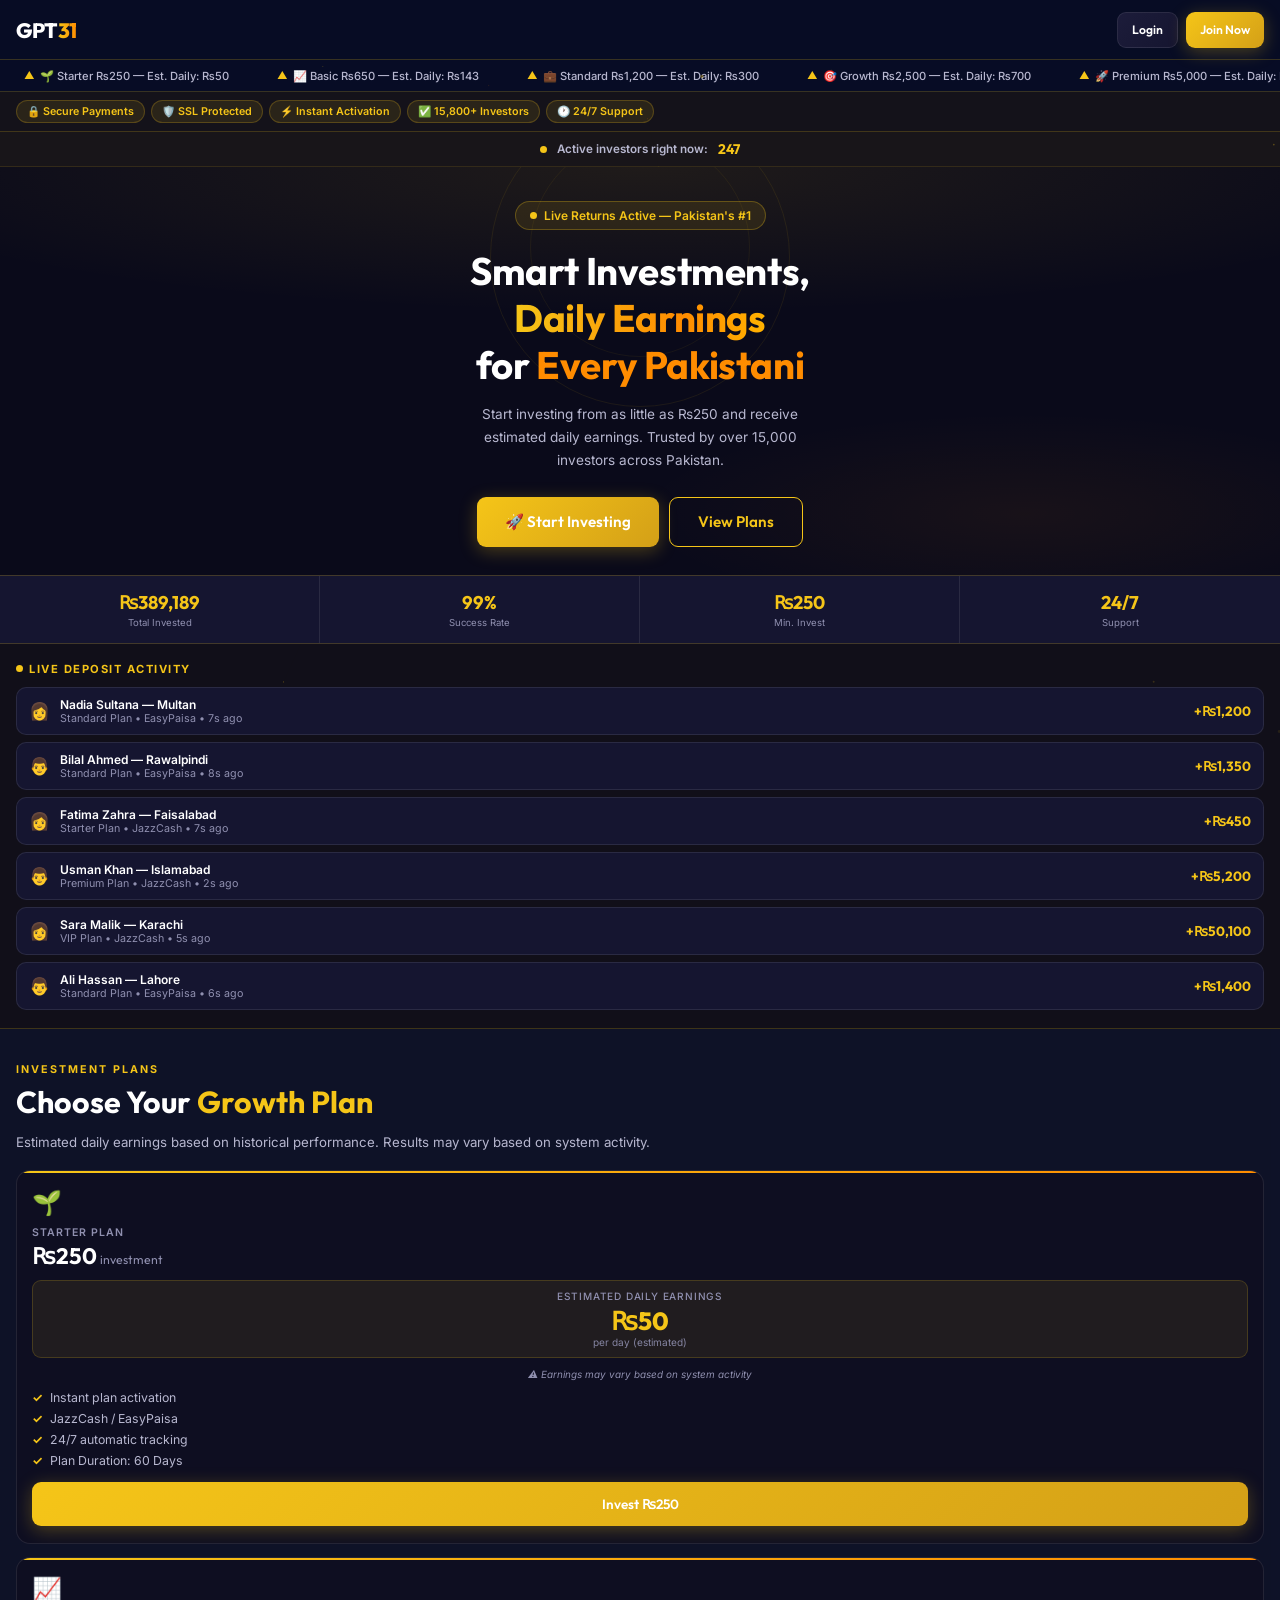
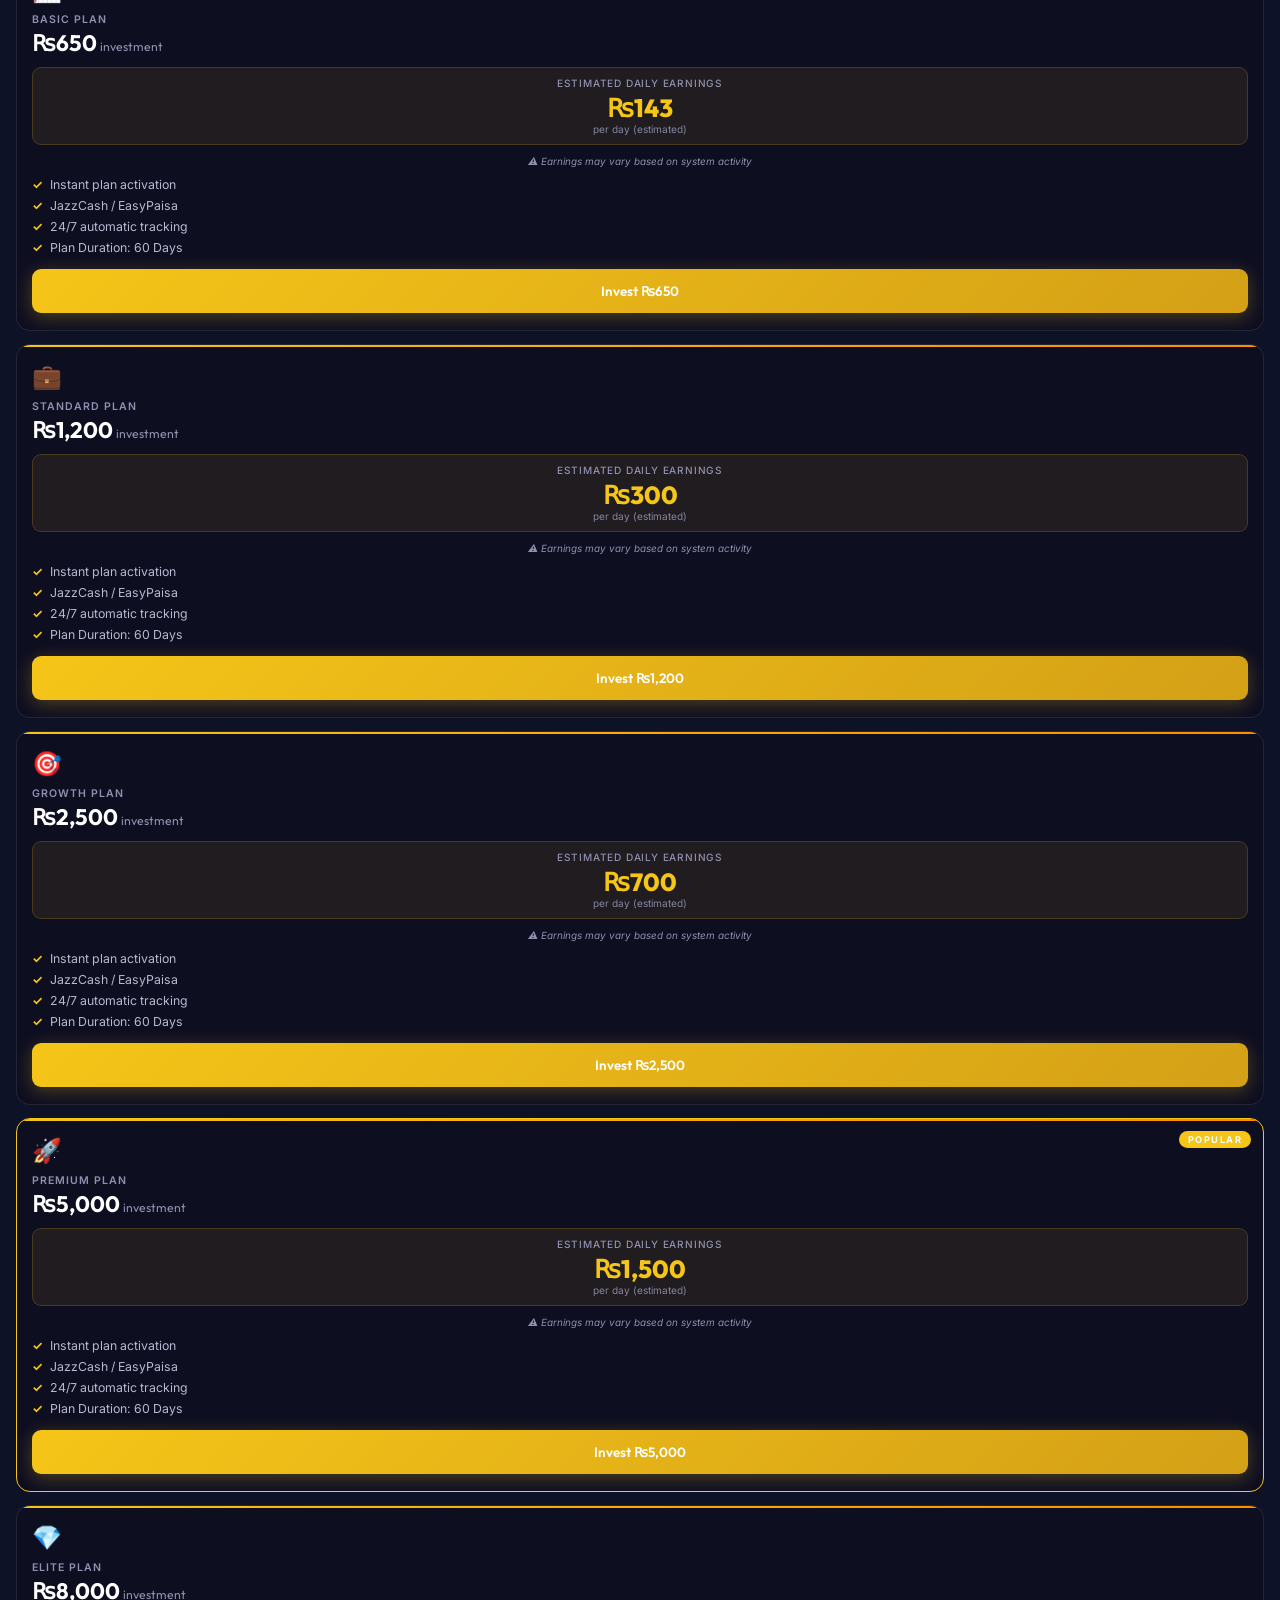
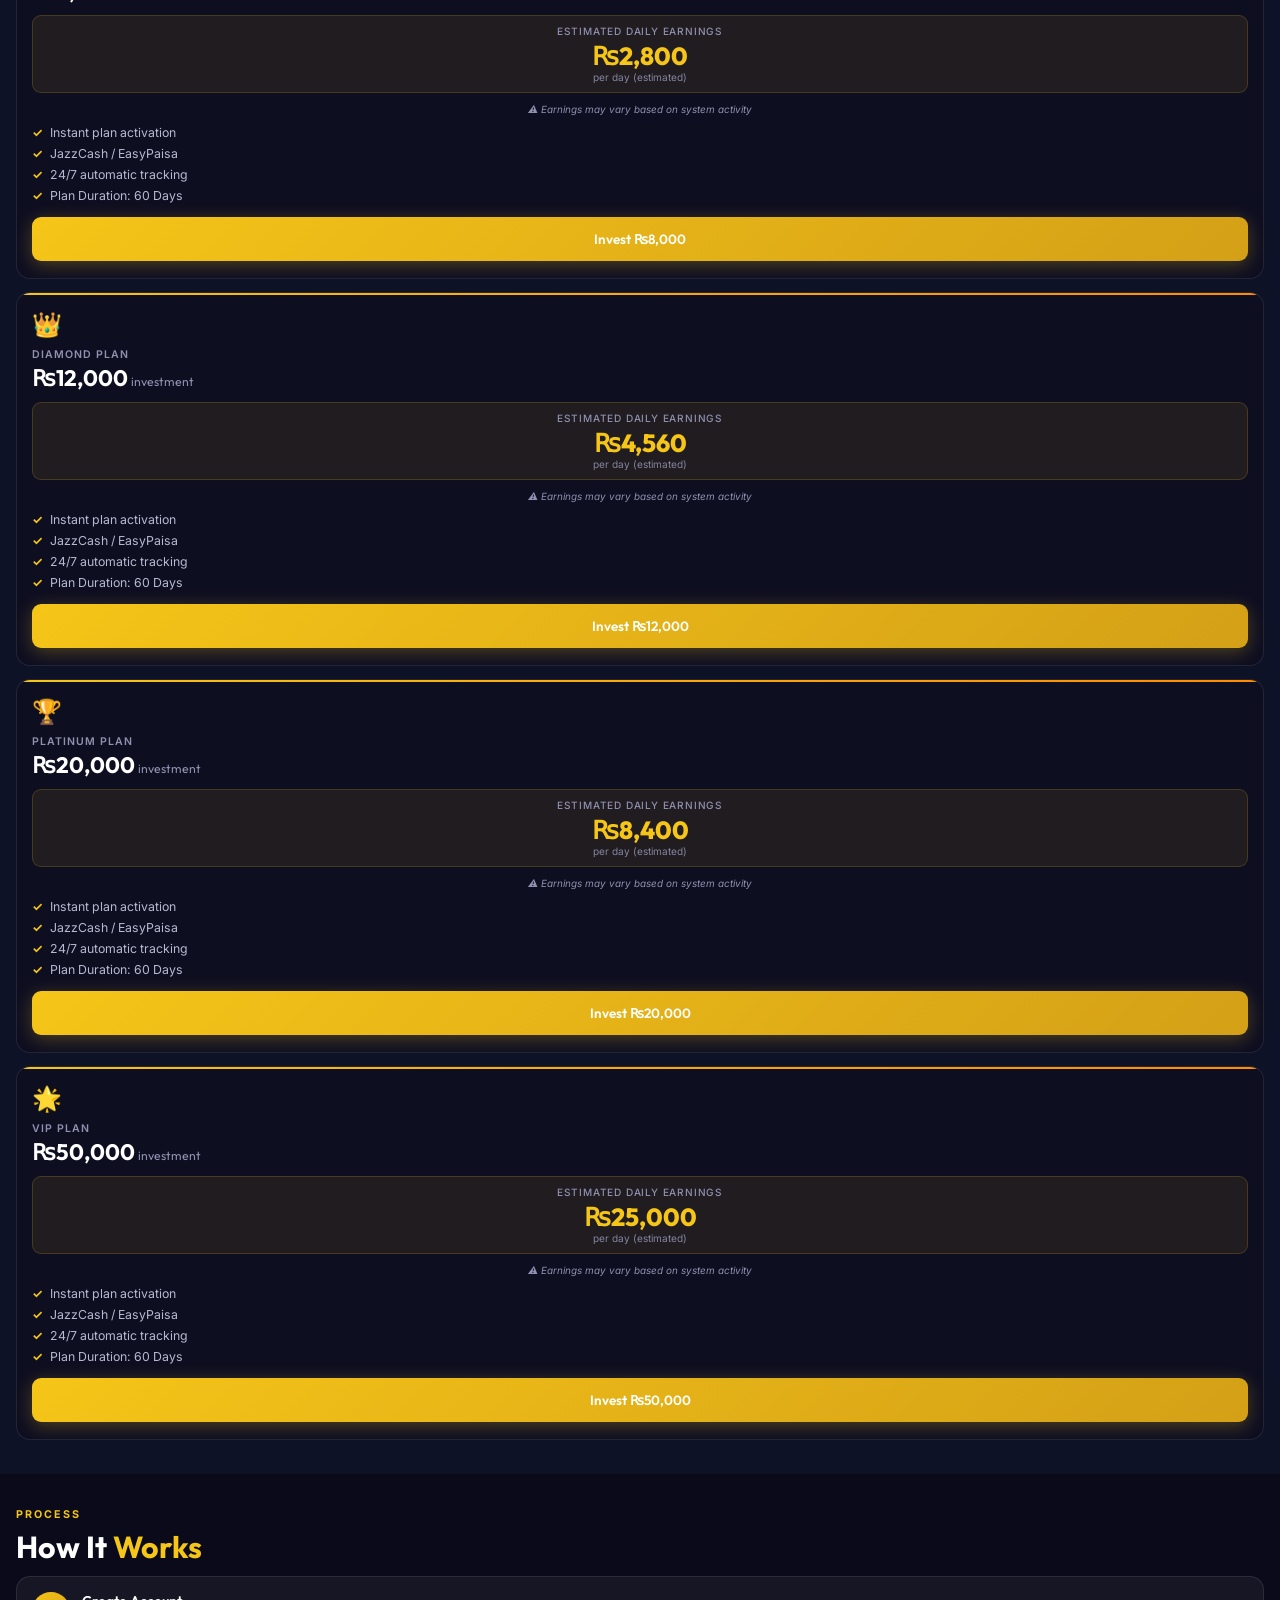
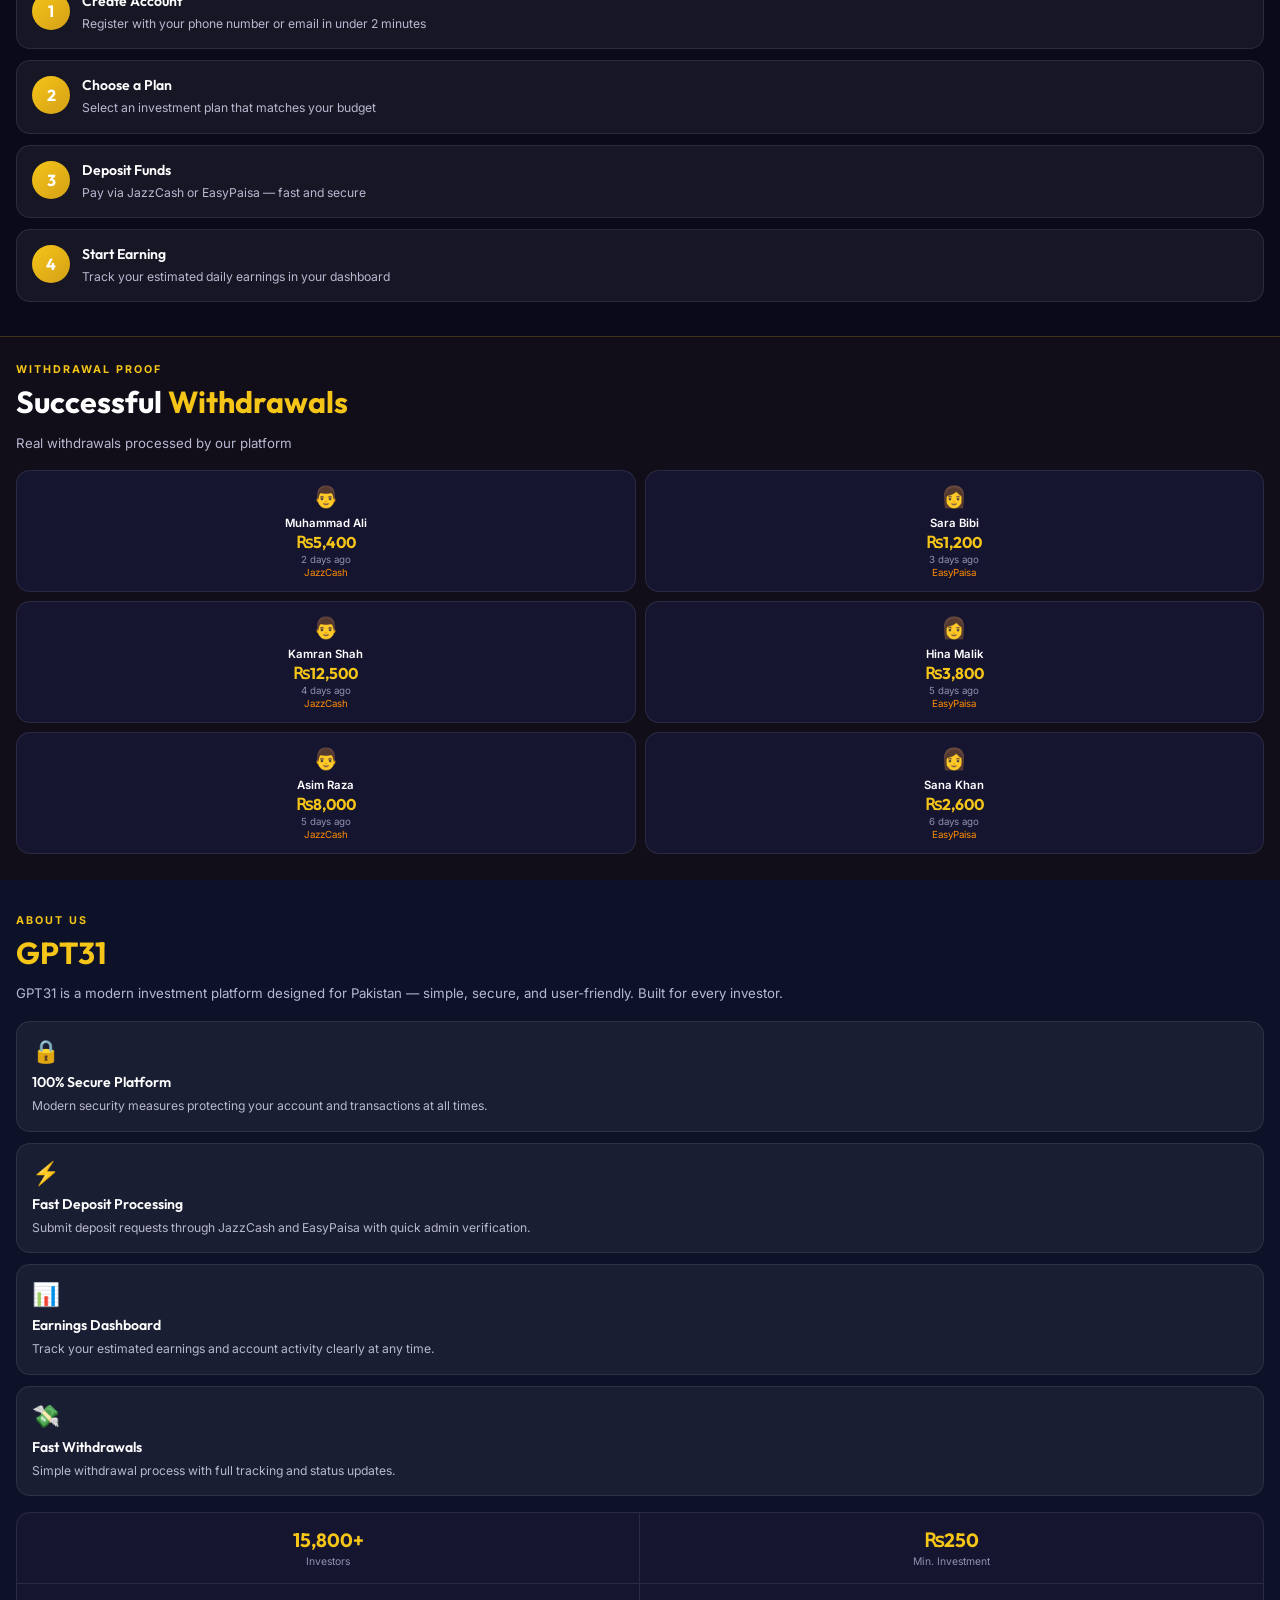
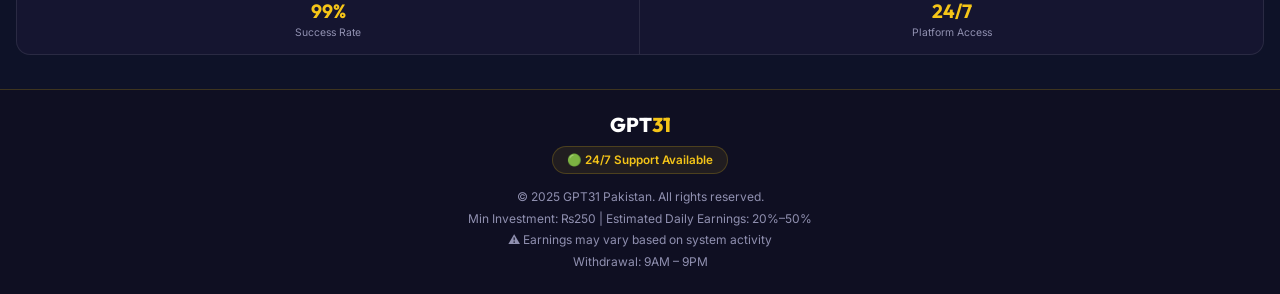
<file: index.html>
<!DOCTYPE html>
<html lang="en">
<head>
<meta charset="UTF-8">
<meta name="viewport" content="width=device-width, initial-scale=1.0, maximum-scale=1.0, user-scalable=no">
<title>GPT31 — Smart Investment Platform</title>
<link href="https://fonts.googleapis.com/css2?family=Outfit:wght@300;400;500;600;700;800&family=Inter:wght@300;400;500;600&display=swap" rel="stylesheet">
<style>
:root{
  --green:#F5C518;--green-dark:#D4A017;--green-light:#FFD700;
  --gold:#F5C518;--gold-dark:#D4A800;
  --navy:#0A0A1A;--navy-mid:#0F0F22;--navy-card:#151530;--navy-light:#1C1C3A;
  --teal:#FF8C00;--teal-dark:#E07800;
  --white:#FFFFFF;--gray:#9090B0;--gray2:#B8B8D0;
  --danger:#F04060;
  --card-bg:rgba(15,15,34,0.98);--glass:rgba(255,255,255,0.05);
  --border:rgba(245,197,24,0.2);--border2:rgba(255,255,255,0.09);
  --shadow:0 8px 40px rgba(0,0,0,0.55);
  --nav-h:60px;--bottom-h:68px;--radius:14px;--radius-sm:9px;
}
*,*::before,*::after{box-sizing:border-box;margin:0;padding:0;-webkit-tap-highlight-color:transparent}
html{scroll-behavior:smooth}
body{font-family:'Inter',sans-serif;background:var(--navy);color:var(--white);overflow-x:hidden;min-height:100vh}
h1,h2,h3,h4,h5{font-family:'Outfit',sans-serif}
#loadingBar{position:fixed;top:0;left:0;height:3px;background:linear-gradient(90deg,var(--green),var(--teal));z-index:9999;width:0;transition:width .4s ease,opacity .3s}
.page{display:none;min-height:100vh}
.page.active{display:block}
#particles{position:fixed;top:0;left:0;width:100%;height:100%;z-index:0;pointer-events:none}
.ticker-wrap{background:rgba(8,13,38,.99);border-bottom:1px solid var(--border);overflow:hidden;height:32px;display:flex;align-items:center}
.ticker-inner{display:flex;animation:ticker 45s linear infinite;white-space:nowrap}
.ticker-item{font-size:.7rem;color:var(--gray2);padding:0 24px;font-weight:500;flex-shrink:0;display:flex;align-items:center;gap:5px}
.ticker-up{color:var(--green);font-size:.65rem}
@keyframes ticker{from{transform:translateX(0)}to{transform:translateX(-50%)}}
.btn{display:inline-flex;align-items:center;justify-content:center;gap:6px;padding:11px 20px;border-radius:var(--radius-sm);font-family:'Outfit',sans-serif;font-weight:600;font-size:.84rem;cursor:pointer;transition:all .2s;border:none;text-decoration:none;min-height:44px}
.btn-primary{background:linear-gradient(135deg,var(--green),var(--green-dark));color:#fff;box-shadow:0 4px 18px rgba(245,197,24,.28)}
.btn-primary:active{transform:scale(.97)}
.btn-secondary{background:linear-gradient(135deg,var(--navy-light),var(--navy-card));color:var(--white);border:1.5px solid var(--border2)}
.btn-outline{background:transparent;border:1.5px solid var(--green);color:var(--green)}
.btn-gold{background:linear-gradient(135deg,var(--gold),var(--gold-dark));color:#fff;box-shadow:0 4px 18px rgba(232,160,32,.25)}
.btn-danger{background:linear-gradient(135deg,#F04060,#C02040);color:#fff}
.btn-teal{background:linear-gradient(135deg,var(--teal),var(--teal-dark));color:#fff}
.btn-sm{padding:8px 14px;font-size:.76rem;min-height:36px}
.btn-full{width:100%}
.btn-lg{padding:14px 28px;font-size:.95rem;min-height:50px}
.land-nav{position:fixed;top:0;left:0;right:0;z-index:200;display:flex;align-items:center;justify-content:space-between;padding:0 16px;height:var(--nav-h);background:rgba(8,13,38,.97);border-bottom:1px solid var(--border);backdrop-filter:blur(14px)}
.logo{font-family:'Outfit',sans-serif;font-weight:800;font-size:1.3rem;color:var(--white);letter-spacing:-.5px}
.logo-accent{color:var(--green)}
.sec-badges{display:flex;align-items:center;gap:6px;overflow-x:auto;padding:8px 16px;background:rgba(245,197,24,.04);border-bottom:1px solid var(--border);-webkit-overflow-scrolling:touch;scrollbar-width:none}
.sec-badges::-webkit-scrollbar{display:none}
.sec-badge{display:inline-flex;align-items:center;gap:5px;font-size:.67rem;font-weight:600;color:var(--green);background:rgba(245,197,24,.1);border:1px solid rgba(245,197,24,.2);border-radius:100px;padding:4px 10px;white-space:nowrap;flex-shrink:0}
.dash-nav{position:fixed;top:0;left:0;right:0;z-index:200;height:var(--nav-h);background:rgba(8,13,38,.97);border-bottom:1px solid var(--border);backdrop-filter:blur(14px);display:flex;align-items:center;justify-content:space-between;padding:0 16px}
.dn-logo{font-family:'Outfit',sans-serif;font-weight:800;font-size:1.28rem;color:var(--white)}
.dn-logo span{color:var(--green)}
.dn-right{display:flex;align-items:center;gap:8px}
.balance-chip{background:rgba(245,197,24,.1);border:1px solid rgba(245,197,24,.25);border-radius:100px;padding:6px 14px;font-size:.76rem;font-weight:700;color:var(--green);font-family:'Outfit',sans-serif}
.bottom-nav{position:fixed;bottom:0;left:0;right:0;height:var(--bottom-h);background:#080D26;border-top:1px solid rgba(245,197,24,.12);display:flex;align-items:stretch;z-index:200;padding-bottom:env(safe-area-inset-bottom)}
.bn-item{flex:1;display:flex;flex-direction:column;align-items:center;justify-content:center;gap:2px;color:rgba(136,153,187,.55);font-size:9px;font-weight:600;cursor:pointer;border:none;background:none;font-family:'Inter',sans-serif;padding:6px 2px;transition:all .2s;letter-spacing:.3px;position:relative}
.bn-item .bni{font-size:20px;line-height:1;transition:transform .18s}
.bn-item.active{color:var(--green)}
.bn-item.active .bni{transform:translateY(-2px)}
.bn-item.active::before{content:'';position:absolute;top:0;left:15%;right:15%;height:2px;background:linear-gradient(90deg,var(--green),var(--teal));border-radius:0 0 3px 3px}
#wa-btn{position:fixed;right:14px;bottom:calc(var(--bottom-h)+14px);width:46px;height:46px;background:#25D366;border-radius:50%;display:none;align-items:center;justify-content:center;z-index:190;box-shadow:0 4px 18px rgba(37,211,102,.45);text-decoration:none}
#live-notifs{position:fixed;bottom:calc(var(--bottom-h)+72px);left:10px;z-index:190;width:224px;pointer-events:none}
.lw-notif{background:var(--navy-card);border:1px solid rgba(245,197,24,.35);border-radius:12px;padding:10px 12px;margin-bottom:8px;display:flex;align-items:center;gap:10px;box-shadow:0 6px 24px rgba(0,0,0,.6);animation:slideInLeft .3s ease both;pointer-events:none}
.lw-avatar{font-size:1.25rem;flex-shrink:0}
.lw-name{font-size:.71rem;font-weight:600;font-family:'Outfit',sans-serif;color:var(--white)}
.lw-amount{font-size:.67rem;color:var(--green);font-weight:600}
.lw-status{font-size:.61rem;color:var(--gray)}
@keyframes slideInLeft{from{opacity:0;transform:translateX(-18px)}to{opacity:1;transform:translateX(0)}}
.pulse-dot{width:7px;height:7px;background:var(--green);border-radius:50%;animation:pulse 1.6s infinite;flex-shrink:0}
@keyframes pulse{0%,100%{opacity:1;transform:scale(1)}50%{opacity:.45;transform:scale(1.4)}}
.land-content{padding-top:var(--nav-h)}
.hero{padding:34px 16px 28px;background:radial-gradient(ellipse 100% 55% at 50% 0%,rgba(245,197,24,.09) 0%,transparent 65%),radial-gradient(ellipse 55% 45% at 80% 85%,rgba(255,140,0,.06) 0%,transparent 55%),var(--navy);text-align:center}
.hero-badge{display:inline-flex;align-items:center;gap:7px;background:rgba(245,197,24,.1);border:1px solid rgba(245,197,24,.25);border-radius:100px;padding:6px 14px;margin-bottom:18px;font-size:.75rem;color:var(--green);font-weight:600}
.hero h1{font-size:clamp(1.65rem,6vw,2.4rem);font-weight:700;line-height:1.22;margin-bottom:14px;letter-spacing:-.4px}
.acc-g{color:var(--green)}.acc-t{color:var(--teal)}
.hero-p{font-size:.85rem;color:var(--gray2);margin:0 auto 24px;line-height:1.72;max-width:340px}
.hero-actions{display:flex;gap:10px;justify-content:center;flex-wrap:wrap}
.stats-row{display:grid;grid-template-columns:repeat(4,1fr);background:var(--navy-card);border-top:1px solid var(--border);border-bottom:1px solid var(--border)}
.stat{text-align:center;padding:15px 6px;border-right:1px solid var(--border2)}
.stat:last-child{border-right:none}
.stat-val{font-family:'Outfit',sans-serif;font-size:1.15rem;font-weight:700;color:var(--green)}
.stat-label{font-size:.6rem;color:var(--gray);margin-top:3px}
.active-users-bar{background:rgba(245,197,24,.06);border-bottom:1px solid rgba(245,197,24,.12);padding:8px 16px;display:flex;align-items:center;justify-content:center;gap:10px}
.aub-text{font-size:.73rem;font-weight:600;color:var(--gray2)}
.aub-count{font-family:'Outfit',sans-serif;font-size:.87rem;font-weight:700;color:var(--green)}
.live-feed-section{padding:18px 16px;background:rgba(245,197,24,.03);border-bottom:1px solid var(--border)}
.live-feed-title{font-size:.7rem;font-weight:700;color:var(--green);text-transform:uppercase;letter-spacing:1.5px;margin-bottom:11px;display:flex;align-items:center;gap:6px}
.feed-item{background:var(--navy-card);border:1px solid var(--border2);border-radius:10px;padding:9px 12px;display:flex;align-items:center;gap:10px;margin-bottom:7px;animation:fadeInUp .4s ease both}
.feed-item:last-child{margin-bottom:0}
.fi-name{font-size:.75rem;font-weight:600;color:var(--white)}
.fi-detail{font-size:.67rem;color:var(--gray)}
.fi-amount{margin-left:auto;font-family:'Outfit',sans-serif;font-size:.84rem;font-weight:700;color:var(--green);flex-shrink:0}
@keyframes fadeInUp{from{opacity:0;transform:translateY(8px)}to{opacity:1;transform:translateY(0)}}
.section{padding:34px 16px}
.section-tag{font-size:.67rem;font-weight:700;letter-spacing:2px;text-transform:uppercase;color:var(--green);margin-bottom:8px}
.section-title{font-size:clamp(1.3rem,5vw,1.9rem);font-weight:700;line-height:1.22;margin-bottom:10px}
.section-title .acc{color:var(--gold)}
.section-sub{color:var(--gray2);font-size:.83rem;line-height:1.72;margin-bottom:16px}
.plans-grid{display:flex;flex-direction:column;gap:13px}
.plan-card{background:var(--card-bg);border:1px solid var(--border2);border-radius:var(--radius);padding:17px 15px;position:relative;overflow:hidden;cursor:pointer}
.plan-card.featured{border-color:var(--green)}
.plan-card.featured::before{content:'POPULAR';position:absolute;top:12px;right:12px;background:var(--green);color:#fff;font-size:.58rem;font-weight:700;letter-spacing:1.5px;padding:3px 9px;border-radius:100px}
.plan-card::after{content:'';position:absolute;top:0;left:0;right:0;height:2px;background:linear-gradient(90deg,var(--green),var(--teal))}
.plan-icon{font-size:1.5rem;margin-bottom:9px}
.plan-name{font-size:.66rem;color:var(--gray);font-weight:600;letter-spacing:1px;text-transform:uppercase;margin-bottom:3px}
.plan-amount{font-family:'Outfit',sans-serif;font-size:1.4rem;font-weight:700;color:var(--white)}
.plan-amount span{font-size:.77rem;color:var(--gray);font-weight:400;margin-left:3px}
.plan-est-box{background:rgba(245,197,24,.08);border:1px solid rgba(245,197,24,.18);border-radius:9px;padding:9px 12px;margin:10px 0;text-align:center}
.plan-est-label{font-size:.63rem;color:var(--gray);font-weight:500;margin-bottom:3px;text-transform:uppercase;letter-spacing:.8px}
.plan-est-val{font-family:'Outfit',sans-serif;font-size:1.55rem;font-weight:800;color:var(--green)}
.plan-est-sub{font-size:.63rem;color:var(--gray);opacity:.9}
.plan-disclaimer{font-size:.62rem;color:var(--gray);text-align:center;margin-bottom:10px;font-style:italic}
.plan-features{list-style:none;display:flex;flex-direction:column;gap:6px;margin-bottom:14px}
.plan-features li{font-size:.77rem;color:var(--gray2);display:flex;align-items:center;gap:7px}
.plan-features li::before{content:'✓';color:var(--green);font-weight:700;flex-shrink:0}
.steps{display:flex;flex-direction:column;gap:11px}
.step{background:var(--glass);border:1px solid var(--border2);border-radius:var(--radius);padding:15px;display:flex;align-items:flex-start;gap:12px}
.step-num{width:38px;height:38px;border-radius:50%;background:linear-gradient(135deg,var(--green),var(--green-dark));color:#fff;font-family:'Outfit',sans-serif;font-weight:700;font-size:1rem;display:flex;align-items:center;justify-content:center;flex-shrink:0}
.step h4{font-size:.88rem;margin-bottom:4px;font-weight:600}
.step p{font-size:.76rem;color:var(--gray2);line-height:1.6}
.proof-section{padding:26px 16px;background:rgba(255,140,0,.03);border-top:1px solid var(--border)}
.proof-grid{display:grid;grid-template-columns:1fr 1fr;gap:9px;margin-top:10px}
.proof-card{background:var(--navy-card);border:1px solid var(--border2);border-radius:var(--radius);padding:13px;text-align:center}
.proof-card .pc-emoji{font-size:1.3rem;margin-bottom:7px}
.proof-card .pc-name{font-size:.71rem;font-weight:600;color:var(--white);margin-bottom:2px}
.proof-card .pc-amount{font-family:'Outfit',sans-serif;font-size:.98rem;font-weight:700;color:var(--green)}
.proof-card .pc-date{font-size:.61rem;color:var(--gray);margin-top:2px}
.proof-card .pc-method{font-size:.61rem;color:var(--teal);margin-top:2px}
.about-cards{display:flex;flex-direction:column;gap:11px}
.about-card-item{background:var(--glass);border:1px solid var(--border2);border-radius:var(--radius);padding:15px}
.about-card-item .ac-icon{font-size:1.4rem;margin-bottom:8px}
.about-card-item h4{font-size:.88rem;margin-bottom:5px;font-weight:600}
.about-card-item p{font-size:.76rem;color:var(--gray2);line-height:1.6}
.about-stats-row{display:grid;grid-template-columns:1fr 1fr;gap:0;background:var(--navy-card);border:1px solid var(--border2);border-radius:var(--radius);overflow:hidden;margin-top:16px}
.about-stat{padding:15px;text-align:center;border-right:1px solid var(--border2);border-bottom:1px solid var(--border2)}
.about-stat:nth-child(2n){border-right:none}
.about-stat:nth-child(3),.about-stat:nth-child(4){border-bottom:none}
.as-val{font-family:'Outfit',sans-serif;font-size:1.2rem;font-weight:700;color:var(--green)}
.as-label{font-size:.65rem;color:var(--gray);margin-top:3px}
footer{background:var(--navy-mid);border-top:1px solid var(--border);padding:22px 16px;text-align:center}
.footer-logo{font-family:'Outfit',sans-serif;font-weight:800;font-size:1.25rem;color:var(--white);margin-bottom:9px}
.footer-logo span{color:var(--green)}
footer p{color:var(--gray);font-size:.75rem;line-height:1.8}
.footer-support{display:inline-flex;align-items:center;gap:7px;background:rgba(245,197,24,.08);border:1px solid rgba(245,197,24,.2);border-radius:100px;padding:6px 14px;font-size:.73rem;font-weight:600;color:var(--green);margin-bottom:12px}
#page-auth{min-height:100vh;background:radial-gradient(ellipse 60% 50% at 30% 25%,rgba(245,197,24,.07) 0%,transparent 55%),var(--navy)}
.auth-nav{position:fixed;top:0;left:0;right:0;z-index:200;height:var(--nav-h);background:rgba(8,13,38,.97);border-bottom:1px solid var(--border);backdrop-filter:blur(14px);display:flex;align-items:center;justify-content:space-between;padding:0 16px}
.auth-inner{padding:calc(var(--nav-h)+20px) 16px 40px;display:flex;justify-content:center}
.auth-box{background:var(--card-bg);border:1px solid var(--border2);border-radius:18px;padding:24px 20px;width:100%;max-width:420px}
.auth-box h2{font-size:1.4rem;margin-bottom:5px;font-weight:700}
.auth-sub{color:var(--gray2);font-size:.8rem;margin-bottom:19px}
.tabs{display:flex;background:rgba(255,255,255,.04);border-radius:8px;padding:3px;margin-bottom:19px;gap:3px}
.tab{flex:1;padding:9px;text-align:center;border-radius:6px;font-family:'Outfit',sans-serif;font-weight:600;font-size:.81rem;cursor:pointer;transition:all .2s;color:var(--gray2)}
.tab.active{background:var(--green);color:#fff}
.form-group{margin-bottom:13px}
.form-group label{display:block;font-size:.73rem;font-weight:600;color:var(--gray2);margin-bottom:5px;letter-spacing:.2px}
.form-group input,.form-group select{width:100%;padding:11px 13px;background:rgba(255,255,255,.05);border:1.5px solid rgba(255,255,255,.09);border-radius:var(--radius-sm);color:var(--white);font-size:.86rem;font-family:'Inter',sans-serif;transition:border-color .2s;outline:none;-webkit-appearance:none}
.form-group input:focus,.form-group select:focus{border-color:var(--green);box-shadow:0 0 0 3px rgba(245,197,24,.1)}
.form-group input::placeholder{color:rgba(136,153,187,.4)}
.form-group select option{background:var(--navy-mid)}
.captcha-box{background:rgba(255,255,255,.03);border:1.5px solid rgba(255,255,255,.09);border-radius:var(--radius-sm);padding:12px 13px;display:flex;align-items:center;gap:12px;margin-bottom:13px;cursor:pointer;transition:border-color .2s}
.captcha-box:hover{border-color:var(--green)}
.captcha-check{width:21px;height:21px;border:2px solid var(--gray);border-radius:4px;display:flex;align-items:center;justify-content:center;transition:all .3s;flex-shrink:0}
.captcha-check.checked{background:var(--green);border-color:var(--green)}
.captcha-box span{font-size:.82rem;color:var(--gray2)}
.captcha-logo{margin-left:auto;font-size:.57rem;color:var(--gray);text-align:right;line-height:1.4}
.msg{padding:10px 13px;border-radius:8px;font-size:.78rem;margin-bottom:12px;display:none}
.msg.success{background:rgba(245,197,24,.1);border:1px solid rgba(245,197,24,.25);color:var(--green)}
.msg.error{background:rgba(240,64,96,.09);border:1px solid rgba(240,64,96,.25);color:var(--danger)}
.field-err{color:var(--danger);font-size:.69rem;margin-top:3px}
#page-dashboard{background:var(--navy);padding-top:var(--nav-h);overflow-y:auto;height:100vh}
.dash-content{padding:13px;padding-bottom:calc(var(--bottom-h)+120px)}
.dash-tab{display:none}
.dash-tab.active{display:block}
.balance-card{background:linear-gradient(135deg,var(--navy-light) 0%,var(--navy-card) 100%);border:1px solid rgba(245,197,24,.18);border-radius:18px;padding:20px;margin-bottom:14px;position:relative;overflow:hidden}
.balance-card::before{content:'';position:absolute;top:-50px;right:-50px;width:170px;height:170px;background:radial-gradient(circle,rgba(245,197,24,.1),transparent 70%);border-radius:50%}
.balance-card::after{content:'';position:absolute;top:0;left:0;right:0;height:2px;background:linear-gradient(90deg,var(--green),var(--teal))}
.balance-label{font-size:.72rem;color:var(--gray2);margin-bottom:4px;font-weight:500}
.balance-val{font-family:'Outfit',sans-serif;font-size:2rem;font-weight:700;color:var(--white)}
.balance-sub{font-size:.71rem;color:var(--gray);margin-top:4px;margin-bottom:15px}
.balance-actions{display:flex;gap:9px}
.balance-actions .btn{flex:1;min-height:44px}
.cards-row{display:grid;grid-template-columns:1fr 1fr;gap:9px;margin-bottom:14px}
.mini-card{background:var(--card-bg);border:1px solid var(--border2);border-radius:var(--radius);padding:14px 12px}
.mini-card .mc-label{font-size:.63rem;color:var(--gray);margin-bottom:5px;font-weight:600;letter-spacing:.5px;text-transform:uppercase}
.mini-card .mc-val{font-family:'Outfit',sans-serif;font-size:1.22rem;font-weight:700}
.mini-card .mc-sub{font-size:.67rem;color:var(--gray);margin-top:3px}
.panel{background:var(--card-bg);border:1px solid var(--border2);border-radius:var(--radius);padding:15px;margin-bottom:14px;overflow-x:auto;-webkit-overflow-scrolling:touch}
.panel-title{font-size:.93rem;font-weight:700;margin-bottom:12px;display:flex;align-items:center;gap:7px;font-family:'Outfit',sans-serif}
.panel-title .ptag{font-size:.61rem;font-weight:700;letter-spacing:1.5px;text-transform:uppercase;color:var(--green);background:rgba(245,197,24,.1);padding:2px 7px;border-radius:100px;margin-left:auto;flex-shrink:0}
.hist-table{width:100%;border-collapse:collapse;min-width:320px}
.hist-table th{font-size:.63rem;color:var(--gray);font-weight:600;letter-spacing:.5px;text-transform:uppercase;text-align:left;padding:7px 8px;border-bottom:1px solid var(--border2)}
.hist-table td{padding:8px;font-size:.76rem;border-bottom:1px solid rgba(255,255,255,.04)}
.hist-table tr:last-child td{border-bottom:none}
.badge{display:inline-block;font-size:.61rem;font-weight:700;padding:2px 7px;border-radius:100px;text-transform:uppercase;letter-spacing:.4px}
.badge-success{background:rgba(245,197,24,.1);color:var(--green);border:1px solid rgba(245,197,24,.2)}
.badge-pending{background:rgba(232,160,32,.1);color:var(--gold);border:1px solid rgba(232,160,32,.2)}
.badge-fail{background:rgba(240,64,96,.1);color:var(--danger);border:1px solid rgba(240,64,96,.2)}
.trust-strip{display:flex;flex-wrap:wrap;gap:6px;margin-bottom:14px}
.trust-badge{font-size:.66rem;font-weight:600;padding:4px 9px;border-radius:100px;display:flex;align-items:center;gap:4px}
.pro-plans-grid{display:flex;flex-direction:column;gap:11px}
.pro-plan-card{background:var(--card-bg);border:1.5px solid var(--border2);border-radius:var(--radius);padding:17px 14px;position:relative;overflow:hidden;transition:border-color .2s}
.pro-plan-card.is-featured{border-color:var(--green)}
.pro-plan-card.is-active{border-color:var(--teal)}
.pro-plan-card::after{content:'';position:absolute;top:0;left:0;right:0;height:2px;background:linear-gradient(90deg,var(--green),var(--teal));opacity:0}
.pro-plan-card.is-featured::after,.pro-plan-card.is-active::after{opacity:1}
.ppc-pop{position:absolute;top:11px;right:11px;background:var(--green);color:#fff;font-size:.57rem;font-weight:700;letter-spacing:1.5px;padding:3px 8px;border-radius:100px}
.ppc-act{position:absolute;top:11px;right:11px;background:var(--teal);color:#fff;font-size:.57rem;font-weight:700;padding:3px 8px;border-radius:100px}
.ppc-icon{font-size:1.55rem;margin-bottom:7px}
.ppc-label{font-size:.64rem;color:var(--gray);font-weight:600;letter-spacing:1px;text-transform:uppercase}
.ppc-amount{font-family:'Outfit',sans-serif;font-size:1.5rem;font-weight:700;margin-bottom:3px}
.ppc-est-box{background:rgba(245,197,24,.07);border:1px solid rgba(245,197,24,.18);border-radius:9px;padding:9px;text-align:center;margin:8px 0}
.ppc-est-label{font-size:.63rem;color:var(--gray);text-transform:uppercase;letter-spacing:.8px;margin-bottom:3px}
.ppc-est-val{font-family:'Outfit',sans-serif;font-size:1.55rem;font-weight:800;color:var(--green)}
.ppc-est-sub{font-size:.63rem;color:var(--gray);opacity:.9}
.ppc-disclaimer{font-size:.61rem;color:var(--gray);font-style:italic;text-align:center;margin-bottom:10px}
.ppc-rate{font-size:.75rem;color:var(--gold);font-weight:600;text-align:center;margin-bottom:10px}
.ppc-features{list-style:none;display:flex;flex-direction:column;gap:5px;margin-bottom:12px}
.ppc-features li{font-size:.75rem;color:var(--gray2);display:flex;align-items:center;gap:7px}
.ppc-features li::before{content:'✓';color:var(--green);font-weight:700;flex-shrink:0}
.live-earnings-grid{display:flex;flex-direction:column;gap:11px;margin-bottom:14px}
.live-earn-card{background:linear-gradient(135deg,var(--navy-card),var(--navy));border:1.5px solid rgba(245,197,24,.22);border-radius:var(--radius);padding:15px;position:relative;overflow:hidden}
.live-earn-card::before{content:'';position:absolute;top:0;left:0;right:0;height:2px;background:linear-gradient(90deg,var(--green),var(--teal))}
.lec-header{display:flex;align-items:center;justify-content:space-between;margin-bottom:11px}
.lec-plan-name{display:flex;align-items:center;gap:7px}
.lec-icon{font-size:1.2rem}
.lec-name{font-family:'Outfit',sans-serif;font-size:.9rem;font-weight:700}
.lec-amount{font-size:.67rem;color:var(--gray)}
.lec-status-badge{background:rgba(245,197,24,.12);border:1px solid rgba(245,197,24,.25);border-radius:100px;padding:3px 8px;font-size:.63rem;font-weight:700;color:var(--green);letter-spacing:.5px;display:flex;align-items:center;gap:4px;flex-shrink:0}
.lec-countdown{text-align:center;margin-bottom:10px}
.lec-timer{font-family:'Outfit',sans-serif;font-size:1.6rem;font-weight:800;color:var(--white);letter-spacing:2px;font-variant-numeric:tabular-nums}
.lec-timer-label{font-size:.63rem;color:var(--gray);margin-top:2px;text-transform:uppercase;letter-spacing:1px}
.lec-pb{height:5px;background:rgba(255,255,255,.06);border-radius:3px;overflow:hidden;margin-bottom:10px}
.lec-pb-fill{height:100%;background:linear-gradient(90deg,var(--green),var(--teal));border-radius:3px;transition:width .5s}
.lec-profit-row{display:flex;align-items:center;justify-content:space-between;background:rgba(245,197,24,.06);border:1px solid rgba(245,197,24,.13);border-radius:9px;padding:8px 10px}
.lec-earned-now{font-family:'Outfit',sans-serif;font-size:1.22rem;font-weight:800;color:var(--green)}
.lec-earned-label,.lec-total-label{font-size:.63rem;color:var(--gray)}
.lec-total-val{font-family:'Outfit',sans-serif;font-size:.86rem;font-weight:700;color:var(--gold);text-align:right}
.no-plan-banner{background:var(--glass);border:1px dashed rgba(245,197,24,.2);border-radius:var(--radius);padding:24px;text-align:center;margin-bottom:14px}
.no-plan-banner h4{font-size:.96rem;margin-bottom:6px;font-weight:700}
.no-plan-banner p{font-size:.79rem;color:var(--gray2);margin-bottom:14px;line-height:1.6}
.wd-info-grid{display:grid;grid-template-columns:repeat(3,1fr);gap:8px;margin-bottom:14px}
.wd-info{background:rgba(255,255,255,.03);border:1px solid var(--border2);border-radius:10px;padding:12px;text-align:center}
.wi-val{font-family:'Outfit',sans-serif;font-size:1.05rem;font-weight:700;color:var(--gold)}
.wi-label{font-size:.62rem;color:var(--gray);margin-top:3px}
.saved-num-locked{background:rgba(245,197,24,.04);border:1px solid rgba(245,197,24,.18);border-radius:10px;padding:12px 14px;margin-bottom:8px}
.sn-locked-header{display:flex;align-items:center;justify-content:space-between;margin-bottom:4px}
.sn-type-badge{font-size:.62rem;font-weight:700;color:var(--green);background:rgba(245,197,24,.1);border:1px solid rgba(245,197,24,.18);border-radius:100px;padding:2px 7px;text-transform:uppercase;letter-spacing:.5px}
.sn-verified{font-size:.61rem;font-weight:700;color:#48C774;background:rgba(72,199,116,.1);border:1px solid rgba(72,199,116,.18);border-radius:100px;padding:2px 7px;display:flex;align-items:center;gap:3px}
.sn-name{font-size:.8rem;font-weight:600;color:var(--white);margin-bottom:2px}
.sn-number{font-size:.76rem;color:var(--gray2)}
.sn-lock-msg{font-size:.65rem;color:var(--gray);font-style:italic;margin-top:6px;border-top:1px solid rgba(255,255,255,.06);padding-top:6px}
.add-num-prompt{background:var(--glass);border:1px dashed rgba(245,197,24,.18);border-radius:10px;padding:13px;text-align:center;margin-bottom:8px}
.add-num-prompt p{font-size:.77rem;color:var(--gray2);margin-bottom:10px}
.info-row{display:flex;justify-content:space-between;align-items:center;padding:8px 11px;background:rgba(255,255,255,.03);border-radius:7px;margin-bottom:5px}
.info-row .label{font-size:.73rem;color:var(--gray2)}
.info-row .value{font-weight:700;font-size:.81rem}
.copy-btn{background:rgba(245,197,24,.12);border:none;color:var(--green);font-size:.65rem;padding:4px 8px;border-radius:5px;cursor:pointer;font-family:'Outfit',sans-serif;font-weight:600}
.profile-header{text-align:center;padding:20px 0 15px}
.profile-avatar{width:68px;height:68px;border-radius:50%;background:linear-gradient(135deg,var(--green),var(--green-dark));display:flex;align-items:center;justify-content:center;font-size:1.9rem;margin:0 auto 10px}
.profile-name{font-family:'Outfit',sans-serif;font-size:1.2rem;font-weight:700;margin-bottom:4px}
.profile-status{font-size:.75rem;color:var(--green);display:flex;align-items:center;justify-content:center;gap:5px}
.ref-code-box{background:rgba(232,160,32,.06);border:1px solid rgba(232,160,32,.18);border-radius:var(--radius);padding:14px;margin-bottom:12px}
.ref-code-label{font-size:.67rem;color:var(--gray2);margin-bottom:5px}
.ref-code-val{font-family:'Outfit',sans-serif;font-size:1rem;font-weight:700;color:var(--gold);letter-spacing:1px}
.ref-link-row{display:flex;align-items:center;gap:7px;margin-top:6px}
.ref-link-text{font-size:.69rem;color:var(--gray);flex:1;overflow:hidden;text-overflow:ellipsis;white-space:nowrap}
.ref-table{width:100%;border-collapse:collapse;min-width:320px}
.ref-table th{font-size:.62rem;color:var(--gray);font-weight:600;text-transform:uppercase;letter-spacing:.5px;text-align:left;padding:7px 8px;border-bottom:1px solid var(--border2)}
.ref-table td{padding:8px;font-size:.76rem;border-bottom:1px solid rgba(255,255,255,.04)}
.admin-table{width:100%;border-collapse:collapse;min-width:500px}
.admin-table th{font-size:.63rem;color:var(--gray);font-weight:600;text-align:left;padding:7px 8px;border-bottom:1px solid var(--border2);letter-spacing:.5px;text-transform:uppercase}
.admin-table td{padding:8px;font-size:.76rem;border-bottom:1px solid rgba(255,255,255,.04);vertical-align:middle}
.admin-tabs-row{display:flex;gap:5px;overflow-x:auto;padding-bottom:4px;margin-bottom:13px;-webkit-overflow-scrolling:touch;scrollbar-width:none}
.admin-tabs-row::-webkit-scrollbar{display:none}
.admin-tab-btn{flex-shrink:0;padding:8px 14px;border-radius:8px;background:rgba(255,255,255,.05);border:1px solid var(--border2);color:var(--gray2);font-size:.77rem;font-weight:600;cursor:pointer;font-family:'Outfit',sans-serif;white-space:nowrap}
.admin-tab-btn.active{background:var(--green);color:#fff;border-color:var(--green)}
.admin-stat-grid{display:grid;grid-template-columns:1fr 1fr;gap:9px;margin-bottom:14px}
.admin-stat-box{background:var(--card-bg);border:1px solid var(--border2);border-radius:var(--radius);padding:15px;text-align:center}
.admin-stat-box .asv{font-family:'Outfit',sans-serif;font-size:1.75rem;font-weight:700;color:var(--green)}
.admin-stat-box .asl{font-size:.67rem;color:var(--gray);margin-top:3px}
.modal-overlay{display:none;position:fixed;inset:0;background:rgba(0,0,0,.8);z-index:500;align-items:flex-end;justify-content:center;backdrop-filter:blur(4px)}
.modal-overlay.show{display:flex}
.modal{background:var(--navy-mid);border:1px solid var(--border2);border-top:1px solid rgba(245,197,24,.2);border-radius:20px 20px 0 0;padding:20px 17px 36px;width:100%;max-height:90vh;overflow-y:auto;animation:slideUp .28s ease;position:relative}
@keyframes slideUp{from{transform:translateY(100%)}to{transform:translateY(0)}}
.modal-handle{width:35px;height:4px;background:rgba(255,255,255,.15);border-radius:3px;margin:0 auto 15px}
.modal-close{position:absolute;top:13px;right:13px;width:28px;height:28px;border-radius:50%;background:rgba(255,255,255,.06);border:none;color:var(--gray2);cursor:pointer;font-size:.95rem;display:flex;align-items:center;justify-content:center}
.modal h3{font-size:1.08rem;margin-bottom:4px;font-family:'Outfit',sans-serif;font-weight:700}
.modal .modal-sub{color:var(--gray2);font-size:.77rem;margin-bottom:15px}
.dep-steps{display:flex;align-items:center;gap:0;margin-bottom:18px}
.dep-step-dot{width:27px;height:27px;border-radius:50%;display:flex;align-items:center;justify-content:center;font-size:.71rem;font-weight:700;font-family:'Outfit',sans-serif;transition:all .3s;flex-shrink:0}
.dep-step-dot.done{background:var(--green);color:#fff}
.dep-step-dot.active{background:var(--gold);color:#fff;box-shadow:0 0 0 3px rgba(232,160,32,.25)}
.dep-step-dot.pending{background:rgba(255,255,255,.07);color:var(--gray)}
.dep-step-line{flex:1;height:2px;background:rgba(255,255,255,.07);border-radius:1px;margin:0 3px}
.dep-step-line.done{background:var(--green)}
.deposit-step{display:none}
.deposit-step.active{display:block}
.pay-method-card{border:2px solid rgba(255,255,255,.08);border-radius:var(--radius);padding:13px 15px;display:flex;align-items:center;gap:12px;cursor:pointer;transition:all .22s;margin-bottom:9px;background:rgba(255,255,255,.02)}
.pay-method-card.selected{border-color:var(--green);background:rgba(245,197,24,.06)}
.pay-method-card:active{transform:scale(.98)}
.pmc-icon{font-size:1.45rem;flex-shrink:0}
.pmc-name{font-weight:700;font-size:.88rem;font-family:'Outfit',sans-serif}
.pmc-sub{font-size:.71rem;color:var(--gray2);margin-top:2px}
.pmc-check{width:19px;height:19px;border-radius:50%;border:2px solid var(--border2);margin-left:auto;flex-shrink:0;transition:all .2s;display:flex;align-items:center;justify-content:center;font-size:.7rem;color:transparent}
.pay-method-card.selected .pmc-check{background:var(--green);border-color:var(--green);color:#fff}
.acct-detail-box{background:rgba(245,197,24,.05);border:1px solid rgba(245,197,24,.18);border-radius:var(--radius);padding:13px;margin-bottom:13px}
.acct-detail-row{display:flex;align-items:center;justify-content:space-between;padding:6px 0;border-bottom:1px solid rgba(255,255,255,.06)}
.acct-detail-row:last-child{border-bottom:none}
.adr-label{font-size:.7rem;color:var(--gray2)}
.adr-value{font-weight:700;font-size:.83rem;color:var(--white)}
.amount-highlight{font-family:'Outfit',sans-serif;font-size:1.35rem;font-weight:800;color:var(--gold)}
.txn-input-box{background:rgba(255,255,255,.03);border:2px solid rgba(255,255,255,.09);border-radius:var(--radius-sm);padding:12px 13px;color:var(--white);font-size:.87rem;font-family:'Inter',sans-serif;outline:none;width:100%;transition:border-color .2s;-webkit-appearance:none}
.txn-input-box:focus{border-color:var(--green);box-shadow:0 0 0 3px rgba(245,197,24,.1)}
.txn-input-box::placeholder{color:rgba(136,153,187,.4)}
.instr-box{background:rgba(232,160,32,.07);border:1px solid rgba(232,160,32,.18);border-radius:9px;padding:10px 12px;margin-bottom:12px;font-size:.76rem;color:var(--gold);line-height:1.65}
.dep-success{text-align:center;padding:16px 0 6px}
.dep-success .ds-icon{font-size:3.3rem;margin-bottom:12px;animation:popIn .4s cubic-bezier(.34,1.56,.64,1) both}
@keyframes popIn{from{opacity:0;transform:scale(.5)}to{opacity:1;transform:scale(1)}}
.dep-success h3{margin-bottom:7px;font-size:1.2rem}
.dep-success p{color:var(--gray2);font-size:.81rem;line-height:1.7;margin-bottom:16px}
.prog-bar{height:4px;background:rgba(255,255,255,.07);border-radius:2px;overflow:hidden;margin-top:7px}
.prog-fill{height:100%;background:linear-gradient(90deg,var(--green),var(--teal));border-radius:2px}
.modal-plan-grid{display:grid;grid-template-columns:1fr 1fr;gap:8px;max-height:270px;overflow-y:auto;padding-right:3px;margin-bottom:4px}
.modal-plan-item{background:rgba(255,255,255,.03);border:1.5px solid var(--border2);border-radius:9px;padding:10px;cursor:pointer;transition:all .2s;text-align:center}
.modal-plan-item.selected,.modal-plan-item:hover{border-color:var(--green);background:rgba(245,197,24,.07)}
.mpi-amount{font-family:'Outfit',sans-serif;font-size:.9rem;font-weight:700;margin-bottom:3px}
.mpi-profit{font-family:'Outfit',sans-serif;font-size:1rem;font-weight:800;color:var(--green)}
.mpi-profit-label{font-size:.59rem;color:var(--gray)}
.change-req-info{background:rgba(245,197,24,.07);border:1px solid rgba(245,197,24,.18);border-radius:9px;padding:11px 12px;font-size:.77rem;color:var(--green);line-height:1.65;margin-bottom:13px}
#toast{position:fixed;bottom:calc(var(--bottom-h)+12px);left:50%;transform:translateX(-50%) translateY(60px);z-index:9999;background:var(--navy-mid);border:1px solid var(--border2);border-radius:10px;padding:10px 16px;font-size:.8rem;box-shadow:var(--shadow);opacity:0;transition:all .32s cubic-bezier(.34,1.56,.64,1);max-width:calc(100vw - 24px);text-align:center;white-space:nowrap}
#toast.show{transform:translateX(-50%) translateY(0);opacity:1}
#toast.success-toast{border-color:rgba(245,197,24,.35);color:var(--green)}
#toast.error-toast{border-color:rgba(240,64,96,.35);color:var(--danger)}

/* ═══ FULL SITE ANIMATIONS ═══ */
@keyframes shimmer{0%{background-position:-200% 0}100%{background-position:200% 0}}
@keyframes floatUp{0%{transform:translateY(0px)}50%{transform:translateY(-6px)}100%{transform:translateY(0px)}}
@keyframes glowPulse{0%,100%{box-shadow:0 0 12px rgba(245,197,24,.3)}50%{box-shadow:0 0 28px rgba(245,197,24,.7)}}
@keyframes slideInUp{from{opacity:0;transform:translateY(30px)}to{opacity:1;transform:translateY(0)}}
@keyframes slideInLeft2{from{opacity:0;transform:translateX(-30px)}to{opacity:1;transform:translateX(0)}}
@keyframes slideInRight{from{opacity:0;transform:translateX(30px)}to{opacity:1;transform:translateX(0)}}
@keyframes zoomIn{from{opacity:0;transform:scale(.88)}to{opacity:1;transform:scale(1)}}
@keyframes rotateIn{from{opacity:0;transform:rotate(-8deg) scale(.9)}to{opacity:1;transform:rotate(0deg) scale(1)}}
@keyframes borderGlow{0%,100%{border-color:rgba(245,197,24,.2)}50%{border-color:rgba(245,197,24,.6)}}
@keyframes countUp{from{opacity:0;transform:translateY(10px)}to{opacity:1;transform:translateY(0)}}
@keyframes gradShift{0%{background-position:0% 50%}50%{background-position:100% 50%}100%{background-position:0% 50%}}
@keyframes spinSlow{from{transform:rotate(0deg)}to{transform:rotate(360deg)}}
@keyframes ripple{0%{transform:scale(1);opacity:.6}100%{transform:scale(2.5);opacity:0}}

/* Scroll reveal: .reveal class added by JS */
.reveal{opacity:0;transform:translateY(24px);transition:opacity .55s cubic-bezier(.4,0,.2,1),transform .55s cubic-bezier(.4,0,.2,1)}
.reveal.visible{opacity:1;transform:translateY(0)}
.reveal-left{opacity:0;transform:translateX(-24px);transition:opacity .55s .1s cubic-bezier(.4,0,.2,1),transform .55s .1s cubic-bezier(.4,0,.2,1)}
.reveal-left.visible{opacity:1;transform:translateX(0)}
.reveal-right{opacity:0;transform:translateX(24px);transition:opacity .55s .1s cubic-bezier(.4,0,.2,1),transform .55s .1s cubic-bezier(.4,0,.2,1)}
.reveal-right.visible{opacity:1;transform:translateX(0)}
.reveal-zoom{opacity:0;transform:scale(.9);transition:opacity .5s .05s cubic-bezier(.4,0,.2,1),transform .5s .05s cubic-bezier(.4,0,.2,1)}
.reveal-zoom.visible{opacity:1;transform:scale(1)}

/* Hero animated gradient heading */
.hero-grad-text{background:linear-gradient(90deg,#F5C518,#FF8C00,#FFD700,#F5C518);background-size:200% auto;-webkit-background-clip:text;-webkit-text-fill-color:transparent;background-clip:text;animation:shimmer 3s linear infinite}

/* Plan cards hover lift */
.plan-card{transition:transform .22s cubic-bezier(.4,0,.2,1),box-shadow .22s;cursor:pointer}
.plan-card:hover{transform:translateY(-4px);box-shadow:0 12px 36px rgba(245,197,24,.18)}
.pro-plan-card{transition:transform .22s cubic-bezier(.4,0,.2,1),box-shadow .22s}
.pro-plan-card:hover{transform:translateY(-3px);box-shadow:0 10px 30px rgba(245,197,24,.15)}

/* Button hover effects */
.btn-primary:hover{filter:brightness(1.12);box-shadow:0 6px 24px rgba(245,197,24,.45)}
.btn-gold:hover{filter:brightness(1.1);box-shadow:0 6px 24px rgba(255,140,0,.4)}
.btn-outline:hover{background:rgba(245,197,24,.1)}

/* Balance card float animation */
.balance-card{animation:floatUp 4s ease-in-out infinite}

/* Nav logo shimmer */
.logo-accent{background:linear-gradient(90deg,#F5C518,#FF8C00,#FFD700);background-size:200% auto;-webkit-background-clip:text;-webkit-text-fill-color:transparent;background-clip:text;animation:shimmer 2.5s linear infinite}
.dn-logo span{background:linear-gradient(90deg,#F5C518,#FF8C00,#FFD700);background-size:200% auto;-webkit-background-clip:text;-webkit-text-fill-color:transparent;background-clip:text;animation:shimmer 2.5s linear infinite}

/* Stats row numbers */
.stat-val{animation:countUp .6s ease both}

/* Feed items stagger */
.feed-item{transition:transform .18s}
.feed-item:hover{transform:translateX(4px)}

/* Live earn card glow */
.live-earn-card{animation:borderGlow 3s ease-in-out infinite}

/* Proof cards */
.proof-card{transition:transform .2s,box-shadow .2s}
.proof-card:hover{transform:translateY(-3px);box-shadow:0 8px 24px rgba(245,197,24,.15)}

/* Mini card hover */
.mini-card{transition:transform .18s,box-shadow .18s}
.mini-card:hover{transform:translateY(-2px);box-shadow:0 6px 20px rgba(245,197,24,.12)}

/* Step cards */
.step{transition:transform .2s,border-color .2s}
.step:hover{transform:translateX(4px);border-color:rgba(245,197,24,.3)}

/* About cards */
.about-card-item{transition:transform .2s,box-shadow .2s}
.about-card-item:hover{transform:translateY(-3px);box-shadow:0 8px 24px rgba(245,197,24,.1)}

/* Ripple on buttons */
.btn{position:relative;overflow:hidden}
.btn::after{content:'';position:absolute;inset:0;background:rgba(255,255,255,.15);border-radius:inherit;opacity:0;transition:opacity .3s}
.btn:active::after{opacity:1}

/* Ticker up color */
.ticker-up{color:#F5C518}

/* Sec badge */
.sec-badge{color:#F5C518;background:rgba(245,197,24,.1);border-color:rgba(245,197,24,.22)}

/* Hero badge */
.hero-badge{background:rgba(245,197,24,.1);border-color:rgba(245,197,24,.28);color:#F5C518}

/* Pulse dot */
.pulse-dot{background:#F5C518}

/* Bottom nav active */
.bn-item.active{color:#F5C518}
.bn-item.active::before{background:linear-gradient(90deg,#F5C518,#FF8C00)}

/* Balance chip */
.balance-chip{background:rgba(245,197,24,.1);border-color:rgba(245,197,24,.25);color:#F5C518}

/* Panel ptag */
.panel-title .ptag{color:#F5C518;background:rgba(245,197,24,.1)}

/* Saved num locked */
.sn-type-badge{color:#F5C518;background:rgba(245,197,24,.1);border-color:rgba(245,197,24,.2)}

/* Loading bar */
#loadingBar{background:linear-gradient(90deg,#F5C518,#FF8C00)}

/* Footer support */
.footer-support{background:rgba(245,197,24,.08);border-color:rgba(245,197,24,.2);color:#F5C518}

</style>
</head>
<body>
<div id="loadingBar"></div>
<canvas id="particles"></canvas>
<div id="live-notifs"></div>
<a id="wa-btn" href="https://wa.me/923291361140" target="_blank" aria-label="WhatsApp">
  <svg width="22" height="22" viewBox="0 0 24 24" fill="white"><path d="M17.472 14.382c-.297-.149-1.758-.867-2.03-.967-.273-.099-.471-.148-.67.15-.197.297-.767.966-.94 1.164-.173.199-.347.223-.644.075-.297-.15-1.255-.463-2.39-1.475-.883-.788-1.48-1.761-1.653-2.059-.173-.297-.018-.458.13-.606.134-.133.298-.347.446-.52.149-.174.198-.298.298-.497.099-.198.05-.371-.025-.52-.075-.149-.669-1.612-.916-2.207-.242-.579-.487-.5-.669-.51-.173-.008-.371-.01-.57-.01-.198 0-.52.074-.792.372-.272.297-1.04 1.016-1.04 2.479 0 1.462 1.065 2.875 1.213 3.074.149.198 2.096 3.2 5.077 4.487.709.306 1.262.489 1.694.625.712.227 1.36.195 1.871.118.571-.085 1.758-.719 2.006-1.413.248-.694.248-1.289.173-1.413-.074-.124-.272-.198-.57-.347m-5.421 7.403h-.004a9.87 9.87 0 01-5.031-1.378l-.361-.214-3.741.982.998-3.648-.235-.374a9.86 9.86 0 01-1.51-5.26c.001-5.45 4.436-9.884 9.888-9.884 2.64 0 5.122 1.03 6.988 2.898a9.825 9.825 0 012.893 6.994c-.003 5.45-4.437 9.884-9.885 9.884m8.413-18.297A11.815 11.815 0 0012.05 0C5.495 0 .16 5.335.157 11.892c0 2.096.547 4.142 1.588 5.945L.057 24l6.305-1.654a11.882 11.882 0 005.683 1.448h.005c6.554 0 11.89-5.335 11.893-11.893a11.821 11.821 0 00-3.48-8.413z"/></svg>
</a>
<div id="toast"></div>

<!-- LANDING -->
<div class="page active" id="page-landing">
  <nav class="land-nav">
    <div class="logo">GPT<span class="logo-accent">31</span></div>
    <div style="display:flex;gap:8px">
      <button class="btn btn-secondary btn-sm" onclick="showAuth('login')">Login</button>
      <button class="btn btn-primary btn-sm" onclick="showAuth('register')">Join Now</button>
    </div>
  </nav>
  <div class="land-content">
    <div class="ticker-wrap"><div class="ticker-inner" id="tickerInner"></div></div>
    <div class="sec-badges">
      <span class="sec-badge">🔒 Secure Payments</span>
      <span class="sec-badge">🛡️ SSL Protected</span>
      <span class="sec-badge">⚡ Instant Activation</span>
      <span class="sec-badge">✅ 15,800+ Investors</span>
      <span class="sec-badge">🕐 24/7 Support</span>
    </div>
    <div class="active-users-bar">
      <span class="pulse-dot"></span>
      <span class="aub-text">Active investors right now:</span>
      <span class="aub-count" id="activeUsersCount">247</span>
    </div>
    <div class="hero reveal-zoom" style="position:relative;overflow:hidden">
  <!-- Animated background rings -->
  <div style="position:absolute;top:-60px;left:50%;transform:translateX(-50%);width:300px;height:300px;border-radius:50%;border:1px solid rgba(245,197,24,.08);animation:spinSlow 20s linear infinite;pointer-events:none"></div>
  <div style="position:absolute;top:-30px;left:50%;transform:translateX(-50%);width:220px;height:220px;border-radius:50%;border:1px solid rgba(245,197,24,.06);animation:spinSlow 14s linear infinite reverse;pointer-events:none"></div>
      <div class="hero-badge"><span class="pulse-dot"></span> Live Returns Active — Pakistan's #1</div>
      <h1>Smart Investments,<br><span class="hero-grad-text">Daily Earnings</span><br>for <span class="acc-t">Every Pakistani</span></h1>
      <p class="hero-p">Start investing from as little as ₨250 and receive estimated daily earnings. Trusted by over 15,000 investors across Pakistan.</p>
      <div class="hero-actions">
        <button class="btn btn-primary btn-lg" onclick="showAuth('register')">🚀 Start Investing</button>
        <button class="btn btn-outline btn-lg" onclick="document.getElementById('plans-section').scrollIntoView({behavior:'smooth'})">View Plans</button>
      </div>
    </div>
    <div class="stats-row reveal">
      <div class="stat"><div class="stat-val" data-count="15800">0</div><div class="stat-label">Total Investors</div></div>
      <div class="stat"><div class="stat-val">99%</div><div class="stat-label">Success Rate</div></div>
      <div class="stat"><div class="stat-val">₨250</div><div class="stat-label">Min. Invest</div></div>
      <div class="stat"><div class="stat-val">24/7</div><div class="stat-label">Support</div></div>
    </div>
    <div class="live-feed-section reveal">
      <div class="live-feed-title"><span class="pulse-dot"></span> Live Deposit Activity</div>
      <div id="liveFeedList"></div>
    </div>
    <div class="section reveal" id="plans-section" style="background:rgba(20,30,60,.4)">
      <div class="section-tag">Investment Plans</div>
      <h2 class="section-title">Choose Your <span class="acc">Growth Plan</span></h2>
      <p class="section-sub">Estimated daily earnings based on historical performance. Results may vary based on system activity.</p>
      <div class="plans-grid" id="plansGrid"></div>
    </div>
    <div class="section">
      <div class="section-tag">Process</div>
      <h2 class="section-title">How It <span class="acc">Works</span></h2>
      <div class="steps" style="margin-top:8px">
        <div class="step reveal-left"><div class="step-num">1</div><div><h4>Create Account</h4><p>Register with your phone number or email in under 2 minutes</p></div></div>
        <div class="step reveal-left"><div class="step-num">2</div><div><h4>Choose a Plan</h4><p>Select an investment plan that matches your budget</p></div></div>
        <div class="step reveal-left"><div class="step-num">3</div><div><h4>Deposit Funds</h4><p>Pay via JazzCash or EasyPaisa — fast and secure</p></div></div>
        <div class="step reveal-left"><div class="step-num">4</div><div><h4>Start Earning</h4><p>Track your estimated daily earnings in your dashboard</p></div></div>
      </div>
    </div>
    <div class="proof-section reveal">
      <div class="section-tag">Withdrawal Proof</div>
      <h2 class="section-title">Successful <span class="acc">Withdrawals</span></h2>
      <p class="section-sub">Real withdrawals processed by our platform</p>
      <div class="proof-grid" id="proofGrid"></div>
    </div>
    <div class="section" style="background:rgba(20,30,60,.4)">
      <div class="section-tag">About Us</div>
      <h2 class="section-title"><span style="color:var(--green)">GPT31</span></h2>
      <p class="section-sub">GPT31 is a modern investment platform designed for Pakistan — simple, secure, and user-friendly. Built for every investor.</p>
      <div class="about-cards">
        <div class="about-card-item reveal-zoom"><div class="ac-icon">🔒</div><h4>100% Secure Platform</h4><p>Modern security measures protecting your account and transactions at all times.</p></div>
        <div class="about-card-item reveal-zoom"><div class="ac-icon">⚡</div><h4>Fast Deposit Processing</h4><p>Submit deposit requests through JazzCash and EasyPaisa with quick admin verification.</p></div>
        <div class="about-card-item reveal-zoom"><div class="ac-icon">📊</div><h4>Earnings Dashboard</h4><p>Track your estimated earnings and account activity clearly at any time.</p></div>
        <div class="about-card-item reveal-zoom"><div class="ac-icon">💸</div><h4>Fast Withdrawals</h4><p>Simple withdrawal process with full tracking and status updates.</p></div>
      </div>
      <div class="about-stats-row">
        <div class="about-stat"><div class="as-val">15,800+</div><div class="as-label">Investors</div></div>
        <div class="about-stat"><div class="as-val">₨250</div><div class="as-label">Min. Investment</div></div>
        <div class="about-stat"><div class="as-val">99%</div><div class="as-label">Success Rate</div></div>
        <div class="about-stat"><div class="as-val">24/7</div><div class="as-label">Platform Access</div></div>
      </div>
    </div>
    <footer>
      <div class="footer-logo">GPT<span>31</span></div>
      <div class="footer-support">🟢 24/7 Support Available</div>
      <p>© 2025 GPT31 Pakistan. All rights reserved.<br>Min Investment: ₨250 | Estimated Daily Earnings: 20%–50%<br>⚠️ Earnings may vary based on system activity<br>Withdrawal: 9AM – 9PM</p>
    </footer>
  </div>
</div>

<!-- AUTH -->
<div class="page" id="page-auth">
  <nav class="auth-nav">
    <button class="btn btn-secondary btn-sm" onclick="showPage('landing')">← Back</button>
    <div class="logo">GPT<span class="logo-accent">31</span></div>
    <div style="width:72px"></div>
  </nav>
  <div class="auth-inner">
    <div class="auth-box">
      <h2 id="authTitle">Welcome Back</h2>
      <p class="auth-sub" id="authSub">Sign in to your investment account</p>
      <div class="tabs">
        <div class="tab active" id="tab-login" onclick="switchTab('login')">Login</div>
        <div class="tab" id="tab-register" onclick="switchTab('register')">Register</div>
      </div>
      <div class="msg" id="authMsg"></div>
      <div id="loginForm">
        <div class="form-group"><label>Email or Phone Number</label><input type="text" id="loginId" placeholder="03XXXXXXXXX or email" autocomplete="username"></div>
        <div class="form-group"><label>Password</label><input type="password" id="loginPass" placeholder="Enter password" autocomplete="current-password"></div>
        <div class="captcha-box" onclick="toggleCaptcha()">
          <div class="captcha-check" id="captchaCheck"></div>
          <span id="captchaText">I am not a robot</span>
          <div class="captcha-logo">reCAPTCHA<br>Privacy · Terms</div>
        </div>
        <button class="btn btn-primary btn-full" onclick="doLogin()">Login to Account</button>
        <p style="text-align:center;margin-top:12px;font-size:.78rem;color:var(--gray2)">Don't have an account? <a href="#" onclick="switchTab('register')" style="color:var(--green);font-weight:600">Register now</a></p>
      </div>
      <div id="registerForm" style="display:none">
        <div class="form-group"><label>Email or Phone Number</label><input type="text" id="regId" placeholder="03XXXXXXXXX or email" autocomplete="username"></div>
        <div class="form-group"><label>Full Name</label><input type="text" id="regName" placeholder="Enter your full name" autocomplete="name"></div>
        <div class="form-group"><label>Username</label><input type="text" id="regUsername" placeholder="Choose a username"></div>
        <div class="form-group"><label>Password</label><input type="password" id="regPass" placeholder="Min. 6 characters" autocomplete="new-password"></div>
        <div class="form-group"><label>Confirm Password</label><input type="password" id="regPass2" placeholder="Confirm password" autocomplete="new-password"></div>
        <div class="form-group"><label>Referral Code (Optional)</label><input type="text" id="regRefCode" placeholder="Enter referral code" style="text-transform:uppercase"></div>
        <div class="captcha-box" onclick="toggleCaptcha2()">
          <div class="captcha-check" id="captchaCheck2"></div>
          <span id="captchaText2">I am not a robot</span>
          <div class="captcha-logo">reCAPTCHA<br>Privacy · Terms</div>
        </div>
        <button class="btn btn-primary btn-full" onclick="doRegister()">Create Account</button>
        <p style="text-align:center;margin-top:12px;font-size:.78rem;color:var(--gray2)">Already have an account? <a href="#" onclick="switchTab('login')" style="color:var(--green);font-weight:600">Login</a></p>
      </div>
    </div>
  </div>
</div>
<!-- DASHBOARD -->
<div class="page" id="page-dashboard">
  <nav class="dash-nav">
    <div class="dn-logo">GPT<span>31</span></div>
    <div class="dn-right"><div class="balance-chip">₨<span id="navBalance">0</span></div></div>
  </nav>
  <div class="dash-content">
    <!-- HOME TAB -->
    <div id="tab-home" class="dash-tab active">
      <h2 style="margin-bottom:14px;font-size:1.03rem;font-weight:700">Hello, <span id="welcomeName" style="color:var(--green)"></span> 👋</h2>
      <div class="balance-card">
        <div class="balance-label">Available Balance</div>
        <div class="balance-val">₨<span id="totalBalance">0.00</span></div>
        <div class="balance-sub">Ready for withdrawal</div>
        <div class="balance-actions">
          <button class="btn btn-primary" onclick="showDepositFlow()">💰 Deposit</button>
          <button class="btn btn-gold" onclick="showDashTab('withdrawal')">💸 Withdraw</button>
        </div>
      </div>
      <div class="cards-row">
        <div class="mini-card"><div class="mc-label">Est. Daily</div><div class="mc-val" id="todayEarning" style="color:var(--green)">₨0</div><div class="mc-sub">Estimated return</div></div>
        <div class="mini-card"><div class="mc-label">Total Invested</div><div class="mc-val" id="totalInvested" style="color:var(--gold)">₨0</div><div class="mc-sub">Active capital</div></div>
        <div class="mini-card"><div class="mc-label">Active Plan</div><div class="mc-val" id="activePlanName" style="font-size:.8rem;margin-top:4px">None</div><div class="mc-sub" id="activePlanReturn"></div></div>
        <div class="mini-card"><div class="mc-label">Withdrawn</div><div class="mc-val" id="totalWithdrawn" style="color:var(--danger)">₨0</div><div class="mc-sub">Lifetime</div></div>
      </div>
      <div class="panel">
        <div class="panel-title">Account Summary</div>
        <div class="info-row"><span class="label">Total Earned</span><span class="value" id="sumTotalEarned" style="color:var(--green)">₨0</span></div>
        <div class="info-row"><span class="label">Referrals</span><span class="value" id="sumRefCount">0</span></div>
        <div class="info-row"><span class="label">Ref. Commission</span><span class="value" style="color:var(--gold)" id="sumRefEarned">₨0</span></div>
        <div class="info-row"><span class="label">Account Status</span><span class="value" style="color:var(--green)">✓ Active</span></div>
      </div>
      <div class="panel">
        <div class="panel-title">Recent Activity <span class="ptag">Latest 5</span></div>
        <div style="overflow-x:auto"><table class="hist-table">
          <thead><tr><th>Date</th><th>Type</th><th>Amount</th><th>Status</th></tr></thead>
          <tbody id="recentTxBody"><tr><td colspan="4" style="text-align:center;color:var(--gray);padding:16px">No transactions yet</td></tr></tbody>
        </table></div>
      </div>
    </div>

    <!-- PLANS TAB -->
    <div id="tab-plans" class="dash-tab">
      <h2 style="margin-bottom:5px;font-size:1.03rem;font-weight:700">Investment Plans</h2>
      <p style="color:var(--gray2);margin-bottom:12px;font-size:.81rem">Estimated daily earnings based on system activity.</p>
      <div class="trust-strip">
        <span class="trust-badge" style="background:rgba(245,197,24,.1);border:1px solid rgba(245,197,24,.2);color:var(--green)">⚡ Instant Activation</span>
        <span class="trust-badge" style="background:rgba(255,140,0,.1);border:1px solid rgba(255,140,0,.2);color:var(--teal)">🔒 SSL Secured</span>
        <span class="trust-badge" style="background:rgba(232,160,32,.1);border:1px solid rgba(232,160,32,.2);color:var(--gold)">📈 Auto Earnings</span>
        <span class="trust-badge" style="background:rgba(72,199,116,.1);border:1px solid rgba(72,199,116,.2);color:#48C774">💸 Fast Withdrawal</span>
      </div>
      <div class="pro-plans-grid" id="dashPlansGrid"></div>
    </div>

    <!-- EARNINGS TAB -->
    <div id="tab-earnings" class="dash-tab">
      <h2 style="margin-bottom:5px;font-size:1.03rem;font-weight:700">My Earnings</h2>
      <p style="color:var(--gray2);font-size:.79rem;margin-bottom:13px">Live earnings tracking — updates every second</p>
      <div id="liveEarningsSection"></div>
      <div class="cards-row">
        <div class="mini-card"><div class="mc-label">Balance</div><div class="mc-val" style="color:var(--gold)">₨<span id="earnBalance">0</span></div></div>
        <div class="mini-card"><div class="mc-label">Est. Today</div><div class="mc-val" style="color:var(--green)">₨<span id="earnToday">0</span></div></div>
        <div class="mini-card"><div class="mc-label">Total Earned</div><div class="mc-val">₨<span id="earnTotal">0</span></div></div>
      </div>
      <div class="panel">
        <div class="panel-title">Earnings Breakdown</div>
        <div id="earningsBreakdown" style="color:var(--gray2);font-size:.82rem;padding:4px 0">No active plan. <a href="#" onclick="showDashTab('plans');return false;" style="color:var(--green)">Choose a plan.</a></div>
      </div>
      <div class="panel">
        <div class="panel-title">Earnings History</div>
        <div style="overflow-x:auto"><table class="hist-table">
          <thead><tr><th>Date</th><th>Plan</th><th>Est. Profit</th><th>Status</th></tr></thead>
          <tbody id="profitHistBody"><tr><td colspan="4" style="text-align:center;color:var(--gray);padding:16px">No records yet</td></tr></tbody>
        </table></div>
      </div>
    </div>

    <!-- WITHDRAWAL TAB -->
    <div id="tab-withdrawal" class="dash-tab">
      <h2 style="margin-bottom:14px;font-size:1.03rem;font-weight:700">Withdrawal</h2>
      <!-- Withdrawal info: 24hr processing + logos -->
      <div style="background:rgba(245,197,24,.06);border:1px solid rgba(245,197,24,.18);border-radius:var(--radius);padding:14px 16px;margin-bottom:14px;display:flex;align-items:center;gap:12px">
        <div style="font-size:1.8rem;flex-shrink:0">⏱️</div>
        <div>
          <div style="font-family:'Outfit',sans-serif;font-size:1rem;font-weight:700;color:var(--green)">24 Hours Processing</div>
          <div style="font-size:.73rem;color:var(--gray2);margin-top:2px">Withdrawal requests processed within 24 hours</div>
        </div>
      </div>
      <!-- Payment method logos -->
      <div style="display:flex;gap:10px;margin-bottom:14px">
        <div style="flex:1;background:var(--navy-card);border:1.5px solid var(--border2);border-radius:var(--radius);padding:12px;display:flex;flex-direction:column;align-items:center;gap:7px">
          <img src="[data-uri]" style="width:52px;height:52px;object-fit:contain;background:#fff;border-radius:8px;padding:5px">
          <div style="font-size:.78rem;font-weight:700;color:var(--white)">JazzCash</div>
          <div style="font-size:.64rem;color:var(--green);background:rgba(245,197,24,.1);border:1px solid rgba(245,197,24,.2);border-radius:100px;padding:2px 8px">✓ Supported</div>
        </div>
        <div style="flex:1;background:var(--navy-card);border:1.5px solid var(--border2);border-radius:var(--radius);padding:12px;display:flex;flex-direction:column;align-items:center;gap:7px">
          <img src="[data-uri]" style="width:52px;height:52px;object-fit:contain;background:#fff;border-radius:8px;padding:5px">
          <div style="font-size:.78rem;font-weight:700;color:var(--white)">EasyPaisa</div>
          <div style="font-size:.64rem;color:var(--green);background:rgba(245,197,24,.1);border:1px solid rgba(245,197,24,.2);border-radius:100px;padding:2px 8px">✓ Supported</div>
        </div>
      </div>
      <div class="panel">
        <div class="panel-title">Payment Methods <span class="ptag" id="savedNums-count">0 saved</span></div>
        <div id="savedNums"></div>
        <div id="addNumButtons" style="margin-top:9px;display:flex;gap:7px;flex-wrap:wrap"></div>
      </div>
      <div class="panel">
        <div class="panel-title">Request Withdrawal</div>
        <div class="info-row" style="margin-bottom:12px"><span class="label">Available Balance</span><span class="value" id="wdAvailBalance">₨0</span></div>
        <div class="form-group"><label>Amount (Min. ₨300)</label><input type="number" id="wdAmount" placeholder="Enter amount" oninput="calcWdFee()"></div>
        <div class="form-group"><label>Payment Method</label>
          <select id="wdMethod"><option value="">Select method</option><option value="jazzcash">JazzCash</option><option value="easypaisa">EasyPaisa</option></select>
        </div>
        <div id="wdFeePreview" style="background:rgba(232,160,32,.06);border:1px solid rgba(232,160,32,.18);border-radius:9px;padding:11px;margin-bottom:12px;display:none">
          <div style="display:flex;justify-content:space-between;font-size:.78rem;margin-bottom:4px"><span style="color:var(--gray2)">Amount:</span><span>₨<span id="wdAmt">0</span></span></div>
          <div style="display:flex;justify-content:space-between;font-size:.78rem;margin-bottom:4px"><span style="color:var(--gray2)">Fee (20%):</span><span style="color:var(--danger)">-₨<span id="wdFee">0</span></span></div>
          <div style="display:flex;justify-content:space-between;font-size:.83rem;font-weight:700;border-top:1px solid var(--border2);padding-top:6px"><span>You receive:</span><span style="color:var(--green)">₨<span id="wdReceive">0</span></span></div>
        </div>
        <button class="btn btn-primary btn-full" onclick="submitWithdrawal()">Request Withdrawal</button>
      </div>
      <div class="panel">
        <div class="panel-title">Withdrawal History</div>
        <div style="overflow-x:auto"><table class="hist-table">
          <thead><tr><th>Date</th><th>Amount</th><th>Method</th><th>Status</th></tr></thead>
          <tbody id="wdHistBody"><tr><td colspan="4" style="text-align:center;color:var(--gray);padding:16px">No withdrawals yet</td></tr></tbody>
        </table></div>
      </div>
    </div>

    <!-- REFERRAL TAB -->
    <div id="tab-referral" class="dash-tab">
      <h2 style="margin-bottom:5px;font-size:1.03rem;font-weight:700">Refer & Earn 🎁</h2>
      <p style="color:var(--gray2);font-size:.79rem;margin-bottom:13px">Earn 30% commission on every plan your referrals purchase!</p>
      <div class="cards-row">
        <div class="mini-card"><div class="mc-label">Total Referrals</div><div class="mc-val" id="refCount">0</div><div class="mc-sub">Invited</div></div>
        <div class="mini-card"><div class="mc-label">Commission</div><div class="mc-val" id="refEarned" style="color:var(--gold)">₨0</div><div class="mc-sub">30% per plan</div></div>
      </div>
      <div class="ref-code-box">
        <div class="ref-code-label">My Referral Code</div>
        <div class="ref-code-val" id="myRefCode">-</div>
        <div class="ref-link-row">
          <div class="ref-link-text" id="myRefLink">-</div>
          <button class="copy-btn" onclick="copyRef()">📋 Copy</button>
        </div>
      </div>
      <div class="panel" style="font-size:.78rem;line-height:1.8;color:var(--gray2)">
        <div class="panel-title">How Referral Works</div>
        ✅ Share link → Friend signs up → Gets <strong style="color:var(--white)">₨20 bonus</strong><br>
        💰 They buy a plan → You earn <strong style="color:var(--gold)">30% commission</strong><br>
        🔒 Self-referral is blocked
      </div>
      <div class="panel">
        <div class="panel-title">Referred Users</div>
        <div style="overflow-x:auto"><table class="ref-table">
          <thead><tr><th>Name</th><th>Joined</th><th>Plans</th><th>Commission</th></tr></thead>
          <tbody id="refUsersBody"><tr><td colspan="4" style="text-align:center;color:var(--gray);padding:16px">No referrals yet</td></tr></tbody>
        </table></div>
      </div>
    </div>

    <!-- PROFILE TAB -->
    <div id="tab-profile" class="dash-tab" style="overflow-y:auto;padding-bottom:120px">
      <div class="profile-header">
        <div class="profile-avatar">👤</div>
        <div class="profile-name" id="profileName">-</div>
        <div class="profile-status"><span style="width:7px;height:7px;background:var(--green);border-radius:50%;display:inline-block"></span> Active Account</div>
      </div>
      <div class="panel">
        <div class="panel-title">Account Information</div>
        <div class="info-row"><span class="label">Full Name</span><span class="value" id="profileName2">-</span></div>
        <div class="info-row"><span class="label">Phone / Email</span><span class="value" id="profileId">-</span></div>
        <div class="info-row"><span class="label">Member Since</span><span class="value" id="profileDate">-</span></div>
        <div class="info-row"><span class="label">Status</span><span class="value" style="color:var(--green)">✓ Active</span></div>
        <div class="info-row"><span class="label">Referral Code</span><span class="value" id="profileRefCode">-</span></div>
        <div class="info-row"><span class="label">Total Referrals</span><span class="value" id="profileRefCount">0</span></div>
        <div class="info-row"><span class="label">Ref. Earnings</span><span class="value" id="profileRefEarned">₨0</span></div>
      </div>
      <div class="panel">
        <div class="panel-title">Security & Support</div>
        <div style="font-size:.79rem;color:var(--gray2);line-height:1.7;margin-bottom:12px">🔒 For payment method changes, contact admin support via WhatsApp.</div>
        <a href="https://wa.me/923291361140" target="_blank" class="btn btn-outline btn-full" style="margin-bottom:9px">📱 Contact Support on WhatsApp</a>
      </div>
      <button class="btn btn-danger btn-full" style="margin-top:16px;margin-bottom:20px" onclick="doLogout()">🚪 Logout</button>
    </div>
  </div>

  <nav class="bottom-nav">
    <button class="bn-item active" id="bn-home" onclick="showDashTab('home')"><span class="bni">🏠</span>Home</button>
    <button class="bn-item" id="bn-plans" onclick="showDashTab('plans')"><span class="bni">📊</span>Plans</button>
    <button class="bn-item" id="bn-earnings" onclick="showDashTab('earnings')"><span class="bni">💰</span>Earnings</button>
    <button class="bn-item" id="bn-withdrawal" onclick="showDashTab('withdrawal')"><span class="bni">💸</span>Withdraw</button>
    <button class="bn-item" id="bn-referral" onclick="showDashTab('referral')"><span class="bni">🎁</span>Refer</button>
    <button class="bn-item" id="bn-profile" onclick="showDashTab('profile')"><span class="bni">👤</span>Profile</button>
  </nav>
</div>

<!-- ADMIN -->
<div class="page" id="page-admin">
  <nav class="dash-nav">
    <div class="dn-logo" style="color:var(--danger)">ADMIN<span style="color:var(--green)">.</span></div>
    <div class="dn-right"><button class="btn btn-danger btn-sm" onclick="doLogout()">Logout</button></div>
  </nav>
  <div class="dash-content">
    <h2 style="margin-bottom:13px;font-size:1.03rem;font-weight:700">Admin Dashboard</h2>
    <div class="admin-stat-grid">
      <div class="admin-stat-box"><div class="asv" id="adTotalUsers">0</div><div class="asl">Total Users</div></div>
      <div class="admin-stat-box"><div class="asv" id="adActivePlans">0</div><div class="asl">Active Plans</div></div>
      <div class="admin-stat-box"><div class="asv" id="adPendingDeps">0</div><div class="asl">Pending Deposits</div></div>
      <div class="admin-stat-box"><div class="asv" id="adPendingWds">0</div><div class="asl">Pending Withdrawals</div></div>
    </div>
    <div class="admin-tabs-row">
      <div class="admin-tab-btn active" onclick="showAdminTabPanel('ausers',this)">👥 Users</div>
      <div class="admin-tab-btn" onclick="showAdminTabPanel('adeposits',this)">💳 Deposits</div>
      <div class="admin-tab-btn" onclick="showAdminTabPanel('awithdrawals',this)">💸 Withdrawals</div>
      <div class="admin-tab-btn" onclick="showAdminTabPanel('apayments',this)">🔧 Payment Methods</div>
    </div>
    <div id="tab-ausers" class="dash-tab active"><div class="panel"><div class="panel-title">All Users</div><div style="overflow-x:auto"><table class="admin-table"><thead><tr><th>Name</th><th>Phone/Email</th><th>Balance</th><th>Plan</th><th>Joined</th></tr></thead><tbody id="adUsersBody"></tbody></table></div></div></div>
    <div id="tab-adeposits" class="dash-tab"><div class="panel"><div class="panel-title">Deposit Requests</div><div style="overflow-x:auto"><table class="admin-table"><thead><tr><th>User</th><th>Plan</th><th>Amt</th><th>Sender</th><th>TXN ID</th><th>Method</th><th>Time</th><th>Action</th></tr></thead><tbody id="adDepsBody"></tbody></table></div></div></div>
    <div id="tab-awithdrawals" class="dash-tab"><div class="panel"><div class="panel-title">Withdrawal Requests</div><div style="overflow-x:auto"><table class="admin-table"><thead><tr><th>User</th><th>Amount</th><th>After Fee</th><th>Method</th><th>Number</th><th>Time</th><th>Action</th></tr></thead><tbody id="adWdsBody"></tbody></table></div></div></div>
    <div id="tab-apayments" class="dash-tab"><div class="panel"><div class="panel-title">Manage Payment Methods</div><div style="overflow-x:auto"><table class="admin-table"><thead><tr><th>User</th><th>Type</th><th>Name</th><th>Number</th><th>Action</th></tr></thead><tbody id="adPaymentsBody"></tbody></table></div></div></div>
  </div>
</div>

<!-- DEPOSIT MODAL — 4 STEPS -->
<div class="modal-overlay" id="depositModal">
  <div class="modal">
    <div class="modal-handle"></div>
    <button class="modal-close" onclick="closeModal('depositModal')">✕</button>
    <h3>Deposit Funds</h3>
    <p class="modal-sub" id="depModalSub">Choose method &amp; plan</p>
    <div class="dep-steps">
      <div class="dep-step-dot active" id="dsd1">1</div><div class="dep-step-line" id="dsl1"></div>
      <div class="dep-step-dot pending" id="dsd2">2</div><div class="dep-step-line" id="dsl2"></div>
      <div class="dep-step-dot pending" id="dsd3">3</div><div class="dep-step-line" id="dsl3"></div>
      <div class="dep-step-dot pending" id="dsd4">4</div>
    </div>
    <!-- Step 1: Method + Plan -->
    <div class="deposit-step active" id="dstep1">
      <p style="font-size:.8rem;color:var(--gray2);margin-bottom:12px">Select payment method</p>
      <div class="pay-method-card selected" id="pmc-jc" onclick="selectDepMethod('jazzcash')">
        <img src="[data-uri]" style="width:44px;height:44px;object-fit:contain;border-radius:8px;background:#fff;padding:4px;flex-shrink:0">
        <div><div class="pmc-name">JazzCash</div><div class="pmc-sub">Mobile wallet — instant transfer</div></div>
        <div class="pmc-check" id="pmcheck-jc">✓</div>
      </div>
      <div class="pay-method-card" id="pmc-ep" onclick="selectDepMethod('easypaisa')">
        <img src="[data-uri]" style="width:44px;height:44px;object-fit:contain;border-radius:8px;background:#fff;padding:4px;flex-shrink:0">
        <div><div class="pmc-name">EasyPaisa</div><div class="pmc-sub">Mobile wallet — instant transfer</div></div>
        <div class="pmc-check" id="pmcheck-ep"></div>
      </div>
      <p style="font-size:.8rem;color:var(--gray2);margin:13px 0 9px">Select investment plan</p>
      <div class="modal-plan-grid" id="modalPlanGrid"></div>
      <button class="btn btn-primary btn-full" style="margin-top:13px" onclick="dStep(2)">Continue →</button>
    </div>
    <!-- Step 2: Payment Details -->
    <div class="deposit-step" id="dstep2">
      <div class="instr-box">📌 Send the exact amount to this account. Keep your Transaction ID ready.</div>
      <div class="acct-detail-box">
        <div class="acct-detail-row"><span class="adr-label">Account Name</span><span class="adr-value" id="payAccName">-</span></div>
        <div class="acct-detail-row">
          <span class="adr-label">Account Number</span>
          <div style="display:flex;flex-direction:column;align-items:flex-end;gap:4px">
            <span class="adr-value" id="payAccNum" style="font-size:.95rem;letter-spacing:.5px">-</span>
            <button class="copy-btn" onclick="copyText(document.getElementById('payAccNum').textContent)">📋 Copy Number</button>
          </div>
        </div>
        <div class="acct-detail-row"><span class="adr-label">Method</span><span class="adr-value" id="payMethodName">-</span></div>
        <div class="acct-detail-row" style="border-bottom:none"><span class="adr-label">Amount to Send</span><span class="amount-highlight" id="payAmount">-</span></div>
      </div>
      <button class="btn btn-primary btn-full" onclick="dStep(3)">I've Sent Payment →</button>
      <button class="btn btn-secondary btn-full" style="margin-top:7px" onclick="dStep(1)">← Back</button>
    </div>
    <!-- Step 3: TXN ID -->
    <div class="deposit-step" id="dstep3">
      <div class="instr-box">📷 Payment کی screenshot اپلوڈ کریں تاکہ آپ کی request جلدی verify ہو سکے۔</div>
      <div style="margin-bottom:16px">
        <div style="border:2px dashed rgba(245,197,24,.3);border-radius:var(--radius);padding:22px 16px;text-align:center;cursor:pointer;background:rgba(245,197,24,.04);transition:border-color .2s" id="ssUploadArea" onclick="document.getElementById('screenshotInput').click()">
          <div style="font-size:2.2rem;margin-bottom:8px">📷</div>
          <div style="font-size:.88rem;font-weight:600;color:var(--white);margin-bottom:4px">Tap to Upload Screenshot</div>
          <div style="font-size:.74rem;color:var(--gray2)">Payment confirmation screenshot upload کریں</div>
          <div style="font-size:.68rem;color:var(--gray);margin-top:3px">JPG, PNG supported</div>
          <div id="screenshotName" style="font-size:.76rem;color:var(--green);margin-top:8px;font-weight:600"></div>
          <div id="ssPreviewWrap" style="margin-top:10px;display:none"><img id="ssPreviewImg" style="max-width:100%;max-height:160px;border-radius:8px;border:1px solid rgba(245,197,24,.3)"></div>
        </div>
        <input type="file" id="screenshotInput" accept="image/*" style="display:none" onchange="handleSSUpload(this)">
      </div>
      <input type="hidden" id="txnId" value="SS_ONLY">
      <input type="hidden" id="senderName" value="N/A">
      <input type="hidden" id="senderNumber" value="00000000000">
      <div class="prog-bar"><div class="prog-fill" style="width:75%"></div></div>
      <button class="btn btn-primary btn-full" style="margin-top:13px" onclick="submitDeposit()">Submit Request</button>
      <button class="btn btn-secondary btn-full" style="margin-top:7px" onclick="dStep(2)">← Back</button>
    </div>
    <!-- Step 4: Success -->
    <div class="deposit-step" id="dstep4">
      <div class="dep-success">
        <div class="ds-icon">✅</div>
        <h3>Payment Under Review</h3>
        <p>Your deposit has been submitted. Admin will verify your Transaction ID and activate your plan within a few hours.</p>
        <div style="background:rgba(245,197,24,.07);border:1px solid rgba(245,197,24,.18);border-radius:10px;padding:12px;text-align:left;margin-bottom:16px">
          <div style="font-size:.72rem;color:var(--gray2);margin-bottom:5px">Submission Details</div>
          <div style="font-size:.8rem;font-weight:600;line-height:1.7" id="depSuccessSummary"></div>
        </div>
        <button class="btn btn-primary btn-full" onclick="closeModal('depositModal')">Done</button>
      </div>
    </div>
  </div>
</div>

<!-- ADD NUMBER MODAL -->
<div class="modal-overlay" id="addNumModal">
  <div class="modal">
    <div class="modal-handle"></div>
    <button class="modal-close" onclick="closeModal('addNumModal')">✕</button>
    <h3 id="addNumTitle">Add JazzCash</h3>
    <p class="modal-sub">Save your payment account for withdrawals</p>
    <div class="change-req-info">ℹ️ You can update your number anytime by contacting our support team via WhatsApp.</div>
    <div class="form-group"><label>Account Holder Name</label><input type="text" id="addNumName" placeholder="Name as on account" oninput="clearFE('addNumName')"></div>
    <div class="form-group"><label id="addNumLabel">Account Number (11 digits)</label><input type="tel" id="addNumInput" placeholder="e.g. 03291361140" maxlength="11" oninput="this.value=this.value.replace(/\D/g,'');clearFE('addNumInput')"></div>
    <div style="display:flex;gap:8px">
      <button class="btn btn-primary btn-full" onclick="saveNumber()">Save Payment Method</button>
      <button class="btn btn-secondary" onclick="closeModal('addNumModal')">Cancel</button>
    </div>
  </div>
</div>

<!-- ADMIN EDIT NUMBER MODAL -->
<div class="modal-overlay" id="adminEditNumModal">
  <div class="modal">
    <div class="modal-handle"></div>
    <button class="modal-close" onclick="closeModal('adminEditNumModal')">✕</button>
    <h3>Edit Payment Method</h3>
    <p class="modal-sub">Admin: Update user payment account</p>
    <input type="hidden" id="adminEditUserId"><input type="hidden" id="adminEditNumType">
    <div class="form-group"><label>Account Holder Name</label><input type="text" id="adminEditName" placeholder="Full name"></div>
    <div class="form-group"><label>Account Number (11 digits)</label><input type="tel" id="adminEditNum" maxlength="11" oninput="this.value=this.value.replace(/\D/g,'')"></div>
    <div style="display:flex;gap:8px">
      <button class="btn btn-primary btn-full" onclick="adminSaveNum()">Update</button>
      <button class="btn btn-danger" onclick="adminDeleteNum()">Delete</button>
      <button class="btn btn-secondary" onclick="closeModal('adminEditNumModal')">Cancel</button>
    </div>
  </div>
</div>
<script>
const PLANS=[
  {id:1,amount:250,returnPct:20,dailyReturn:50,icon:'🌱',label:'Starter'},
  {id:2,amount:650,returnPct:22,dailyReturn:143,icon:'📈',label:'Basic'},
  {id:3,amount:1200,returnPct:25,dailyReturn:300,icon:'💼',label:'Standard'},
  {id:4,amount:2500,returnPct:28,dailyReturn:700,icon:'🎯',label:'Growth'},
  {id:5,amount:5000,returnPct:30,dailyReturn:1500,icon:'🚀',label:'Premium',featured:true},
  {id:6,amount:8000,returnPct:35,dailyReturn:2800,icon:'💎',label:'Elite'},
  {id:7,amount:12000,returnPct:38,dailyReturn:4560,icon:'👑',label:'Diamond'},
  {id:8,amount:20000,returnPct:42,dailyReturn:8400,icon:'🏆',label:'Platinum'},
  {id:9,amount:50000,returnPct:50,dailyReturn:25000,icon:'🌟',label:'VIP'},
];
const JC={name:'Muhammad Danish Zaheer',number:'03291361140'};
const EP={name:'Muhammad Danish Zaheer',number:'03291361140'};
const COMM=30,BONUS=20;

let db=JSON.parse(localStorage.getItem('gpt31v3')||'{"users":{},"deposits":[],"withdrawals":[]}');
let cu=JSON.parse(sessionStorage.getItem('gpt31cu')||'null');
let selPlan=null,selMethod='jazzcash',depStep=1,addNumType='';

function saveDb(){localStorage.setItem('gpt31v3',JSON.stringify(db));}
function genCode(s){const c='ABCDEFGHJKLMNPQRSTUVWXYZ23456789';let r='',h=0;for(let i=0;i<s.length;i++)h=(h*31+s.charCodeAt(i))&0xfffffff;for(let i=0;i<8;i++){r+=c[h%c.length];h=Math.floor(h/c.length)+s.charCodeAt(i%s.length)||1;}return r;}

Object.values(db.users).forEach(u=>{
  if(!u.referralCode&&u.phone) u.referralCode=genCode(u.phone);
  if(!u.referrals) u.referrals=[];
  if(!u.referralEarned) u.referralEarned=0;
  if(!u.activePlans) u.activePlans=[];
  if(!u.savedNumbers) u.savedNumbers={};
});
(function(){const p=new URLSearchParams(window.location.search),r=p.get('ref');if(r)sessionStorage.setItem('pref',r.toUpperCase());})();
if(!db.users['admin@gpt31.com']){db.users['admin@gpt31.com']={id:'admin',name:'Admin',phone:'admin@gpt31.com',pass:'admin123',balance:0,invested:0,totalEarned:0,totalWithdrawn:0,activePlans:[],joined:Date.now(),transactions:[],savedNumbers:{},isAdmin:true,referralCode:'',referrals:[],referralEarned:0};saveDb();}

// PARTICLES
(function(){const cv=document.getElementById('particles');if(!cv)return;const ctx=cv.getContext('2d');let pts=[];function resize(){cv.width=innerWidth;cv.height=innerHeight;}resize();window.addEventListener('resize',resize);for(let i=0;i<45;i++)pts.push({x:Math.random()*innerWidth,y:Math.random()*innerHeight,vx:(Math.random()-.5)*.25,vy:(Math.random()-.5)*.25,r:Math.random()*1.5+.3,a:Math.random()*.28+.06,hue:Math.random()<.7?'245,197,24':'255,140,0'});function draw(){ctx.clearRect(0,0,cv.width,cv.height);pts.forEach(p=>{p.x+=p.vx;p.y+=p.vy;if(p.x<0)p.x=cv.width;if(p.x>cv.width)p.x=0;if(p.y<0)p.y=cv.height;if(p.y>cv.height)p.y=0;ctx.beginPath();ctx.arc(p.x,p.y,p.r,0,Math.PI*2);ctx.fillStyle=`rgba(${p.hue},${p.a})`;ctx.fill();});for(let i=0;i<pts.length;i++)for(let j=i+1;j<pts.length;j++){const dx=pts[i].x-pts[j].x,dy=pts[i].y-pts[j].y,d=Math.sqrt(dx*dx+dy*dy);if(d<95){ctx.beginPath();ctx.moveTo(pts[i].x,pts[i].y);ctx.lineTo(pts[j].x,pts[j].y);ctx.strokeStyle=`rgba(245,197,24,${.04*(1-d/95)})`;ctx.lineWidth=.5;ctx.stroke();}}requestAnimationFrame(draw);}draw();})();

// ── SCROLL REVEAL OBSERVER ──
(function(){
  const obs=new IntersectionObserver((entries)=>{entries.forEach(e=>{if(e.isIntersecting){e.target.classList.add('visible');}});},{threshold:0.12,rootMargin:'0px 0px -30px 0px'});
  function attachReveal(){
    document.querySelectorAll('.plan-card,.step,.about-card-item,.proof-card,.feed-item,.section,.panel,.mini-card,.balance-card,.stat,.proof-grid > *,.about-stats-row').forEach((el,i)=>{
      if(!el.classList.contains('reveal')&&!el.classList.contains('reveal-scale')){
        el.classList.add(i%3===0?'reveal-scale':'reveal');
        el.style.transitionDelay=`${(i%4)*0.07}s`;
        obs.observe(el);
      }
    });
  }
  // Run on load and on tab change
  setTimeout(attachReveal,300);
  document.addEventListener('click',()=>setTimeout(attachReveal,200));
})();

// TICKER
(function(){const items=PLANS.map(p=>`${p.icon} ${p.label} ₨${p.amount.toLocaleString()} — Est. Daily: ₨${p.dailyReturn.toLocaleString()}`);const all=[...items,...items];document.getElementById('tickerInner').innerHTML=all.map(t=>`<span class="ticker-item"><span class="ticker-up">▲</span>${t}</span>`).join('');})();

// ACTIVE USERS COUNTER
(function(){let n=247;const el=document.getElementById('activeUsersCount');setInterval(()=>{n=Math.max(200,Math.min(390,n+Math.floor(Math.random()*9)-3));if(el)el.textContent=n;},3800);})();

// LANDING PLANS
function buildLandingPlans(){
  const g=document.getElementById('plansGrid');if(!g)return;
  g.innerHTML=PLANS.map(p=>`<div class="plan-card ${p.featured?'featured':''}" onclick="showAuth('register')">
    <div class="plan-icon">${p.icon}</div><div class="plan-name">${p.label} Plan</div>
    <div class="plan-amount">₨${p.amount.toLocaleString()}<span>investment</span></div>
    <div class="plan-est-box"><div class="plan-est-label">Estimated Daily Earnings</div><div class="plan-est-val">₨${p.dailyReturn.toLocaleString()}</div><div class="plan-est-sub">per day (estimated)</div></div>
    <div class="plan-disclaimer">⚠️ Earnings may vary based on system activity</div>
    <ul class="plan-features"><li>Instant plan activation</li><li>JazzCash / EasyPaisa</li><li>24/7 automatic tracking</li><li>Plan Duration: 60 Days</li></ul>
    <button class="btn btn-primary btn-full">Invest ₨${p.amount.toLocaleString()}</button>
  </div>`).join('');
}
buildLandingPlans();

// LIVE FEED
const feedNames=[
  {n:'Ali Hassan',a:'👨',city:'Lahore'},{n:'Sara Malik',a:'👩',city:'Karachi'},
  {n:'Usman Khan',a:'👨',city:'Islamabad'},{n:'Fatima Zahra',a:'👩',city:'Faisalabad'},
  {n:'Bilal Ahmed',a:'👨',city:'Rawalpindi'},{n:'Nadia Sultana',a:'👩',city:'Multan'},
  {n:'Imran Tahir',a:'👨',city:'Peshawar'},{n:'Maria Rana',a:'👩',city:'Quetta'},
  {n:'Zain Ul Abideen',a:'👨',city:'Sialkot'},{n:'Aisha Baig',a:'👩',city:'Gujranwala'},
  {n:'Hamza Raza',a:'👨',city:'Lahore'},{n:'Sana Ijaz',a:'👩',city:'Karachi'},
  {n:'Farhan Ali',a:'👨',city:'Islamabad'},{n:'Rabia Noor',a:'👩',city:'Quetta'},
  {n:'Kashif Mehmood',a:'👨',city:'Multan'},{n:'Huma Tariq',a:'👩',city:'Peshawar'},
  {n:'Arslan Butt',a:'👨',city:'Faisalabad'},{n:'Maryam Shah',a:'👩',city:'Sialkot'},
  {n:'Adnan Iqbal',a:'👨',city:'Rawalpindi'},{n:'Nimra Malik',a:'👩',city:'Lahore'},
];
let feedIdx=0;
function addOneFeedItem(){
  const c=document.getElementById('liveFeedList');if(!c)return;
  if(!PLANS||!PLANS.length)return;
  // Weights match PLANS length (9 plans)
  const weights=[4,3,3,2,2,2,1,1,1];
  const total=weights.reduce((a,b)=>a+b,0);
  let r=Math.random()*total,wi=0;
  for(let i=0;i<weights.length;i++){r-=weights[i];if(r<=0){wi=i;break;}}
  wi=Math.min(wi,PLANS.length-1);
  const p=PLANS[wi];
  if(!p||p.amount===undefined)return;
  const variations=[-50,0,0,50,100,150,200];
  const rawAmt=p.amount+variations[Math.floor(Math.random()*variations.length)];
  const amt=Math.max(rawAmt,p.amount);
  if(!feedNames||!feedNames.length)return;
  const u=feedNames[feedIdx%feedNames.length];feedIdx++;
  const secsAgo=Math.floor(Math.random()*8)+1;
  const methods=['JazzCash','EasyPaisa'];
  const method=methods[Math.floor(Math.random()*2)];
  const item=document.createElement('div');
  item.className='feed-item';item.style.animationDelay='0s';
  item.innerHTML=`<span style="font-size:1.05rem">${u.a}</span><div class="fi-info"><div class="fi-name">${u.n} — ${u.city}</div><div class="fi-detail">${p.label} Plan • ${method} • ${secsAgo}s ago</div></div><div class="fi-amount" style="color:#F5C518;font-weight:700">+₨${amt.toLocaleString()}</div>`;
  c.insertBefore(item,c.firstChild);
  while(c.children.length>6)c.removeChild(c.lastChild);
}
function buildLiveFeed(){
  const c=document.getElementById('liveFeedList');if(!c)return;
  // Initial 5 items
  for(let i=0;i<5;i++) addOneFeedItem();
  // Add new item every 2-4 seconds
  function schedNext(){setTimeout(()=>{addOneFeedItem();schedNext();},2000+Math.random()*2000);}
  schedNext();
}
setTimeout(buildLiveFeed, 50);
// Live feed: new deposit every 2.3s and 3.7s
setInterval(()=>{if(document.getElementById('page-landing')&&document.getElementById('page-landing').classList.contains('active'))addOneFeedItem();},2300);
setInterval(()=>{if(document.getElementById('page-landing')&&document.getElementById('page-landing').classList.contains('active'))addOneFeedItem();},3700);

// WITHDRAWAL PROOF
function buildProof(){
  const g=document.getElementById('proofGrid');if(!g)return;
  const pr=[{e:'👨',n:'Muhammad Ali',a:'₨5,400',d:'2 days ago',m:'JazzCash'},{e:'👩',n:'Sara Bibi',a:'₨1,200',d:'3 days ago',m:'EasyPaisa'},{e:'👨',n:'Kamran Shah',a:'₨12,500',d:'4 days ago',m:'JazzCash'},{e:'👩',n:'Hina Malik',a:'₨3,800',d:'5 days ago',m:'EasyPaisa'},{e:'👨',n:'Asim Raza',a:'₨8,000',d:'5 days ago',m:'JazzCash'},{e:'👩',n:'Sana Khan',a:'₨2,600',d:'6 days ago',m:'EasyPaisa'}];
  g.innerHTML=pr.map(p=>`<div class="proof-card"><div class="pc-emoji">${p.e}</div><div class="pc-name">${p.n}</div><div class="pc-amount">${p.a}</div><div class="pc-date">${p.d}</div><div class="pc-method">${p.m}</div></div>`).join('');
}
buildProof();

// COUNTER
// Investment counter - starts from high base and keeps growing
(function(){
  const el = document.querySelector('[data-count="15800"]');
  if(!el) return;
  let base = 387000 + Math.floor(Math.random()*5000);
  el.textContent = base.toLocaleString();
  el.dataset.isInvest = '1';
  // grow by 600-1000 every 1.2 seconds
  setInterval(()=>{
    const add = 600 + Math.floor(Math.random()*400);
    base += add;
    if(base > 500000) base = 390000 + Math.floor(Math.random()*8000);
    el.textContent = '₨'+base.toLocaleString();
  }, 1200);
  // Fix the stat label
  const lbl = el.closest('.stat')?.querySelector('.stat-label');
  if(lbl) lbl.textContent = 'Total Invested';
})();
// Other counters
// Investor counter: 385,000 → 500,000 growing
(function(){
  const el=document.querySelector('[data-count="15800"]');
  if(el){
    let total=385000,cur=0;
    const step=total/80;
    const iv=setInterval(()=>{cur+=step;if(cur>=total){el.textContent=total.toLocaleString()+'+';clearInterval(iv);}else el.textContent=Math.floor(cur).toLocaleString()+'+';},18);
    setTimeout(()=>{setInterval(()=>{if(total>=500000)return;total+=Math.floor(Math.random()*400)+500;el.textContent=total.toLocaleString()+'+';},1400);},2200);
  }
})();
setTimeout(()=>{document.querySelectorAll('[data-count]').forEach(el=>{if(el.dataset.count==='15800')return;const t=+el.dataset.count;let c=0;const s=t/70;const iv=setInterval(()=>{c+=s;if(c>=t){el.textContent=t.toLocaleString();clearInterval(iv);}else el.textContent=Math.floor(c).toLocaleString();},18);});},500);

// PAGE NAV
function showPage(p){document.querySelectorAll('.page').forEach(x=>x.classList.remove('active'));document.getElementById('page-'+p).classList.add('active');window.scrollTo(0,0);const wa=document.getElementById('wa-btn');if(wa)wa.style.display=(p==='dashboard'||p==='admin')?'flex':'none';animatePageIn('page-'+p);if(p==='landing')setTimeout(initReveal,200);}

// AUTH
let c1=false,c2=false;
function showAuth(t){showPage('auth');switchTab(t);}
function switchTab(t){
  c1=false;c2=false;
  ['captchaCheck','captchaCheck2'].forEach(id=>{const e=document.getElementById(id);if(e){e.classList.remove('checked');e.innerHTML='';}});
  ['captchaText','captchaText2'].forEach(id=>{const e=document.getElementById(id);if(e)e.textContent='I am not a robot';});
  document.getElementById('authMsg').style.display='none';
  if(t==='login'){document.getElementById('tab-login').classList.add('active');document.getElementById('tab-register').classList.remove('active');document.getElementById('loginForm').style.display='block';document.getElementById('registerForm').style.display='none';document.getElementById('authTitle').textContent='Welcome Back';document.getElementById('authSub').textContent='Sign in to your investment account';}
  else{document.getElementById('tab-register').classList.add('active');document.getElementById('tab-login').classList.remove('active');document.getElementById('registerForm').style.display='block';document.getElementById('loginForm').style.display='none';document.getElementById('authTitle').textContent='Create Account';document.getElementById('authSub').textContent='Join GPT31 and start earning today';const pr=sessionStorage.getItem('pref');if(pr){const rf=document.getElementById('regRefCode');if(rf&&!rf.value)rf.value=pr;}}
}
function toggleCaptcha(){c1=!c1;const e=document.getElementById('captchaCheck');e.classList.toggle('checked',c1);e.innerHTML=c1?'<svg width="13" height="13" viewBox="0 0 13 13" fill="none"><path d="M1.5 6.5l3.5 3.5 6-7" stroke="#fff" stroke-width="2.2" stroke-linecap="round" stroke-linejoin="round"/></svg>':'';document.getElementById('captchaText').textContent=c1?'Verified!':'I am not a robot';}
function toggleCaptcha2(){c2=!c2;const e=document.getElementById('captchaCheck2');e.classList.toggle('checked',c2);e.innerHTML=c2?'<svg width="13" height="13" viewBox="0 0 13 13" fill="none"><path d="M1.5 6.5l3.5 3.5 6-7" stroke="#fff" stroke-width="2.2" stroke-linecap="round" stroke-linejoin="round"/></svg>':'';document.getElementById('captchaText2').textContent=c2?'Verified!':'I am not a robot';}
function isEM(v){return /^[^\s@]+@[^\s@]+\.[a-zA-Z]{2,}$/.test(v);}
function isPH(v){return /^03[0-9]{9}$/.test(v);}
function isEP(v){return v.includes('@')?isEM(v):isPH(v);}
function setFE(id,m){const el=document.getElementById(id);if(!el)return;el.style.borderColor='var(--danger)';let e=el.parentNode.querySelector('.field-err');if(!e){e=document.createElement('div');e.className='field-err';el.parentNode.appendChild(e);}e.textContent=m;}
function clearFE(id){const el=document.getElementById(id);if(!el)return;el.style.borderColor='';const e=el.parentNode.querySelector('.field-err');if(e)e.textContent='';}
function showAuthMsg(m,t='error'){const el=document.getElementById('authMsg');el.className='msg '+t;el.textContent=m;el.style.display='block';}

function doLogin(){
  const id=document.getElementById('loginId').value.trim(),pass=document.getElementById('loginPass').value;
  clearFE('loginId');clearFE('loginPass');let ok=true;
  if(!id){setFE('loginId','Enter your email or phone number');ok=false;}else if(!isEP(id)){setFE('loginId','Use format 03XXXXXXXXX or valid email');ok=false;}
  if(!pass){setFE('loginPass','Enter your password');ok=false;}
  if(!ok)return;if(!c1){showAuthMsg('Please complete the verification');return;}
  const user=db.users[id];if(!user||user.pass!==pass){showAuthMsg('Invalid credentials. Please check and try again.');return;}
  cu=id;sessionStorage.setItem('gpt31cu',JSON.stringify(id));
  if(user.isAdmin){loadAdminDash();showPage('admin');}else{loadDashboard();showPage('dashboard');}
}

function doRegister(){
  const id=document.getElementById('regId').value.trim(),name=document.getElementById('regName').value.trim(),pass=document.getElementById('regPass').value,pass2=document.getElementById('regPass2').value,ref=document.getElementById('regRefCode').value.trim().toUpperCase();
  clearFE('regId');clearFE('regName');clearFE('regPass');clearFE('regPass2');let ok=true;
  if(!id||!isEP(id)){setFE('regId','Use format 03XXXXXXXXX or valid email');ok=false;}
  if(!name||name.length<2){setFE('regName','Enter your full name');ok=false;}
  if(!pass||pass.length<6){setFE('regPass','Minimum 6 characters');ok=false;}
  if(pass!==pass2){setFE('regPass2','Passwords do not match');ok=false;}
  if(!ok)return;if(!c2){showAuthMsg('Please complete the verification');return;}
  if(db.users[id]){showAuthMsg('This email/phone is already registered.');return;}
  let referrer=null;
  if(ref){referrer=Object.values(db.users).find(u=>u.referralCode===ref&&u.phone!==id);if(!referrer){showAuthMsg('Invalid referral code.');return;}}
  const nu={id:Date.now().toString(36),name,phone:id,pass,balance:ref&&referrer?BONUS:0,invested:0,totalEarned:0,totalWithdrawn:0,activePlans:[],joined:Date.now(),transactions:[],savedNumbers:{},referralCode:genCode(id),referrals:[],referralEarned:0,referredBy:ref||null};
  db.users[id]=nu;if(referrer){if(!referrer.referrals)referrer.referrals=[];referrer.referrals.push({userId:id,name,joined:Date.now(),plansCount:0,commission:0});}
  saveDb();sessionStorage.removeItem('pref');cu=id;sessionStorage.setItem('gpt31cu',JSON.stringify(id));
  loadDashboard();showPage('dashboard');showToast(ref&&referrer?'Welcome! ₨20 bonus added 🎉':'Account created! Welcome to GPT31 🎉','success');
}

function doLogout(){cu=null;sessionStorage.removeItem('gpt31cu');if(lraf){cancelAnimationFrame(lraf);lraf=null;}showPage('landing');}

// DASHBOARD
function getU(){return db.users[cu];}
function getAPs(u){if(!u.activePlans)u.activePlans=[];return u.activePlans;}

function dailyTick(){
  const u=getU();if(!u)return;const now=Date.now();
  getAPs(u).forEach(ap=>{
    const p=PLANS.find(x=>x.id===ap.planId);if(!p)return;
    const last=ap.lastTick||ap.cycleStart||now;const el=(now-last)/1000;if(el<=0)return;
    ap.earned=(ap.earned||0)+(p.dailyReturn/86400*el);ap.lastTick=now;
    const cyEl=(now-(ap.cycleStart||now))/1000;
    if(cyEl>=86400){const cy=Math.floor(cyEl/86400);const tot=cy*p.dailyReturn;u.balance=+(u.balance+tot).toFixed(2);u.totalEarned=+(u.totalEarned+tot).toFixed(2);ap.cycleStart+=cy*86400000;ap.earned=0;}
  });saveDb();
}

function loadDashboard(){
  dailyTick();const u=getU();
  ['welcomeName','profileName','profileName2'].forEach(id=>{const e=document.getElementById(id);if(e)e.textContent=u.name;});
  const m={profileId:u.phone,profileDate:new Date(u.joined).toLocaleDateString(),profileRefCode:u.referralCode||'-',profileRefCount:(u.referrals||[]).length,profileRefEarned:'₨'+(u.referralEarned||0).toLocaleString()};
  Object.entries(m).forEach(([id,v])=>{const e=document.getElementById(id);if(e)e.textContent=v;});
  refreshStats();buildDashPlans();renderHistory();renderSavedNums();renderReferral();showDashTab('home');
}

function refreshStats(){
  const u=getU();const aps=getAPs(u);const fp=aps.length?PLANS.find(p=>p.id===aps[0].planId):null;
  const daily=aps.reduce((s,ap)=>{const p=PLANS.find(x=>x.id===ap.planId);return s+(p?p.dailyReturn:0);},0);
  const bal=u.balance.toFixed(2);
  const set=(id,v)=>{const e=document.getElementById(id);if(e)e.textContent=v;};
  set('totalBalance',bal);set('navBalance',Math.floor(u.balance).toLocaleString());
  set('todayEarning','₨'+(daily||'0'));set('totalInvested','₨'+(u.invested||0).toLocaleString());
  set('activePlanName',aps.length?(aps.length===1?fp.label+' Plan':aps.length+' Plans'):'None');
  set('activePlanReturn',aps.length?'₨'+daily.toLocaleString()+'/day est.':'No active plan');
  set('totalWithdrawn','₨'+(u.totalWithdrawn||0).toLocaleString());
  set('earnBalance',parseFloat(bal).toFixed(2));set('earnToday',daily||'0');set('earnTotal',(u.totalEarned||0).toFixed(2));
  set('wdAvailBalance','₨'+bal);set('myRefCode',u.referralCode||'-');
  set('myRefLink',window.location.origin+window.location.pathname+'?ref='+(u.referralCode||''));
  set('sumTotalEarned','₨'+(u.totalEarned||0).toFixed(2));set('sumRefCount',(u.referrals||[]).length);set('sumRefEarned','₨'+(u.referralEarned||0).toLocaleString());
  const eb=document.getElementById('earningsBreakdown');
  if(eb){if(aps.length){eb.innerHTML=aps.map(ap=>{const p=PLANS.find(x=>x.id===ap.planId);if(!p)return '';return `<div class="info-row"><span class="label">${p.icon} ${p.label}</span><span class="value">₨${p.amount.toLocaleString()}</span></div><div class="info-row"><span class="label">Est. Daily Earnings</span><span class="value" style="color:var(--green)">₨${p.dailyReturn.toLocaleString()}</span></div>`;}).join('<hr style="border-color:var(--border2);margin:7px 0">')+`<div class="info-row" style="margin-top:7px"><span class="label" style="font-weight:700">Total Earned</span><span class="value" style="color:var(--gold)">₨${(u.totalEarned||0).toFixed(2)}</span></div>`;}else{eb.innerHTML='No active plan. <a href="#" onclick="showDashTab(\'plans\');return false;" style="color:var(--green)">Choose a plan.</a>';}}
  renderRecentTx();renderWdHist();renderProfitHist();renderLiveCards();
}

let lraf=null;
function renderLiveCards(){
  const sec=document.getElementById('liveEarningsSection');if(!sec)return;
  const u=getU();if(!u)return;const aps=getAPs(u);
  if(!aps.length){sec.innerHTML=`<div class="no-plan-banner"><h4>🌱 No Active Investment Plan</h4><p>Start an investment plan to see your live earnings counter here.</p><button class="btn btn-primary" onclick="showDashTab('plans')">Browse Plans</button></div>`;if(lraf){cancelAnimationFrame(lraf);lraf=null;}return;}
  const key=aps.map(ap=>ap.planId+'-'+ap.cycleStart).join(',');
  if(sec.dataset.k!==key){sec.dataset.k=key;sec.innerHTML=`<div class="live-earnings-grid">${aps.map((ap,i)=>{const p=PLANS.find(x=>x.id===ap.planId);if(!p)return '';return `<div class="live-earn-card"><div class="lec-header"><div class="lec-plan-name"><span class="lec-icon">${p.icon}</span><div><div class="lec-name">${p.label} Plan</div><div class="lec-amount">₨${(ap.amount||p.amount).toLocaleString()}</div></div></div><div class="lec-status-badge"><span class="pulse-dot"></span>LIVE</div></div><div class="lec-countdown"><div class="lec-timer" id="lt${i}">24:00:00</div><div class="lec-timer-label">Time Remaining</div></div><div class="lec-pb"><div class="lec-pb-fill" id="lp${i}" style="width:0%"></div></div><div class="lec-profit-row"><div><div class="lec-earned-label">Est. earned this cycle</div><div class="lec-earned-now" id="le${i}">₨0.0000</div></div><div><div class="lec-total-label">Est. Daily</div><div class="lec-total-val">₨${p.dailyReturn.toLocaleString()}</div></div></div></div>`;}).join('')}</div>`;}
  if(lraf)cancelAnimationFrame(lraf);
  function tick(){const now=Date.now();aps.forEach((ap,i)=>{const p=PLANS.find(x=>x.id===ap.planId);if(!p)return;const cs=ap.cycleStart||now,el=(now-cs)/1000,rem=Math.max(0,86400-el%86400);const h=Math.floor(rem/3600),m=Math.floor((rem%3600)/60),s=Math.floor(rem%60);const te=document.getElementById('lt'+i);if(te)te.textContent=`${String(h).padStart(2,'0')}:${String(m).padStart(2,'0')}:${String(s).padStart(2,'0')}`;const pe=document.getElementById('lp'+i);if(pe)pe.style.width=Math.min(100,((el%86400)/86400)*100)+'%';const ee=document.getElementById('le'+i);if(ee)ee.textContent='₨'+((p.dailyReturn/86400)*(el%86400)).toFixed(4);});lraf=requestAnimationFrame(tick);}
  tick();
}

function buildDashPlans(){
  const g=document.getElementById('dashPlansGrid');if(!g)return;
  const u=getU();const aps=getAPs(u);
  g.innerHTML=PLANS.map(p=>{const isA=aps.some(ap=>ap.planId===p.id);return `<div class="pro-plan-card ${p.featured?'is-featured':''} ${isA?'is-active':''}">
    ${p.featured&&!isA?'<div class="ppc-pop">POPULAR</div>':''}${isA?'<div class="ppc-act">✓ ACTIVE</div>':''}
    <div class="ppc-icon">${p.icon}</div><div class="ppc-label">${p.label} Plan</div>
    <div class="ppc-amount">₨${p.amount.toLocaleString()}</div>
    <div class="ppc-est-box"><div class="ppc-est-label">Estimated Daily Earnings</div><div class="ppc-est-val">₨${p.dailyReturn.toLocaleString()}</div><div class="ppc-est-sub">per day (estimated)</div></div>
    <div class="ppc-disclaimer">⚠️ Earnings may vary based on system activity</div>
    <div class="ppc-rate">+${p.returnPct}% est. return rate</div>
    <ul class="ppc-features"><li>Instant plan activation</li><li>JazzCash / EasyPaisa</li><li>24/7 tracking</li><li>30% referral commission</li><li>60 Days Activation</li></ul>
    <button class="btn ${isA?'btn-teal':'btn-primary'} btn-full" onclick="showDepositFlow(${p.id})">${isA?'Invest Again':'Deposit ₨'+p.amount.toLocaleString()}</button>
  </div>`;}).join('');
}

function renderRecentTx(){const u=getU();const txs=(u.transactions||[]).slice(-5).reverse();const b=document.getElementById('recentTxBody');if(!b)return;b.innerHTML=txs.length?txs.map(t=>`<tr><td>${new Date(t.time).toLocaleDateString()}</td><td style="text-transform:capitalize">${t.type}</td><td>₨${t.amount.toLocaleString()}</td><td><span class="badge badge-${t.status==='approved'||t.status==='success'?'success':t.status==='pending'?'pending':'fail'}">${t.status}</span></td></tr>`).join(''):'<tr><td colspan="4" style="text-align:center;color:var(--gray);padding:15px">No transactions yet</td></tr>';}
function renderHistory(){const u=getU();const txs=[...(u.transactions||[])].reverse();const b=document.getElementById('histBody');if(!b)return;b.innerHTML=txs.length?txs.map(t=>`<tr><td>${new Date(t.time).toLocaleString()}</td><td style="text-transform:capitalize">${t.type}</td><td>₨${t.amount.toLocaleString()}</td><td>${t.method||'-'}</td><td><span class="badge badge-${t.status==='approved'||t.status==='success'?'success':t.status==='pending'?'pending':'fail'}">${t.status}</span></td></tr>`).join(''):'<tr><td colspan="5" style="text-align:center;color:var(--gray);padding:15px">No transactions yet</td></tr>';}
function renderWdHist(){const wds=db.withdrawals.filter(w=>w.userId===cu).reverse();const b=document.getElementById('wdHistBody');if(!b)return;b.innerHTML=wds.length?wds.map(w=>`<tr><td>${new Date(w.time).toLocaleDateString()}</td><td>₨${w.amount.toLocaleString()}</td><td>${w.method}</td><td><span class="badge badge-${w.status==='approved'?'success':w.status==='pending'?'pending':'fail'}">${w.status}</span></td></tr>`).join(''):'<tr><td colspan="4" style="text-align:center;color:var(--gray);padding:15px">No withdrawals yet</td></tr>';}
function renderProfitHist(){const deps=db.deposits.filter(d=>d.userId===cu&&d.status==='approved');const b=document.getElementById('profitHistBody');if(!b)return;b.innerHTML=deps.length?deps.map(d=>{const p=PLANS.find(x=>x.id===d.planId);return `<tr><td>${new Date(d.time).toLocaleDateString()}</td><td>${d.planLabel}</td><td style="color:var(--green)">₨${(p?p.dailyReturn:0).toLocaleString()}/day</td><td><span class="badge badge-success">Active</span></td></tr>`;}).join(''):'<tr><td colspan="4" style="text-align:center;color:var(--gray);padding:15px">No profit records yet</td></tr>';}

// SAVED NUMBERS (LOCKED)
function renderSavedNums(){
  const u=getU();const nums=u.savedNumbers||{};const keys=Object.keys(nums);
  const cnt=document.getElementById('savedNums-count');const s=document.getElementById('savedNums');const ab=document.getElementById('addNumButtons');
  if(cnt)cnt.textContent=keys.length+' saved';
  if(s){let h='';
    if(nums.jazzcash)h+=`<div class="saved-num-locked"><div class="sn-locked-header"><span class="sn-type-badge">JazzCash</span><span class="sn-verified">✓ Verified</span></div><div class="sn-name">${nums.jazzcash.name}</div><div class="sn-number">${nums.jazzcash.number}</div><div class="sn-lock-msg">🔒 Payment account changes are only available through administrator approval.</div></div>`;
    if(nums.easypaisa)h+=`<div class="saved-num-locked"><div class="sn-locked-header"><span class="sn-type-badge">EasyPaisa</span><span class="sn-verified">✓ Verified</span></div><div class="sn-name">${nums.easypaisa.name}</div><div class="sn-number">${nums.easypaisa.number}</div><div class="sn-lock-msg">🔒 Payment account changes are only available through administrator approval.</div></div>`;
    if(!nums.jazzcash&&!nums.easypaisa)h='<div class="add-num-prompt"><p>No payment methods saved. Add your JazzCash or EasyPaisa to enable withdrawals.</p></div>';
    s.innerHTML=h;}
  if(ab){let b='';if(!nums.jazzcash)b+=`<button class="btn btn-outline btn-sm" onclick="showAddNumModal('jazzcash')">+ Add JazzCash</button>`;if(!nums.easypaisa)b+=`<button class="btn btn-outline btn-sm" onclick="showAddNumModal('easypaisa')">+ Add EasyPaisa</button>`;if(!b)b=`<a href="https://wa.me/923291361140" target="_blank" class="btn btn-secondary btn-sm">📱 Contact Support to Change</a>`;ab.innerHTML=b;}
}
function showAddNumModal(type){addNumType=type;document.getElementById('addNumTitle').textContent='Add '+(type==='jazzcash'?'JazzCash':'EasyPaisa');document.getElementById('addNumLabel').textContent=(type==='jazzcash'?'JazzCash':'EasyPaisa')+' Number (11 digits)';document.getElementById('addNumName').value='';document.getElementById('addNumInput').value='';document.getElementById('addNumModal').classList.add('show');}
function saveNumber(){const name=document.getElementById('addNumName').value.trim();const num=document.getElementById('addNumInput').value.trim();let ok=true;if(!name||name.length<2){setFE('addNumName','Enter account holder name');ok=false;}if(!/^[0-9]{11}$/.test(num)){setFE('addNumInput','Enter an 11-digit number');ok=false;}if(!ok)return;const u=getU();if(u.savedNumbers[addNumType]){showToast('This method is already saved','error');closeModal('addNumModal');return;}u.savedNumbers[addNumType]={name,number:num};saveDb();closeModal('addNumModal');renderSavedNums();showToast('Payment method saved ✓','success');}

function renderReferral(){const u=getU();const refs=u.referrals||[];const set=(id,v)=>{const e=document.getElementById(id);if(e)e.textContent=v;};set('refCount',refs.length);set('refEarned','₨'+(u.referralEarned||0).toLocaleString());const rb=document.getElementById('refUsersBody');if(rb)rb.innerHTML=refs.length?refs.map(r=>`<tr><td>${r.name}</td><td>${new Date(r.joined).toLocaleDateString()}</td><td>${r.plansCount||0}</td><td>₨${(r.commission||0).toLocaleString()}</td></tr>`).join(''):'<tr><td colspan="4" style="text-align:center;color:var(--gray);padding:15px">No referrals yet</td></tr>';}

function showDashTab(tab){
  document.querySelectorAll('#page-dashboard .dash-tab').forEach(t=>t.classList.remove('active'));const te=document.getElementById('tab-'+tab);if(te)te.classList.add('active');
  document.querySelectorAll('.bn-item').forEach(b=>b.classList.remove('active'));const map={home:'bn-home',plans:'bn-plans',earnings:'bn-earnings',withdrawal:'bn-withdrawal',referral:'bn-referral',profile:'bn-profile'};const bn=document.getElementById(map[tab]||'bn-home');if(bn)bn.classList.add('active');
  if(tab==='earnings')renderLiveCards();if(tab==='plans')buildDashPlans();if(tab==='withdrawal'){renderSavedNums();renderWdHist();}if(tab==='referral')renderReferral();window.scrollTo(0,0);
}

function calcWdFee(){const amt=parseFloat(document.getElementById('wdAmount').value)||0;const fee=amt*0.2;document.getElementById('wdAmt').textContent=amt.toFixed(0);document.getElementById('wdFee').textContent=fee.toFixed(0);document.getElementById('wdReceive').textContent=(amt-fee).toFixed(0);document.getElementById('wdFeePreview').style.display=amt>0?'block':'none';}
function submitWithdrawal(){
  const u=getU();const amt=parseFloat(document.getElementById('wdAmount').value)||0;const method=document.getElementById('wdMethod').value;
  if(amt<300){showToast('Minimum withdrawal is ₨300','error');return;}if(amt>u.balance){showToast('Insufficient balance','error');return;}if(!method){showToast('Please select a payment method','error');return;}if(!u.savedNumbers[method]){showToast('Add '+method+' number first','error');return;}
  const fee=amt*0.2,receive=amt-fee;u.balance=+(u.balance-amt).toFixed(2);u.totalWithdrawn=+(u.totalWithdrawn+amt).toFixed(2);
  u.transactions.push({type:'withdrawal',amount:amt,receive,fee,method,time:Date.now(),status:'pending'});
  db.withdrawals.push({userId:cu,userName:u.name,amount:amt,receive,fee,method,number:u.savedNumbers[method].number,time:Date.now(),status:'pending'});
  saveDb();document.getElementById('wdAmount').value='';document.getElementById('wdFeePreview').style.display='none';
  refreshStats();renderHistory();renderWdHist();showToast('Withdrawal request submitted! Processing in 24 hours.','success');
}

// 4-STEP DEPOSIT
function showDepositFlow(planId){if(!cu){showAuth('login');return;}depStep=1;selPlan=null;selMethod='jazzcash';buildModalPlans(planId);document.querySelectorAll('.deposit-step').forEach(s=>s.classList.remove('active'));document.getElementById('dstep1').classList.add('active');updateDepInd();document.getElementById('depositModal').classList.add('show');document.getElementById('pmc-jc').classList.add('selected');document.getElementById('pmc-ep').classList.remove('selected');document.getElementById('pmcheck-jc').textContent='✓';document.getElementById('pmcheck-ep').textContent='';}
function buildModalPlans(pid){document.getElementById('modalPlanGrid').innerHTML=PLANS.map(p=>`<div class="modal-plan-item ${pid===p.id||(!pid&&p.id===1)?'selected':''}" onclick="selMP(${p.id},this)"><div class="mpi-amount">${p.icon} ₨${p.amount.toLocaleString()}</div><div class="mpi-profit">₨${p.dailyReturn.toLocaleString()}</div><div class="mpi-profit-label">est./day</div></div>`).join('');selPlan=pid?PLANS.find(p=>p.id===pid):PLANS[0];}
function selMP(id,el){document.querySelectorAll('.modal-plan-item').forEach(e=>e.classList.remove('selected'));el.classList.add('selected');selPlan=PLANS.find(p=>p.id===id);}
function selectDepMethod(m){selMethod=m;document.getElementById('pmc-jc').classList.toggle('selected',m==='jazzcash');document.getElementById('pmc-ep').classList.toggle('selected',m==='easypaisa');document.getElementById('pmcheck-jc').textContent=m==='jazzcash'?'✓':'';document.getElementById('pmcheck-ep').textContent=m==='easypaisa'?'✓':'';}
function dStep(n){if(n===2&&!selPlan){showToast('Please select a plan first','error');return;}depStep=n;document.querySelectorAll('.deposit-step').forEach(s=>s.classList.remove('active'));document.getElementById('dstep'+n).classList.add('active');updateDepInd();const subs=['','Choose method & plan','Payment details','Enter Transaction ID','Confirmation'];const ms=document.getElementById('depModalSub');if(ms)ms.textContent=subs[n]||'';if(n===2){const acc=selMethod==='jazzcash'?JC:EP;document.getElementById('payAccName').textContent=acc.name;document.getElementById('payAccNum').textContent=acc.number;document.getElementById('payAmount').textContent='₨'+selPlan.amount.toLocaleString();document.getElementById('payMethodName').textContent=selMethod==='jazzcash'?'JazzCash':'EasyPaisa';}if(n===3){document.getElementById('screenshotName').textContent='';const wi=document.getElementById('ssPreviewWrap');if(wi)wi.style.display='none';const si=document.getElementById('screenshotInput');if(si)si.value='';const sa=document.getElementById('ssUploadArea');if(sa)sa.style.borderColor='rgba(245,197,24,.3)';}}
function updateDepInd(){for(let i=1;i<=4;i++){const d=document.getElementById('dsd'+i);if(!d)continue;d.className='dep-step-dot '+(i<depStep?'done':i===depStep?'active':'pending');if(i<4){const l=document.getElementById('dsl'+i);if(l)l.className='dep-step-line '+(i<depStep?'done':'');}}}
function handleSSUpload(input){
  const f=input.files[0];if(!f)return;
  document.getElementById('screenshotName').textContent='✓ '+f.name;
  const area=document.getElementById('ssUploadArea');if(area)area.style.borderColor='var(--green)';
  const wrap=document.getElementById('ssPreviewWrap');const img=document.getElementById('ssPreviewImg');
  if(wrap&&img){const r=new FileReader();r.onload=e=>{img.src=e.target.result;wrap.style.display='block';};r.readAsDataURL(f);}
}
function submitDeposit(){
  const ssInput=document.getElementById('screenshotInput');
  if(!ssInput||!ssInput.files||ssInput.files.length===0){showToast('براہ کرم payment screenshot upload کریں','error');return;}
  const u=getU();
  const dep={id:Date.now().toString(36),userId:cu,userName:u.name,planId:selPlan.id,planLabel:selPlan.label,amount:selPlan.amount,method:selMethod,senderName:'Screenshot Submitted',senderNumber:'N/A',txnId:'SS-'+Date.now().toString(36).toUpperCase(),time:Date.now(),status:'pending'};
  db.deposits.push(dep);u.transactions.push({type:'deposit',amount:selPlan.amount,method:selMethod,txnId:dep.txnId,plan:selPlan.label,senderName:'Screenshot Submitted',time:Date.now(),status:'pending'});saveDb();
  const ss=document.getElementById('depSuccessSummary');if(ss)ss.innerHTML=`<span style="color:var(--green)">${selPlan.icon} ${selPlan.label} Plan</span> — ₨${selPlan.amount.toLocaleString()}<br>Method: ${selMethod==='jazzcash'?'JazzCash':'EasyPaisa'}<br>Screenshot: Uploaded ✓`;
  dStep(4);renderHistory();renderRecentTx();
}

function copyRef(){const u=getU();copyText(window.location.origin+window.location.pathname+'?ref='+(u.referralCode||''));}

// ADMIN
function loadAdminDash(){
  const users=Object.values(db.users).filter(u=>!u.isAdmin);
  const set=(id,v)=>{const e=document.getElementById(id);if(e)e.textContent=v;};
  set('adTotalUsers',users.length);set('adActivePlans',users.filter(u=>u.activePlans&&u.activePlans.length).length);set('adPendingDeps',db.deposits.filter(d=>d.status==='pending').length);set('adPendingWds',db.withdrawals.filter(w=>w.status==='pending').length);
  const ub=document.getElementById('adUsersBody');if(ub)ub.innerHTML=users.length?users.map(u=>`<tr><td>${u.name}</td><td>${u.phone}</td><td>₨${u.balance.toFixed(2)}</td><td>${u.activePlans&&u.activePlans.length?(PLANS.find(p=>p.id===u.activePlans[0].planId)||{label:'?'}).label:'None'}</td><td>${new Date(u.joined).toLocaleDateString()}</td></tr>`).join(''):'<tr><td colspan="5" style="text-align:center;color:var(--gray);padding:16px">No users</td></tr>';
  const db2=document.getElementById('adDepsBody');const deps=db.deposits.filter(d=>d.status==='pending');if(db2)db2.innerHTML=deps.length?deps.map(d=>`<tr><td>${d.userName}</td><td>${d.planLabel}</td><td>₨${d.amount.toLocaleString()}</td><td>${d.senderName}</td><td style="font-size:.7rem">${d.txnId}</td><td>${d.method}</td><td style="font-size:.7rem">${new Date(d.time).toLocaleTimeString()}</td><td style="display:flex;gap:4px;flex-wrap:wrap"><button class="btn btn-teal btn-sm" onclick="approveDep('${d.id}')">✓</button><button class="btn btn-danger btn-sm" onclick="rejectDep('${d.id}')">✗</button></td></tr>`).join(''):'<tr><td colspan="8" style="text-align:center;color:var(--gray);padding:16px">No pending deposits</td></tr>';
  const wb=document.getElementById('adWdsBody');const wds=db.withdrawals.filter(w=>w.status==='pending');if(wb)wb.innerHTML=wds.length?wds.map(w=>`<tr><td>${w.userName}</td><td>₨${w.amount.toLocaleString()}</td><td>₨${w.receive.toLocaleString()}</td><td>${w.method}</td><td>${w.number}</td><td style="font-size:.7rem">${new Date(w.time).toLocaleTimeString()}</td><td style="display:flex;gap:4px;flex-wrap:wrap"><button class="btn btn-teal btn-sm" onclick="approveWd('${w.userId}',${w.time})">✓</button><button class="btn btn-danger btn-sm" onclick="rejectWd('${w.userId}',${w.time})">✗</button></td></tr>`).join(''):'<tr><td colspan="7" style="text-align:center;color:var(--gray);padding:16px">No pending</td></tr>';
  renderAdminPay();
}
function renderAdminPay(){const users=Object.values(db.users).filter(u=>!u.isAdmin);const pb=document.getElementById('adPaymentsBody');if(!pb)return;let rows='';users.forEach(u=>{['jazzcash','easypaisa'].forEach(type=>{if(u.savedNumbers&&u.savedNumbers[type])rows+=`<tr><td>${u.name}<br><small style="color:var(--gray)">${u.phone}</small></td><td style="text-transform:capitalize">${type}</td><td>${u.savedNumbers[type].name}</td><td>${u.savedNumbers[type].number}</td><td><button class="btn btn-secondary btn-sm" onclick="adminEditNum('${u.phone}','${type}')">Edit</button></td></tr>`;});});pb.innerHTML=rows||'<tr><td colspan="5" style="text-align:center;color:var(--gray);padding:16px">No payment methods saved</td></tr>';}
function showAdminTabPanel(tab,btn){document.querySelectorAll('#page-admin .dash-tab').forEach(t=>t.classList.remove('active'));document.getElementById('tab-'+tab).classList.add('active');document.querySelectorAll('.admin-tab-btn').forEach(b=>b.classList.remove('active'));if(btn)btn.classList.add('active');}
function approveDep(id){const dep=db.deposits.find(d=>d.id===id);if(!dep)return;dep.status='approved';const u=db.users[dep.userId];if(!u)return;u.invested=+(u.invested+dep.amount).toFixed(2);if(!u.activePlans)u.activePlans=[];u.activePlans.push({planId:dep.planId,cycleStart:Date.now(),earned:0,amount:dep.amount,lastTick:Date.now()});const tx=u.transactions.find(t=>t.txnId===dep.txnId&&t.type==='deposit');if(tx)tx.status='approved';if(u.referredBy){const ref=Object.values(db.users).find(r=>r.referralCode===u.referredBy);if(ref){const comm=Math.floor(dep.amount*COMM/100);ref.balance=+(ref.balance+comm).toFixed(2);ref.referralEarned=+(ref.referralEarned+comm).toFixed(2);const ri=ref.referrals.find(r=>r.userId===dep.userId);if(ri){ri.plansCount=(ri.plansCount||0)+1;ri.commission=(ri.commission||0)+comm;}}}saveDb();loadAdminDash();showToast('Deposit approved!','success');}
function rejectDep(id){const dep=db.deposits.find(d=>d.id===id);if(!dep)return;dep.status='rejected';const u=db.users[dep.userId];if(u){const tx=u.transactions.find(t=>t.txnId===dep.txnId&&t.type==='deposit');if(tx)tx.status='rejected';}saveDb();loadAdminDash();showToast('Deposit rejected','error');}
function approveWd(uid,time){const wd=db.withdrawals.find(w=>w.userId===uid&&w.time===time&&w.status==='pending');if(!wd)return;wd.status='approved';const u=db.users[uid];if(u){const tx=u.transactions.find(t=>t.type==='withdrawal'&&t.time===time&&t.status==='pending');if(tx)tx.status='approved';}saveDb();loadAdminDash();showToast('Withdrawal approved!','success');}
function rejectWd(uid,time){const wd=db.withdrawals.find(w=>w.userId===uid&&w.time===time&&w.status==='pending');if(!wd)return;wd.status='rejected';const u=db.users[uid];if(u){u.balance=+(u.balance+wd.amount).toFixed(2);const tx=u.transactions.find(t=>t.type==='withdrawal'&&t.time===time&&t.status==='pending');if(tx)tx.status='rejected';}saveDb();loadAdminDash();showToast('Withdrawal rejected — balance restored','error');}
function adminEditNum(uid,type){const u=db.users[uid];if(!u)return;const n=u.savedNumbers[type]||{};document.getElementById('adminEditUserId').value=uid;document.getElementById('adminEditNumType').value=type;document.getElementById('adminEditName').value=n.name||'';document.getElementById('adminEditNum').value=n.number||'';document.getElementById('adminEditNumModal').classList.add('show');}
function adminSaveNum(){const uid=document.getElementById('adminEditUserId').value,type=document.getElementById('adminEditNumType').value,name=document.getElementById('adminEditName').value.trim(),num=document.getElementById('adminEditNum').value.trim();if(!name||!/^[0-9]{11}$/.test(num)){showToast('Enter valid name and 11-digit number','error');return;}db.users[uid].savedNumbers[type]={name,number:num};saveDb();closeModal('adminEditNumModal');renderAdminPay();showToast('Updated','success');}
function adminDeleteNum(){const uid=document.getElementById('adminEditUserId').value,type=document.getElementById('adminEditNumType').value;delete db.users[uid].savedNumbers[type];saveDb();closeModal('adminEditNumModal');renderAdminPay();showToast('Deleted','success');}

// LIVE NOTIFS
const fakeW=[{n:'Ali Hassan',a:'👨',amt:500},{n:'Fatima Zahra',a:'👩',amt:1200},{n:'Muhammad Usman',a:'👨',amt:800},{n:'Ayesha Siddiqui',a:'👩',amt:2500},{n:'Bilal Ahmed',a:'👨',amt:1500},{n:'Sara Malik',a:'👩',amt:650},{n:'Imran Khan',a:'👨',amt:3000},{n:'Nadia Hussain',a:'👩',amt:950}];
let nIdx=0,nVis=false;
function showNotif(){if(nVis||!document.getElementById('page-landing').classList.contains('active'))return;const c=document.getElementById('live-notifs');if(!c)return;c.innerHTML='';const u=fakeW[nIdx%fakeW.length];nIdx++;const v=Math.floor((Math.random()-.5)*u.amt*.25);const amt=(u.amt+v).toLocaleString();const sts=['Withdrawal Successful ✓','Payment Received ✓','Amount Credited ✓','Transfer Complete ✓'][Math.floor(Math.random()*4)];const n=document.createElement('div');n.className='lw-notif';n.innerHTML=`<div class="lw-avatar">${u.a}</div><div><div class="lw-name">${u.n}</div><div class="lw-amount">₨${amt} Withdrawn</div><div class="lw-status">${sts}</div></div><div style="margin-left:auto;font-size:.88rem">✅</div>`;c.appendChild(n);nVis=true;setTimeout(()=>{if(n.parentNode)n.parentNode.removeChild(n);nVis=false;},7000);}
setTimeout(showNotif,4000);setInterval(showNotif,28000);

// UTILS
function closeModal(id){document.getElementById(id).classList.remove('show');}
function copyText(t){navigator.clipboard&&navigator.clipboard.writeText(t).then(()=>showToast('Copied!','success')).catch(()=>{});}
let toastT;
function showToast(msg,type='success'){const t=document.getElementById('toast');t.textContent=msg;t.className='show '+(type==='success'?'success-toast':'error-toast');clearTimeout(toastT);toastT=setTimeout(()=>{t.className='';},3200);}
document.querySelectorAll('.modal-overlay').forEach(o=>{o.addEventListener('click',e=>{if(e.target===o)o.classList.remove('show');});});
document.addEventListener('keydown',e=>{if(e.key==='Escape')document.querySelectorAll('.modal-overlay.show').forEach(m=>m.classList.remove('show'));});

// SCROLL REVEAL OBSERVER
const revealObserver=new IntersectionObserver((entries)=>{
  entries.forEach(entry=>{
    if(entry.isIntersecting){
      entry.target.classList.add('visible');
      revealObserver.unobserve(entry.target);
    }
  });
},{threshold:0.12,rootMargin:'0px 0px -30px 0px'});
function initReveal(){
  document.querySelectorAll('.reveal,.reveal-left,.reveal-right,.reveal-zoom').forEach(el=>{
    revealObserver.observe(el);
  });
}
// Re-init when switching to landing
document.addEventListener('click',()=>{setTimeout(initReveal,100);});

// PAGE ENTRANCE ANIMATION
function animatePageIn(pageId){
  const page=document.getElementById(pageId);if(!page)return;
  page.style.opacity='0';page.style.transform='translateY(16px)';
  requestAnimationFrame(()=>{
    page.style.transition='opacity .35s ease,transform .35s ease';
    page.style.opacity='1';page.style.transform='translateY(0)';
    setTimeout(()=>{page.style.transition='';page.style.transform='';},400);
  });
}

// SESSION RESTORE
window.addEventListener('load',()=>{
  const s=sessionStorage.getItem('gpt31cu');
  if(s){cu=JSON.parse(s);const u=db.users[cu];if(u){if(u.isAdmin){loadAdminDash();showPage('admin');}else{loadDashboard();showPage('dashboard');}}}
  const bar=document.getElementById('loadingBar');bar.style.width='80%';setTimeout(()=>{bar.style.width='100%';setTimeout(()=>{bar.style.opacity='0';},300);},400);
  setTimeout(initReveal,600);
  animatePageIn('page-landing');
});
</script>
</body>
</html>
</file>
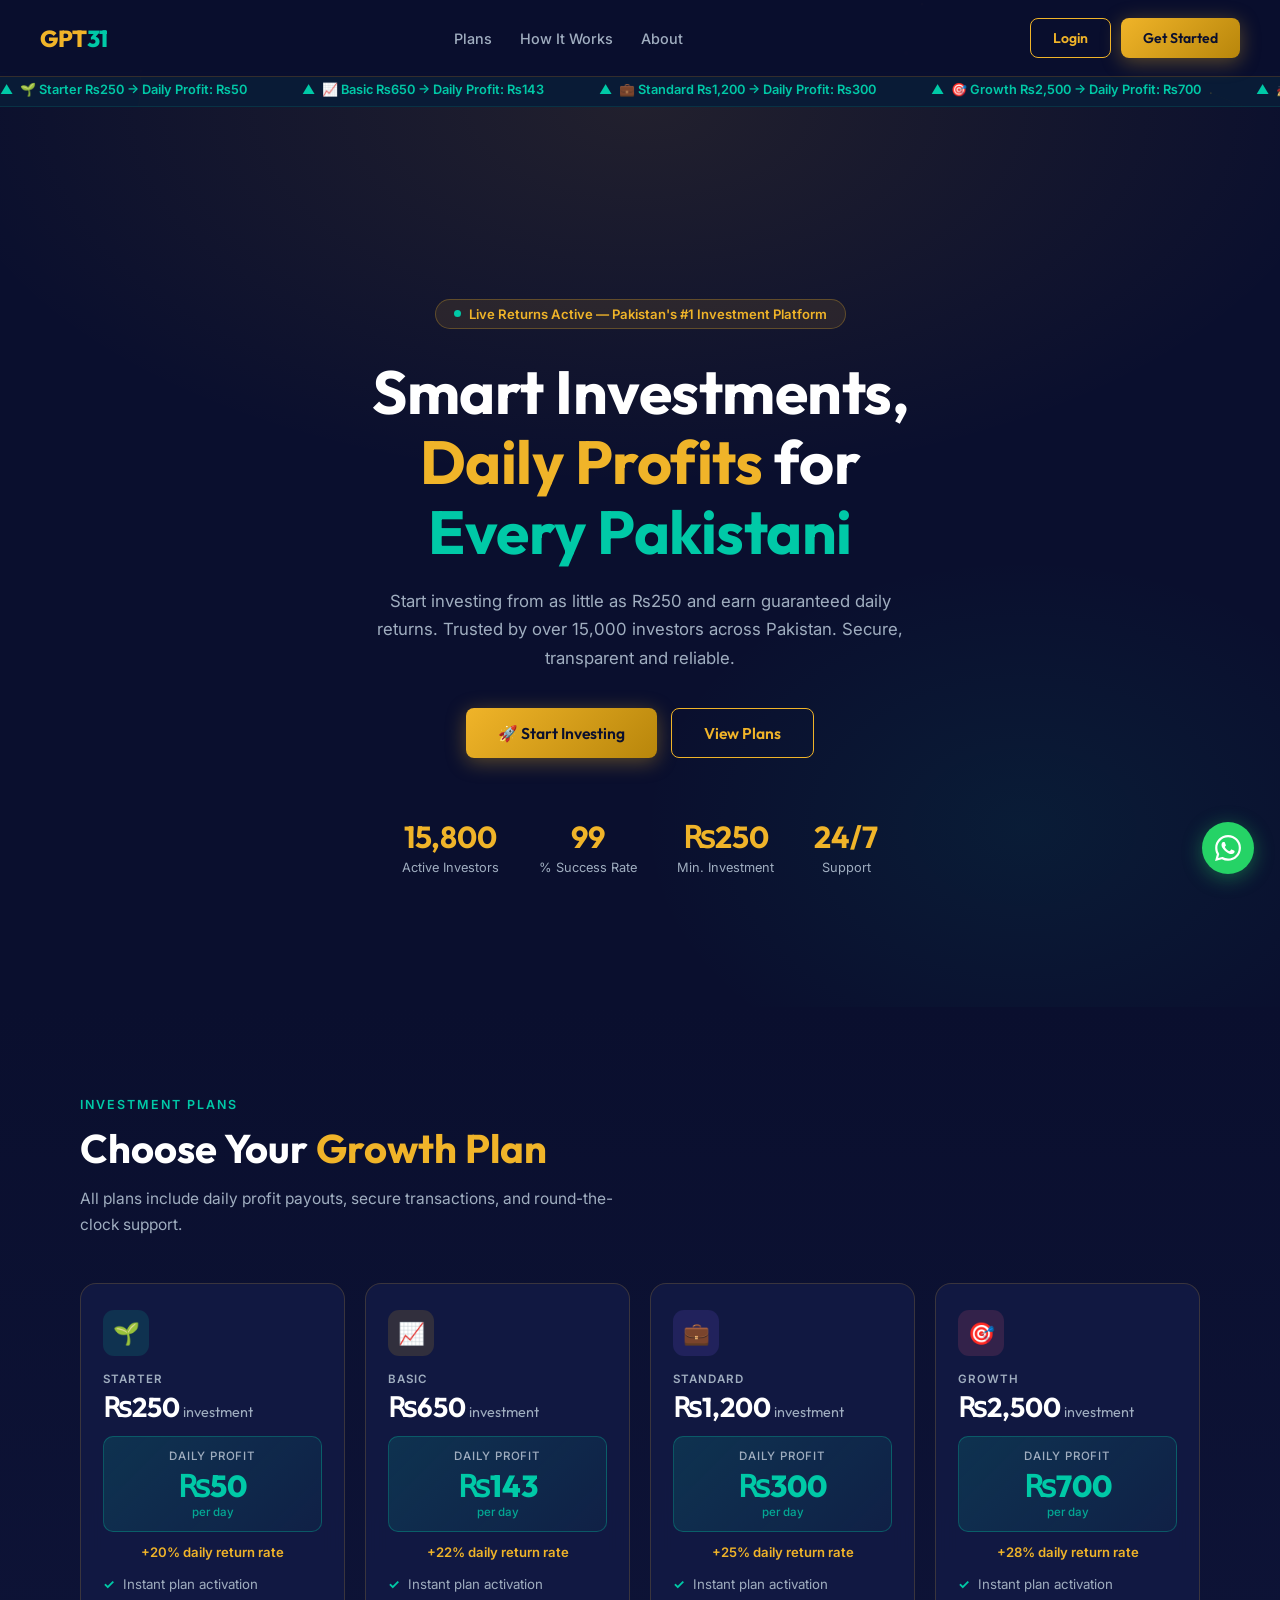
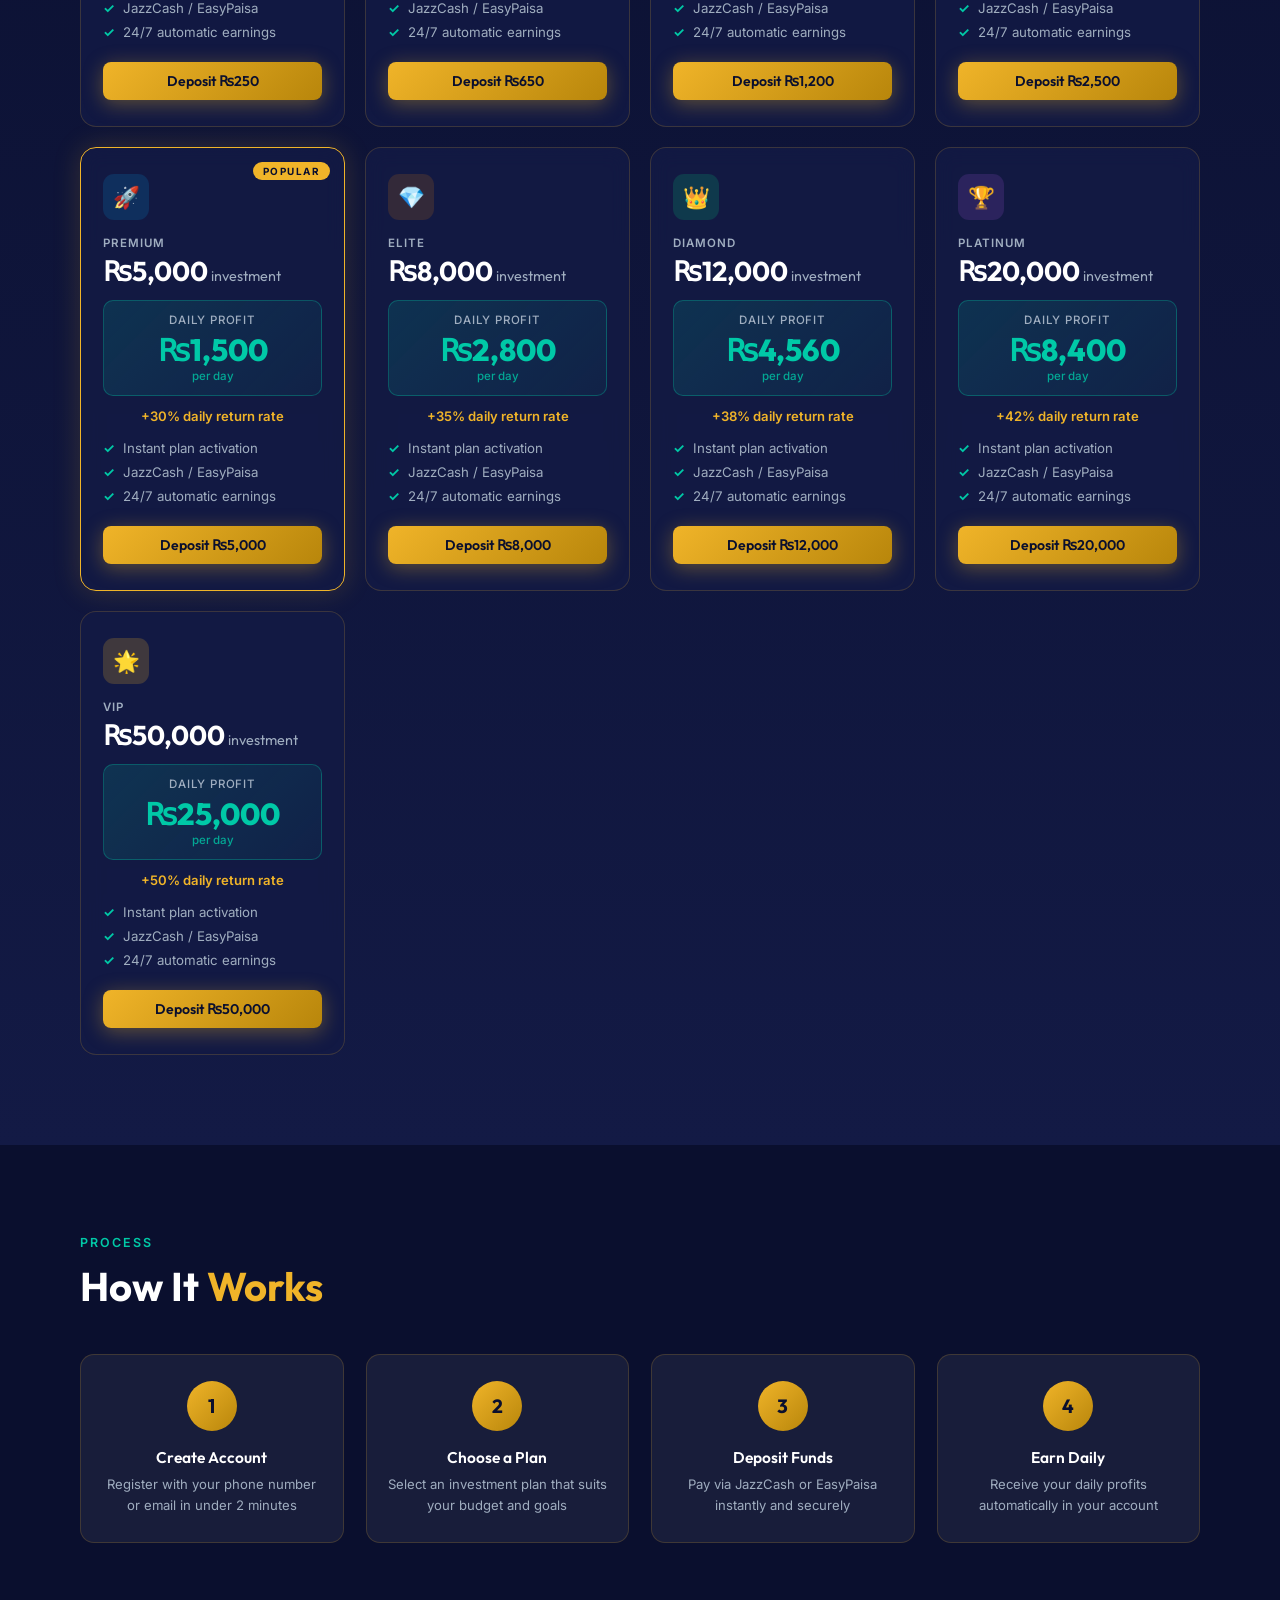
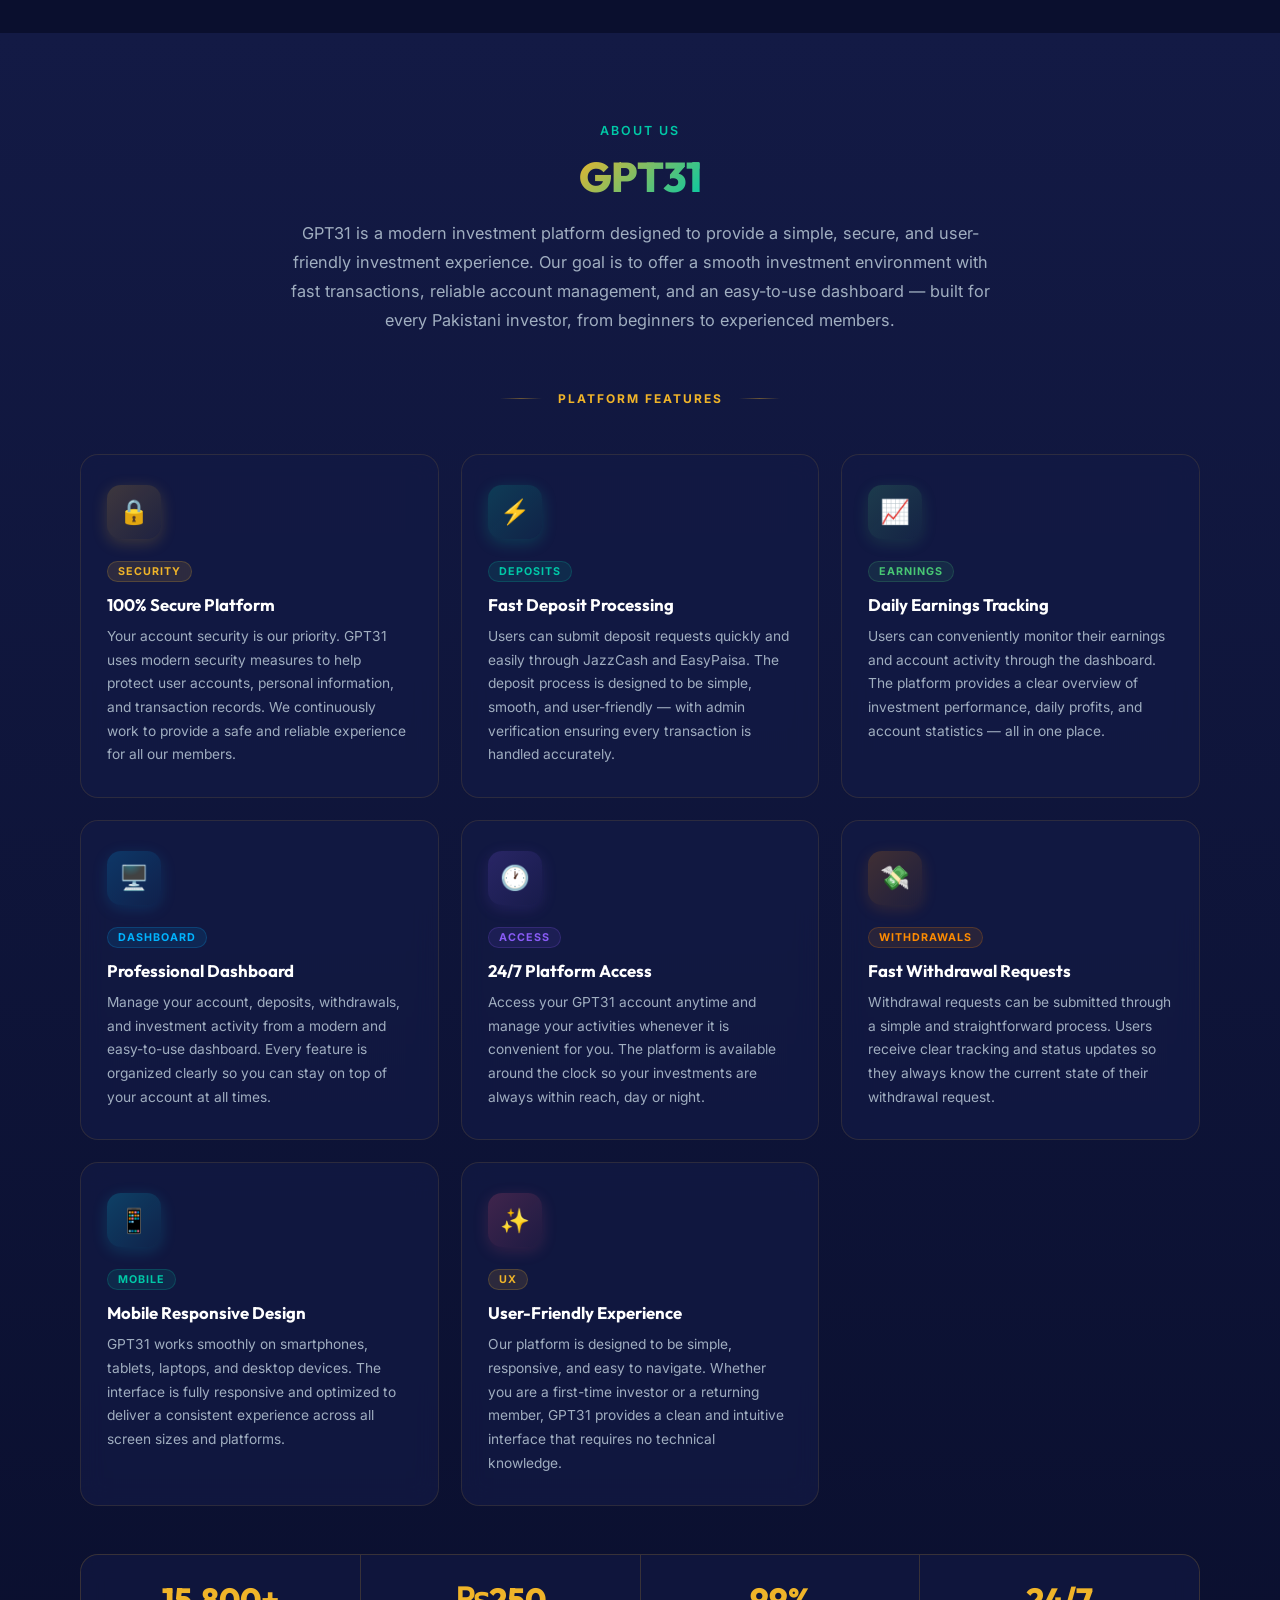
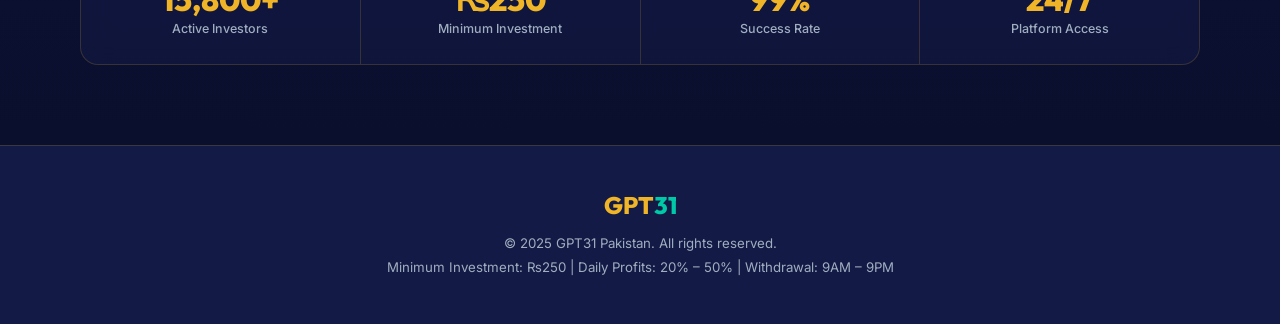
<file: investpro_referral.html>
<!DOCTYPE html>
<html lang="en">
<head>
<meta charset="UTF-8">
<meta name="viewport" content="width=device-width, initial-scale=1.0">
<title>GPT31 — Smart Investment Platform</title>
<link href="https://fonts.googleapis.com/css2?family=Outfit:wght@300;400;500;600;700;800&family=Inter:wght@300;400;500;600&display=swap" rel="stylesheet">
<style>
  :root {
    --gold: #F0B429;
    --gold-light: #FFEAA0;
    --gold-dark: #B8860B;
    --navy: #0A0F2E;
    --navy-mid: #131A45;
    --navy-light: #1E2A5E;
    --teal: #00C9A7;
    --teal-dark: #009B80;
    --white: #FFFFFF;
    --gray: #A0AEC0;
    --gray-light: #EDF2F7;
    --danger: #FC5C7D;
    --success: #00C9A7;
    --card-bg: rgba(19,26,69,0.85);
    --glass: rgba(255,255,255,0.06);
    --border: rgba(240,180,41,0.18);
    --shadow: 0 8px 40px rgba(0,0,0,0.45);
  }
  *,*::before,*::after{box-sizing:border-box;margin:0;padding:0}
  html{scroll-behavior:smooth}
  body{font-family:'Inter',sans-serif;background:var(--navy);color:var(--white);overflow-x:hidden;min-height:100vh}
  h1,h2,h3,h4,h5{font-family:'Outfit',sans-serif}

  #particles{position:fixed;top:0;left:0;width:100%;height:100%;z-index:0;pointer-events:none}
  .page{display:none;min-height:100vh;position:relative;z-index:1}
  .page.active{display:block}

  /* NAV */
  nav{position:fixed;top:0;left:0;right:0;z-index:100;display:flex;align-items:center;justify-content:space-between;padding:18px 40px;background:rgba(10,15,46,0.92);backdrop-filter:blur(16px);border-bottom:1px solid var(--border)}
  .logo{font-family:'Outfit',sans-serif;font-weight:800;font-size:1.45rem;color:var(--gold);letter-spacing:-0.5px}
  .logo span{color:var(--teal)}
  .nav-links{display:flex;gap:28px;list-style:none}
  .nav-links a{color:var(--gray);text-decoration:none;font-size:.9rem;font-weight:500;transition:color .2s}
  .nav-links a:hover{color:var(--gold)}
  .nav-btns{display:flex;gap:10px}

  .btn{display:inline-flex;align-items:center;justify-content:center;gap:8px;padding:10px 22px;border-radius:8px;font-family:'Outfit',sans-serif;font-weight:600;font-size:.88rem;cursor:pointer;transition:all .25s;border:none;text-decoration:none}
  .btn-outline{background:transparent;border:1.5px solid var(--gold);color:var(--gold)}
  .btn-outline:hover{background:var(--gold);color:var(--navy)}
  .btn-primary{background:linear-gradient(135deg,var(--gold),var(--gold-dark));color:var(--navy);box-shadow:0 4px 20px rgba(240,180,41,.35)}
  .btn-primary:hover{transform:translateY(-2px);box-shadow:0 8px 30px rgba(240,180,41,.5)}
  .btn-teal{background:linear-gradient(135deg,var(--teal),var(--teal-dark));color:var(--navy);box-shadow:0 4px 20px rgba(0,201,167,.3)}
  .btn-teal:hover{transform:translateY(-2px)}
  .btn-danger{background:linear-gradient(135deg,#FC5C7D,#c0392b);color:#fff}
  .btn-lg{padding:14px 32px;font-size:.98rem}
  .btn-sm{padding:7px 14px;font-size:.78rem}
  .btn-full{width:100%}

  /* HERO */
  .hero{min-height:100vh;display:flex;align-items:center;justify-content:center;padding:120px 40px 60px;background:radial-gradient(ellipse 80% 60% at 50% 0%, rgba(240,180,41,.1) 0%, transparent 70%),radial-gradient(ellipse 50% 50% at 80% 80%, rgba(0,201,167,.07) 0%, transparent 60%),var(--navy);text-align:center}
  .hero-badge{display:inline-flex;align-items:center;gap:8px;background:rgba(240,180,41,.1);border:1px solid rgba(240,180,41,.28);border-radius:100px;padding:6px 18px;margin-bottom:28px;font-size:.82rem;color:var(--gold);font-weight:600;animation:fadeDown .7s ease both}
  .hero-badge .dot{width:7px;height:7px;background:var(--teal);border-radius:50%;animation:pulse 1.5s infinite}
  .hero h1{font-size:clamp(2.2rem,5vw,3.8rem);font-weight:700;line-height:1.15;margin-bottom:20px;animation:fadeUp .8s .1s ease both;letter-spacing:-0.5px}
  .hero h1 .accent{color:var(--gold)}
  .hero h1 .accent2{color:var(--teal)}
  .hero p{font-size:1.05rem;color:var(--gray);max-width:540px;margin:0 auto 36px;line-height:1.7;animation:fadeUp .8s .2s ease both;font-weight:400}
  .hero-actions{display:flex;gap:14px;justify-content:center;flex-wrap:wrap;animation:fadeUp .8s .3s ease both}
  .stats-row{display:flex;gap:40px;justify-content:center;margin-top:60px;flex-wrap:wrap;animation:fadeUp .8s .4s ease both}
  .stat{text-align:center}
  .stat-val{font-family:'Outfit',sans-serif;font-size:1.9rem;font-weight:700;color:var(--gold)}
  .stat-label{font-size:.8rem;color:var(--gray);margin-top:4px;font-weight:400}

  /* SECTION */
  .section{padding:90px 40px;max-width:1200px;margin:0 auto}
  .section-tag{font-size:.78rem;font-weight:600;letter-spacing:2px;text-transform:uppercase;color:var(--teal);margin-bottom:12px}
  .section-title{font-size:clamp(1.7rem,3.5vw,2.5rem);font-weight:700;line-height:1.2;margin-bottom:14px}
  .section-title .accent{color:var(--gold)}
  .section-sub{color:var(--gray);font-size:.97rem;line-height:1.7;max-width:540px;font-weight:400}

  /* PLAN CARDS */
  .plans-grid{display:grid;grid-template-columns:repeat(auto-fill,minmax(260px,1fr));gap:20px;margin-top:44px}
  .plan-card{background:var(--card-bg);border:1px solid var(--border);border-radius:16px;padding:26px 22px;position:relative;transition:transform .3s,box-shadow .3s,border-color .3s;backdrop-filter:blur(10px);overflow:hidden;cursor:pointer}
  .plan-card:hover{transform:translateY(-5px);box-shadow:0 20px 50px rgba(0,0,0,.5);border-color:var(--gold)}
  .plan-card.featured{border-color:var(--gold);box-shadow:0 0 28px rgba(240,180,41,.18)}
  .plan-card.featured::before{content:'POPULAR';position:absolute;top:14px;right:14px;background:var(--gold);color:var(--navy);font-size:.62rem;font-weight:700;letter-spacing:1.5px;padding:3px 10px;border-radius:100px}
  .plan-card::after{content:'';position:absolute;top:0;left:0;right:0;height:3px;background:linear-gradient(90deg,var(--gold),var(--teal));opacity:0;transition:opacity .3s}
  .plan-card:hover::after{opacity:1}
  .plan-icon{width:46px;height:46px;border-radius:11px;display:flex;align-items:center;justify-content:center;font-size:1.35rem;margin-bottom:16px}
  .plan-name{font-size:.72rem;color:var(--gray);font-weight:600;letter-spacing:1px;text-transform:uppercase;margin-bottom:4px}
  .plan-amount{font-family:'Outfit',sans-serif;font-size:1.7rem;font-weight:700;color:var(--white)}
  .plan-amount span{font-size:.9rem;color:var(--gray);font-weight:400;margin-left:3px}
  /* DAILY PROFIT HIGHLIGHT */
  .plan-daily-profit{background:linear-gradient(135deg,rgba(0,201,167,.15),rgba(0,201,167,.05));border:1px solid rgba(0,201,167,.3);border-radius:10px;padding:12px 14px;margin:12px 0;text-align:center}
  .plan-daily-profit .dp-label{font-size:.72rem;color:var(--gray);font-weight:500;margin-bottom:4px;text-transform:uppercase;letter-spacing:.8px}
  .plan-daily-profit .dp-val{font-family:'Outfit',sans-serif;font-size:1.9rem;font-weight:800;color:var(--teal)}
  .plan-daily-profit .dp-sub{font-size:.72rem;color:var(--teal);font-weight:500;opacity:.8}
  .plan-return{font-size:.82rem;color:var(--gold);font-weight:600;margin-bottom:16px;text-align:center}
  .plan-features{list-style:none;display:flex;flex-direction:column;gap:8px;margin-bottom:22px}
  .plan-features li{font-size:.83rem;color:var(--gray);display:flex;align-items:center;gap:8px}
  .plan-features li::before{content:'✓';color:var(--teal);font-weight:700;flex-shrink:0}

  /* STEPS */
  .steps{display:grid;grid-template-columns:repeat(auto-fill,minmax(210px,1fr));gap:22px;margin-top:44px}
  .step{background:var(--glass);border:1px solid var(--border);border-radius:14px;padding:26px 20px;text-align:center;transition:transform .3s}
  .step:hover{transform:translateY(-4px)}
  .step-num{width:50px;height:50px;border-radius:50%;background:linear-gradient(135deg,var(--gold),var(--gold-dark));color:var(--navy);font-family:'Outfit',sans-serif;font-weight:700;font-size:1.2rem;display:flex;align-items:center;justify-content:center;margin:0 auto 16px}
  .step h4{font-size:.97rem;margin-bottom:7px;font-weight:600}
  .step p{font-size:.82rem;color:var(--gray);line-height:1.6}

  /* FOOTER */
  footer{background:var(--navy-mid);border-top:1px solid var(--border);padding:44px 40px;text-align:center}
  footer p{color:var(--gray);font-size:.83rem;line-height:1.8}
  .footer-logo{font-family:'Outfit',sans-serif;font-weight:800;font-size:1.5rem;color:var(--gold);margin-bottom:12px}

  /* AUTH */
  .auth-page{min-height:100vh;display:flex;align-items:center;justify-content:center;padding:80px 20px;background:radial-gradient(ellipse 60% 60% at 30% 40%, rgba(240,180,41,.08) 0%, transparent 60%),var(--navy)}
  .auth-box{background:var(--card-bg);border:1px solid var(--border);border-radius:22px;padding:40px 36px;width:100%;max-width:430px;backdrop-filter:blur(16px)}
  .auth-box h2{font-size:1.7rem;margin-bottom:7px;font-weight:700}
  .auth-box p{color:var(--gray);font-size:.87rem;margin-bottom:28px}
  .tabs{display:flex;background:rgba(255,255,255,.05);border-radius:9px;padding:4px;margin-bottom:26px;gap:4px}
  .tab{flex:1;padding:10px;text-align:center;border-radius:6px;font-family:'Outfit',sans-serif;font-weight:600;font-size:.85rem;cursor:pointer;transition:all .2s;color:var(--gray)}
  .tab.active{background:var(--gold);color:var(--navy)}
  .form-group{margin-bottom:18px}
  .form-group label{display:block;font-size:.8rem;font-weight:600;color:var(--gray);margin-bottom:6px;letter-spacing:.3px}
  .form-group input,.form-group select,.form-group textarea{width:100%;padding:12px 15px;background:rgba(255,255,255,.06);border:1.5px solid rgba(255,255,255,.1);border-radius:9px;color:var(--white);font-size:.9rem;font-family:'Inter',sans-serif;transition:border-color .2s,box-shadow .2s;outline:none}
  .form-group input:focus,.form-group select:focus,.form-group textarea:focus{border-color:var(--gold);box-shadow:0 0 0 3px rgba(240,180,41,.12)}
  .form-group input::placeholder,.form-group textarea::placeholder{color:rgba(160,174,192,.45)}
  .form-group select option{background:var(--navy-mid)}
  .captcha-box{background:rgba(255,255,255,.04);border:1.5px solid rgba(255,255,255,.1);border-radius:9px;padding:14px;display:flex;align-items:center;gap:13px;margin-bottom:18px;cursor:pointer;transition:border-color .2s}
  .captcha-box:hover{border-color:var(--gold)}
  .captcha-check{width:22px;height:22px;border:2px solid var(--gray);border-radius:4px;display:flex;align-items:center;justify-content:center;transition:all .3s;flex-shrink:0}
  .captcha-check.checked{background:var(--teal);border-color:var(--teal)}
  .captcha-box span{font-size:.86rem;color:var(--gray)}
  .captcha-logo{margin-left:auto;font-size:.63rem;color:var(--gray);text-align:right;line-height:1.4}
  .msg{padding:11px 15px;border-radius:8px;font-size:.83rem;margin-bottom:14px;display:none}
  .msg.success{background:rgba(0,201,167,.1);border:1px solid rgba(0,201,167,.28);color:var(--teal)}
  .msg.error{background:rgba(252,92,125,.1);border:1px solid rgba(252,92,125,.28);color:var(--danger)}

  /* DASHBOARD */
  .dash-layout{display:flex;min-height:100vh;padding-top:72px}
  .sidebar{width:250px;flex-shrink:0;background:var(--navy-mid);border-right:1px solid var(--border);padding:24px 0;position:fixed;top:72px;bottom:0;left:0;overflow-y:auto;transition:transform .3s;z-index:50}
  .sidebar-item{display:flex;align-items:center;gap:11px;padding:12px 22px;color:var(--gray);font-size:.88rem;font-weight:500;cursor:pointer;transition:all .2s;border-left:3px solid transparent}
  .sidebar-item:hover{color:var(--white);background:rgba(255,255,255,.04)}
  .sidebar-item.active{color:var(--gold);background:rgba(240,180,41,.07);border-left-color:var(--gold)}
  .sidebar-item .icon{font-size:1.05rem;width:20px;text-align:center}
  .sidebar-divider{height:1px;background:var(--border);margin:10px 22px}
  .dash-content{margin-left:250px;flex:1;padding:28px;max-width:1100px}

  /* BALANCE CARD */
  .balance-card{background:linear-gradient(135deg,var(--navy-light),var(--navy-mid));border:1px solid var(--border);border-radius:18px;padding:28px;display:flex;justify-content:space-between;align-items:center;flex-wrap:wrap;gap:18px;margin-bottom:24px;position:relative;overflow:hidden}
  .balance-card::before{content:'';position:absolute;top:-40px;right:-40px;width:180px;height:180px;background:radial-gradient(circle,rgba(240,180,41,.13),transparent 70%);border-radius:50%}
  .balance-label{font-size:.8rem;color:var(--gray);margin-bottom:5px;font-weight:500}
  .balance-val{font-family:'Outfit',sans-serif;font-size:2.5rem;font-weight:700;color:var(--gold)}
  .balance-actions{display:flex;gap:10px}

  /* STAT CARDS */
  .cards-row{display:grid;grid-template-columns:repeat(auto-fill,minmax(195px,1fr));gap:16px;margin-bottom:24px}
  .mini-card{background:var(--card-bg);border:1px solid var(--border);border-radius:13px;padding:20px 18px}
  .mini-card .mc-label{font-size:.73rem;color:var(--gray);margin-bottom:5px;font-weight:600;letter-spacing:.5px;text-transform:uppercase}
  .mini-card .mc-val{font-family:'Outfit',sans-serif;font-size:1.55rem;font-weight:700}
  .mini-card .mc-sub{font-size:.76rem;color:var(--gray);margin-top:3px}

  /* PANEL */
  .panel{background:var(--card-bg);border:1px solid var(--border);border-radius:14px;padding:26px;margin-bottom:22px}
  .panel-title{font-size:1.1rem;font-weight:700;margin-bottom:18px;display:flex;align-items:center;gap:9px;font-family:'Outfit',sans-serif}
  .panel-title .ptag{font-size:.68rem;font-weight:700;letter-spacing:1.5px;text-transform:uppercase;color:var(--gold);background:rgba(240,180,41,.1);padding:3px 9px;border-radius:100px;margin-left:auto}

  /* DASH PLANS */
  .dash-plans{display:grid;grid-template-columns:repeat(auto-fill,minmax(230px,1fr));gap:15px}
  .dash-plan{background:rgba(255,255,255,.04);border:1.5px solid var(--border);border-radius:13px;padding:20px 16px;cursor:pointer;transition:all .25s}
  .dash-plan:hover{border-color:var(--gold);transform:translateY(-3px)}
  .dash-plan.active-plan{border-color:var(--teal);background:rgba(0,201,167,.06)}
  .dp-amount{font-family:'Outfit',sans-serif;font-size:1.35rem;font-weight:700}
  /* Daily profit highlight in dashboard plans */
  .dash-plan .dp-profit-box{background:rgba(0,201,167,.12);border:1px solid rgba(0,201,167,.25);border-radius:8px;padding:8px 10px;margin:8px 0;text-align:center}
  .dash-plan .dp-profit-box .dpp-val{font-family:'Outfit',sans-serif;font-size:1.4rem;font-weight:800;color:var(--teal)}
  .dash-plan .dp-profit-box .dpp-label{font-size:.7rem;color:var(--teal);opacity:.8}
  .dp-rate{font-size:.8rem;color:var(--gold);font-weight:600;margin-bottom:10px}
  .dp-badge{display:inline-block;font-size:.68rem;font-weight:700;padding:2px 10px;border-radius:100px;text-transform:uppercase;letter-spacing:.8px}
  .dp-badge.active{background:rgba(0,201,167,.14);color:var(--teal);border:1px solid rgba(0,201,167,.28)}
  .dp-badge.inactive{background:rgba(160,174,192,.08);color:var(--gray);border:1px solid rgba(160,174,192,.14)}

  /* PAYMENT MODAL */
  .modal-overlay{display:none;position:fixed;inset:0;background:rgba(0,0,0,.75);z-index:200;align-items:center;justify-content:center;padding:20px;backdrop-filter:blur(4px)}
  .modal-overlay.show{display:flex}
  .modal{background:var(--navy-mid);border:1px solid var(--border);border-radius:18px;padding:32px;width:100%;max-width:480px;position:relative;animation:scaleIn .3s ease;max-height:90vh;overflow-y:auto}
  .modal-close{position:absolute;top:14px;right:14px;width:30px;height:30px;border-radius:50%;background:rgba(255,255,255,.07);border:none;color:var(--gray);cursor:pointer;font-size:1rem;display:flex;align-items:center;justify-content:center;transition:background .2s}
  .modal-close:hover{background:rgba(252,92,125,.2);color:var(--danger)}
  .modal h3{font-size:1.25rem;margin-bottom:5px;font-family:'Outfit',sans-serif;font-weight:700}
  .modal p{color:var(--gray);font-size:.84rem;margin-bottom:20px}
  .payment-method{border:1.5px solid var(--border);border-radius:11px;padding:14px;display:flex;align-items:center;gap:11px;cursor:pointer;transition:all .2s;margin-bottom:9px}
  .payment-method:hover,.payment-method.selected{border-color:var(--gold);background:rgba(240,180,41,.05)}
  .pm-icon{font-size:1.4rem}
  .pm-name{font-weight:600;font-size:.88rem;font-family:'Outfit',sans-serif}
  .pm-sub{font-size:.76rem;color:var(--gray)}
  .info-row{display:flex;justify-content:space-between;align-items:center;padding:11px 14px;background:rgba(255,255,255,.04);border-radius:8px;margin-bottom:7px}
  .info-row .label{font-size:.8rem;color:var(--gray)}
  .info-row .value{font-weight:700;font-size:.88rem}
  .copy-btn{background:rgba(240,180,41,.13);border:none;color:var(--gold);font-size:.73rem;padding:4px 9px;border-radius:5px;cursor:pointer;font-family:'Outfit',sans-serif;font-weight:600;transition:background .2s}
  .copy-btn:hover{background:rgba(240,180,41,.28)}

  /* Deposit steps */
  .deposit-step-indicator{display:flex;gap:6px;margin-bottom:20px;align-items:center}
  .dsi{width:28px;height:28px;border-radius:50%;display:flex;align-items:center;justify-content:center;font-size:.75rem;font-weight:700;font-family:'Outfit',sans-serif;transition:all .3s}
  .dsi.done{background:var(--teal);color:var(--navy)}
  .dsi.active{background:var(--gold);color:var(--navy)}
  .dsi.pending{background:rgba(255,255,255,.08);color:var(--gray)}
  .dsi-line{flex:1;height:2px;background:rgba(255,255,255,.08);border-radius:1px}
  .dsi-line.done{background:var(--teal)}

  /* Plan select in modal */
  .modal-plan-grid{display:grid;grid-template-columns:1fr 1fr;gap:10px;max-height:320px;overflow-y:auto;padding-right:4px}
  .modal-plan-item{background:rgba(255,255,255,.04);border:1.5px solid var(--border);border-radius:10px;padding:14px 12px;cursor:pointer;transition:all .2s;text-align:center}
  .modal-plan-item:hover,.modal-plan-item.selected{border-color:var(--gold);background:rgba(240,180,41,.07)}
  .mpi-amount{font-family:'Outfit',sans-serif;font-size:1.1rem;font-weight:700;margin-bottom:4px}
  .mpi-profit{font-family:'Outfit',sans-serif;font-size:1.3rem;font-weight:800;color:var(--teal)}
  .mpi-profit-label{font-size:.68rem;color:var(--gray)}

  /* WITHDRAWAL */
  .wd-info-grid{display:grid;grid-template-columns:repeat(auto-fill,minmax(170px,1fr));gap:13px;margin-bottom:22px}
  .wd-info{background:rgba(255,255,255,.04);border:1px solid var(--border);border-radius:11px;padding:16px 14px;text-align:center}
  .wd-info .wi-val{font-family:'Outfit',sans-serif;font-size:1.35rem;font-weight:700;color:var(--gold)}
  .wd-info .wi-label{font-size:.73rem;color:var(--gray);margin-top:3px}
  .saved-num{display:flex;align-items:center;justify-content:space-between;background:rgba(255,255,255,.04);border:1px solid var(--border);border-radius:9px;padding:13px 15px;margin-bottom:10px}
  .sn-info .sn-type{font-size:.73rem;color:var(--teal);font-weight:700;text-transform:uppercase;letter-spacing:.5px}
  .sn-info .sn-num{font-size:.93rem;font-weight:600;margin-top:2px}

  /* HISTORY TABLE */
  .hist-table{width:100%;border-collapse:collapse}
  .hist-table th{font-size:.73rem;color:var(--gray);font-weight:600;letter-spacing:.5px;text-transform:uppercase;text-align:left;padding:10px 13px;border-bottom:1px solid var(--border)}
  .hist-table td{padding:12px 13px;font-size:.83rem;border-bottom:1px solid rgba(255,255,255,.04)}
  .hist-table tr:last-child td{border-bottom:none}
  .badge{display:inline-block;font-size:.68rem;font-weight:700;padding:3px 9px;border-radius:100px;text-transform:uppercase;letter-spacing:.5px}
  .badge-success{background:rgba(0,201,167,.1);color:var(--teal);border:1px solid rgba(0,201,167,.22)}
  .badge-pending{background:rgba(240,180,41,.1);color:var(--gold);border:1px solid rgba(240,180,41,.22)}
  .badge-fail{background:rgba(252,92,125,.1);color:var(--danger);border:1px solid rgba(252,92,125,.22)}

  /* ADMIN */
  .admin-table{width:100%;border-collapse:collapse}
  .admin-table th{font-size:.73rem;color:var(--gray);font-weight:600;text-align:left;padding:10px 13px;border-bottom:1px solid var(--border);letter-spacing:.5px;text-transform:uppercase}
  .admin-table td{padding:11px 13px;font-size:.82rem;border-bottom:1px solid rgba(255,255,255,.04);vertical-align:middle}
  .admin-table tr:hover td{background:rgba(255,255,255,.02)}

  /* TOAST */
  #toast{position:fixed;bottom:26px;right:26px;z-index:9999;background:var(--navy-mid);border:1px solid var(--border);border-radius:11px;padding:13px 18px;font-size:.86rem;box-shadow:var(--shadow);transform:translateY(100px);opacity:0;transition:all .35s cubic-bezier(.34,1.56,.64,1);max-width:320px}
  #toast.show{transform:translateY(0);opacity:1}
  #toast.success-toast{border-color:rgba(0,201,167,.38);color:var(--teal)}
  #toast.error-toast{border-color:rgba(252,92,125,.38);color:var(--danger)}

  /* LIVE WITHDRAWAL NOTIFICATIONS */
  #live-notifs{position:fixed;bottom:80px;left:16px;z-index:998;width:280px;pointer-events:none}
  .lw-notif{background:rgba(13,20,52,0.96);border:1px solid rgba(0,201,167,.3);border-radius:12px;padding:11px 13px;margin-bottom:8px;display:flex;align-items:center;gap:10px;backdrop-filter:blur(12px);box-shadow:0 4px 20px rgba(0,0,0,.4);animation:slideInLeft .4s ease both,fadeOut .4s ease 4.5s forwards;pointer-events:none}
  .lw-avatar{width:36px;height:36px;border-radius:50%;background:linear-gradient(135deg,var(--gold),var(--teal));display:flex;align-items:center;justify-content:center;font-size:.9rem;flex-shrink:0;font-weight:700;color:var(--navy);font-family:'Outfit',sans-serif}
  .lw-info .lw-name{font-size:.8rem;font-weight:600;color:var(--white)}
  .lw-info .lw-amount{font-size:.78rem;color:var(--teal);font-weight:700}
  .lw-info .lw-status{font-size:.7rem;color:var(--gray);margin-top:1px}
  .lw-tick{margin-left:auto;color:var(--teal);font-size:.9rem;flex-shrink:0}

  /* WHATSAPP BUTTON */
  #wa-btn{position:fixed;bottom:26px;right:26px;z-index:999;width:52px;height:52px;background:#25D366;border-radius:50%;display:flex;align-items:center;justify-content:center;cursor:pointer;box-shadow:0 4px 20px rgba(37,211,102,.4);transition:transform .2s,box-shadow .2s;text-decoration:none}
  #wa-btn:hover{transform:scale(1.1);box-shadow:0 6px 28px rgba(37,211,102,.6)}
  #wa-btn svg{width:26px;height:26px;fill:#fff}

  /* TICKER */
  .ticker{background:rgba(0,201,167,.07);border-top:1px solid rgba(0,201,167,.13);border-bottom:1px solid rgba(0,201,167,.13);padding:9px 0;overflow:hidden;position:relative}
  .ticker-inner{display:flex;gap:55px;animation:tickerMove 22s linear infinite;white-space:nowrap;width:max-content}
  @keyframes tickerMove{from{transform:translateX(0)}to{transform:translateX(-50%)}}
  .ticker-item{font-size:.8rem;color:var(--teal);font-weight:600;display:flex;align-items:center;gap:7px}
  .ticker-item .up{color:#00C9A7}

  /* ANIMATIONS */
  @keyframes fadeUp{from{opacity:0;transform:translateY(22px)}to{opacity:1;transform:translateY(0)}}
  @keyframes fadeDown{from{opacity:0;transform:translateY(-14px)}to{opacity:1;transform:translateY(0)}}
  @keyframes scaleIn{from{opacity:0;transform:scale(.92)}to{opacity:1;transform:scale(1)}}
  @keyframes pulse{0%,100%{transform:scale(1);opacity:1}50%{transform:scale(1.4);opacity:.7}}
  @keyframes slideInLeft{from{opacity:0;transform:translateX(-30px)}to{opacity:1;transform:translateX(0)}}
  @keyframes fadeOut{from{opacity:1}to{opacity:0;transform:translateX(-20px)}}

  .plan-card[data-tier="1"] .plan-icon{background:rgba(0,201,167,.14);color:var(--teal)}
  .plan-card[data-tier="2"] .plan-icon{background:rgba(240,180,41,.14);color:var(--gold)}
  .plan-card[data-tier="3"] .plan-icon{background:rgba(130,90,255,.14);color:#8A5CF7}
  .plan-card[data-tier="4"] .plan-icon{background:rgba(252,92,125,.14);color:var(--danger)}
  .plan-card[data-tier="5"] .plan-icon{background:rgba(0,180,255,.14);color:#00B4FF}
  .plan-card[data-tier="6"] .plan-icon{background:rgba(255,140,0,.14);color:#FF8C00}
  .plan-card[data-tier="7"] .plan-icon{background:rgba(0,255,135,.14);color:#00FF87}
  .plan-card[data-tier="8"] .plan-icon{background:rgba(200,100,255,.14);color:#C864FF}
  .plan-card[data-tier="9"] .plan-icon{background:rgba(240,180,41,.2);color:var(--gold)}

  #loadingBar{position:fixed;top:0;left:0;height:3px;background:linear-gradient(90deg,var(--gold),var(--teal));z-index:9999;width:0;transition:width .4s}

  /* ── ABOUT SECTION ── */
  .about-intro{max-width:720px;margin:0 auto 56px;text-align:center}
  .about-intro .brand-name{font-family:'Outfit',sans-serif;font-size:2.6rem;font-weight:800;background:linear-gradient(135deg,var(--gold),var(--teal));-webkit-background-clip:text;-webkit-text-fill-color:transparent;background-clip:text;display:inline-block;margin-bottom:16px;letter-spacing:-1px}
  .about-intro p{font-size:1.02rem;color:var(--gray);line-height:1.78;font-weight:400}
  .about-divider{display:flex;align-items:center;gap:16px;margin:0 auto 48px;max-width:280px}
  .about-divider::before,.about-divider::after{content:'';flex:1;height:1px;background:linear-gradient(90deg,transparent,rgba(240,180,41,.4),transparent)}
  .about-divider span{font-size:.75rem;font-weight:700;letter-spacing:2px;text-transform:uppercase;color:var(--gold);white-space:nowrap}
  .about-cards{display:grid;grid-template-columns:repeat(auto-fill,minmax(280px,1fr));gap:22px}
  .about-card{
    position:relative;background:rgba(19,26,69,0.7);
    border:1px solid rgba(240,180,41,0.12);
    border-radius:18px;padding:30px 26px;
    backdrop-filter:blur(12px);
    transition:transform .35s cubic-bezier(.34,1.56,.64,1),box-shadow .35s,border-color .35s;
    overflow:hidden;
    text-align:left;
  }
  .about-card::before{
    content:'';position:absolute;inset:0;border-radius:18px;
    background:linear-gradient(135deg,rgba(240,180,41,.06),rgba(0,201,167,.03));
    opacity:0;transition:opacity .35s;
  }
  .about-card:hover{transform:translateY(-7px);box-shadow:0 24px 56px rgba(0,0,0,.45);border-color:rgba(240,180,41,.35)}
  .about-card:hover::before{opacity:1}
  .about-card-icon{
    width:54px;height:54px;border-radius:14px;
    display:flex;align-items:center;justify-content:center;
    font-size:1.5rem;margin-bottom:20px;
    position:relative;z-index:1;
    transition:transform .3s;
  }
  .about-card:hover .about-card-icon{transform:scale(1.1) rotate(-3deg)}
  .about-card-icon.ic-gold{background:linear-gradient(135deg,rgba(240,180,41,.2),rgba(240,180,41,.06));box-shadow:0 4px 16px rgba(240,180,41,.2)}
  .about-card-icon.ic-teal{background:linear-gradient(135deg,rgba(0,201,167,.2),rgba(0,201,167,.06));box-shadow:0 4px 16px rgba(0,201,167,.2)}
  .about-card-icon.ic-blue{background:linear-gradient(135deg,rgba(0,180,255,.2),rgba(0,180,255,.06));box-shadow:0 4px 16px rgba(0,180,255,.15)}
  .about-card-icon.ic-purple{background:linear-gradient(135deg,rgba(138,92,247,.2),rgba(138,92,247,.06));box-shadow:0 4px 16px rgba(138,92,247,.15)}
  .about-card-icon.ic-green{background:linear-gradient(135deg,rgba(72,199,116,.2),rgba(72,199,116,.06));box-shadow:0 4px 16px rgba(72,199,116,.15)}
  .about-card-icon.ic-orange{background:linear-gradient(135deg,rgba(255,140,0,.2),rgba(255,140,0,.06));box-shadow:0 4px 16px rgba(255,140,0,.15)}
  .about-card-icon.ic-pink{background:linear-gradient(135deg,rgba(252,92,125,.2),rgba(252,92,125,.06));box-shadow:0 4px 16px rgba(252,92,125,.15)}
  .about-card-icon.ic-cyan{background:linear-gradient(135deg,rgba(0,229,255,.2),rgba(0,229,255,.06));box-shadow:0 4px 16px rgba(0,229,255,.15)}
  .about-card h4{font-family:'Outfit',sans-serif;font-size:1.05rem;font-weight:700;margin-bottom:10px;color:var(--white);position:relative;z-index:1}
  .about-card p{font-size:.86rem;color:var(--gray);line-height:1.72;font-weight:400;position:relative;z-index:1}
  .about-card .ac-tag{
    display:inline-block;font-size:.67rem;font-weight:700;letter-spacing:1px;
    text-transform:uppercase;padding:3px 10px;border-radius:100px;
    margin-bottom:12px;position:relative;z-index:1;
  }
  .about-card .ac-tag.gold{background:rgba(240,180,41,.12);color:var(--gold);border:1px solid rgba(240,180,41,.2)}
  .about-card .ac-tag.teal{background:rgba(0,201,167,.1);color:var(--teal);border:1px solid rgba(0,201,167,.2)}
  .about-card .ac-tag.blue{background:rgba(0,180,255,.1);color:#00B4FF;border:1px solid rgba(0,180,255,.2)}
  .about-card .ac-tag.purple{background:rgba(138,92,247,.1);color:#8A5CF7;border:1px solid rgba(138,92,247,.2)}
  .about-card .ac-tag.green{background:rgba(72,199,116,.1);color:#48C774;border:1px solid rgba(72,199,116,.2)}
  .about-card .ac-tag.orange{background:rgba(255,140,0,.1);color:#FF8C00;border:1px solid rgba(255,140,0,.2)}
  .about-stats-row{display:flex;gap:0;margin:48px 0 0;border:1px solid var(--border);border-radius:18px;overflow:hidden;background:rgba(19,26,69,.6);backdrop-filter:blur(12px)}
  .about-stat{flex:1;padding:28px 20px;text-align:center;border-right:1px solid var(--border);transition:background .3s}
  .about-stat:last-child{border-right:none}
  .about-stat:hover{background:rgba(240,180,41,.05)}
  .about-stat .as-val{font-family:'Outfit',sans-serif;font-size:2rem;font-weight:800;color:var(--gold);line-height:1}
  .about-stat .as-label{font-size:.78rem;color:var(--gray);margin-top:6px;font-weight:500}
  @media(max-width:640px){
    .about-stats-row{flex-direction:column}
    .about-stat{border-right:none;border-bottom:1px solid var(--border)}
    .about-stat:last-child{border-bottom:none}
    .about-cards{grid-template-columns:1fr}
  }

  .hamburger{display:none;flex-direction:column;gap:5px;cursor:pointer;padding:4px}
  .hamburger span{display:block;width:24px;height:2px;background:var(--gray);border-radius:2px}

  @media(max-width:768px){
    nav{padding:14px 18px}
    .nav-links,.nav-btns{display:none}
    .hamburger{display:flex}
    .hero{padding:100px 18px 40px}
    .section{padding:55px 18px}
    .dash-content{margin-left:0;padding:18px}
    .sidebar{transform:translateX(-100%)}
    .sidebar.open{transform:translateX(0)}
    .balance-card{flex-direction:column}
    #live-notifs{width:240px}
    #wa-btn{right:18px;bottom:18px}
  }

  .progress-bar{height:5px;background:rgba(255,255,255,.09);border-radius:3px;overflow:hidden;margin-top:8px}
  .progress-fill{height:100%;background:linear-gradient(90deg,var(--gold),var(--teal));border-radius:3px;transition:width 1s ease}

  /* Instruction box in modal */
  .instruction-box{background:rgba(240,180,41,.07);border:1px solid rgba(240,180,41,.2);border-radius:9px;padding:12px 14px;margin-bottom:16px;font-size:.82rem;color:var(--gold);line-height:1.6}

  /* ── LIVE EARNINGS TIMER CARDS ── */
  .live-earnings-grid{display:grid;grid-template-columns:repeat(auto-fill,minmax(300px,1fr));gap:16px;margin-bottom:24px}
  .live-earn-card{background:linear-gradient(135deg,rgba(19,26,69,0.95),rgba(10,15,46,0.95));border:1.5px solid rgba(0,201,167,.35);border-radius:18px;padding:22px 20px;position:relative;overflow:hidden;transition:box-shadow .3s}
  .live-earn-card::before{content:'';position:absolute;top:0;left:0;right:0;height:3px;background:linear-gradient(90deg,var(--teal),var(--gold))}
  .live-earn-card:hover{box-shadow:0 16px 40px rgba(0,201,167,.15)}
  .lec-header{display:flex;align-items:center;justify-content:space-between;margin-bottom:16px}
  .lec-plan-name{display:flex;align-items:center;gap:9px}
  .lec-icon{font-size:1.4rem}
  .lec-name{font-family:'Outfit',sans-serif;font-size:1rem;font-weight:700;color:var(--white)}
  .lec-amount{font-size:.75rem;color:var(--gray)}
  .lec-status-badge{background:rgba(0,201,167,.15);border:1px solid rgba(0,201,167,.3);border-radius:100px;padding:4px 12px;font-size:.7rem;font-weight:700;color:var(--teal);letter-spacing:.5px;display:flex;align-items:center;gap:5px}
  .lec-status-badge .pulse-dot{width:6px;height:6px;background:var(--teal);border-radius:50%;animation:pulse 1.5s infinite;flex-shrink:0}
  .lec-countdown{text-align:center;margin-bottom:14px}
  .lec-timer{font-family:'Outfit',sans-serif;font-size:2rem;font-weight:800;color:var(--white);letter-spacing:2px;font-variant-numeric:tabular-nums}
  .lec-timer-label{font-size:.7rem;color:var(--gray);margin-top:2px;text-transform:uppercase;letter-spacing:1px}
  .lec-progress-wrap{margin-bottom:14px}
  .lec-progress-bar{height:8px;background:rgba(255,255,255,.07);border-radius:4px;overflow:hidden}
  .lec-progress-fill{height:100%;background:linear-gradient(90deg,var(--teal),var(--gold));border-radius:4px;transition:width .5s ease}
  .lec-profit-row{display:flex;align-items:center;justify-content:space-between;background:rgba(0,201,167,.07);border:1px solid rgba(0,201,167,.15);border-radius:10px;padding:12px 14px}
  .lec-earned-now{font-family:'Outfit',sans-serif;font-size:1.5rem;font-weight:800;color:var(--teal)}
  .lec-earned-label{font-size:.7rem;color:var(--gray)}
  .lec-total-label{font-size:.72rem;color:var(--gray);text-align:right}
  .lec-total-val{font-family:'Outfit',sans-serif;font-size:.95rem;font-weight:700;color:var(--gold);text-align:right}

  /* ── PROFESSIONAL DASHBOARD PLAN CARDS ── */
  .pro-plan-card{background:var(--card-bg);border:1.5px solid var(--border);border-radius:18px;padding:24px 20px;position:relative;overflow:hidden;transition:transform .3s,box-shadow .3s,border-color .3s;cursor:pointer;backdrop-filter:blur(10px)}
  .pro-plan-card:hover{transform:translateY(-5px);box-shadow:0 20px 50px rgba(0,0,0,.5);border-color:var(--gold)}
  .pro-plan-card.is-active{border-color:var(--teal);box-shadow:0 0 28px rgba(0,201,167,.15)}
  .pro-plan-card.is-featured{border-color:var(--gold);box-shadow:0 0 28px rgba(240,180,41,.18)}
  .pro-plan-card::after{content:'';position:absolute;top:0;left:0;right:0;height:3px;background:linear-gradient(90deg,var(--gold),var(--teal));opacity:0;transition:opacity .3s}
  .pro-plan-card:hover::after{opacity:1}
  .pro-plan-card.is-active::after,.pro-plan-card.is-featured::after{opacity:1}
  .ppc-popular{position:absolute;top:14px;right:14px;background:var(--gold);color:var(--navy);font-size:.62rem;font-weight:700;letter-spacing:1.5px;padding:3px 10px;border-radius:100px}
  .ppc-active-tag{position:absolute;top:14px;right:14px;background:var(--teal);color:var(--navy);font-size:.62rem;font-weight:700;letter-spacing:1px;padding:3px 10px;border-radius:100px}
  .ppc-icon{font-size:2rem;margin-bottom:10px}
  .ppc-label{font-size:.7rem;color:var(--gray);font-weight:600;letter-spacing:1px;text-transform:uppercase}
  .ppc-amount{font-family:'Outfit',sans-serif;font-size:1.9rem;font-weight:700;margin-bottom:4px}
  .ppc-profit-box{background:linear-gradient(135deg,rgba(0,201,167,.15),rgba(0,201,167,.05));border:1px solid rgba(0,201,167,.3);border-radius:10px;padding:12px 14px;text-align:center;margin:12px 0}
  .ppc-profit-label{font-size:.7rem;color:var(--gray);text-transform:uppercase;letter-spacing:.8px;margin-bottom:4px}
  .ppc-profit-val{font-family:'Outfit',sans-serif;font-size:1.9rem;font-weight:800;color:var(--teal)}
  .ppc-profit-sub{font-size:.7rem;color:var(--teal);opacity:.8}
  .ppc-rate{font-size:.82rem;color:var(--gold);font-weight:600;text-align:center;margin-bottom:14px}
  .ppc-features{list-style:none;display:flex;flex-direction:column;gap:7px;margin-bottom:16px}
  .ppc-features li{font-size:.82rem;color:var(--gray);display:flex;align-items:center;gap:8px}
  .ppc-features li::before{content:'\2713';color:var(--teal);font-weight:700;flex-shrink:0}
  .ppc-badges{display:flex;flex-wrap:wrap;gap:6px;margin-bottom:16px}
  .ppc-badge{font-size:.64rem;font-weight:700;padding:3px 9px;border-radius:100px;letter-spacing:.5px;text-transform:uppercase}
  .ppc-badge.gold{background:rgba(240,180,41,.12);color:var(--gold);border:1px solid rgba(240,180,41,.25)}
  .ppc-badge.teal{background:rgba(0,201,167,.1);color:var(--teal);border:1px solid rgba(0,201,167,.2)}
  .ppc-badge.blue{background:rgba(0,180,255,.1);color:#00B4FF;border:1px solid rgba(0,180,255,.2)}
  .ppc-badge.green{background:rgba(72,199,116,.1);color:#48C774;border:1px solid rgba(72,199,116,.2)}
  .pro-plans-grid{display:grid;grid-template-columns:repeat(auto-fill,minmax(270px,1fr));gap:20px}

  /* No active plan banner */
  .no-plan-banner{background:rgba(240,180,41,.06);border:1.5px dashed rgba(240,180,41,.3);border-radius:14px;padding:28px;text-align:center;margin-bottom:20px}
  .no-plan-banner h4{font-family:'Outfit',sans-serif;font-size:1.1rem;color:var(--gold);margin-bottom:8px}
  .no-plan-banner p{font-size:.85rem;color:var(--gray);margin-bottom:16px}
</style>
</head>
<body>

<div id="loadingBar"></div>
<canvas id="particles"></canvas>
<div id="toast"></div>

<!-- Live Withdrawal Notifications -->
<div id="live-notifs"></div>

<!-- WhatsApp Buttons -->
<a id="wa-btn" href="https://wa.me/923291361140" target="_blank" title="Chat on WhatsApp">
  <svg viewBox="0 0 24 24" xmlns="http://www.w3.org/2000/svg"><path d="M17.472 14.382c-.297-.149-1.758-.867-2.03-.967-.273-.099-.471-.148-.67.15-.197.297-.767.966-.94 1.164-.173.199-.347.223-.644.075-.297-.15-1.255-.463-2.39-1.475-.883-.788-1.48-1.761-1.653-2.059-.173-.297-.018-.458.13-.606.134-.133.298-.347.446-.52.149-.174.198-.298.298-.497.099-.198.05-.371-.025-.52-.075-.149-.669-1.612-.916-2.207-.242-.579-.487-.5-.669-.51-.173-.008-.371-.01-.57-.01-.198 0-.52.074-.792.372-.272.297-1.04 1.016-1.04 2.479 0 1.462 1.065 2.875 1.213 3.074.149.198 2.096 3.2 5.077 4.487.709.306 1.262.489 1.694.625.712.227 1.36.195 1.871.118.571-.085 1.758-.719 2.006-1.413.248-.694.248-1.289.173-1.413-.074-.124-.272-.198-.57-.347m-5.421 7.403h-.004a9.87 9.87 0 01-5.031-1.378l-.361-.214-3.741.982.998-3.648-.235-.374a9.86 9.86 0 01-1.51-5.26c.001-5.45 4.436-9.884 9.888-9.884 2.64 0 5.122 1.03 6.988 2.898a9.825 9.825 0 012.893 6.994c-.003 5.45-4.437 9.884-9.885 9.884m8.413-18.297A11.815 11.815 0 0012.05 0C5.495 0 .16 5.335.157 11.892c0 2.096.547 4.142 1.588 5.945L.057 24l6.305-1.654a11.882 11.882 0 005.683 1.448h.005c6.554 0 11.89-5.335 11.893-11.893a11.821 11.821 0 00-3.48-8.413Z"/></svg>
</a>

<!-- ══════ LANDING PAGE ══════ -->
<div id="page-landing" class="page active">
  <nav>
    <div class="logo">GPT<span>31</span></div>
    <ul class="nav-links">
      <li><a href="#plans-section">Plans</a></li>
      <li><a href="#how-section">How It Works</a></li>
      <li><a href="#about-section">About</a></li>
    </ul>
    <div class="nav-btns">
      <button class="btn btn-outline" onclick="showAuth('login')">Login</button>
      <button class="btn btn-primary" onclick="showDepositFlow()">Get Started</button>
    </div>
    <div class="hamburger" onclick="toggleMobileMenu()"><span></span><span></span><span></span></div>
  </nav>

  <div class="ticker" style="margin-top:72px">
    <div class="ticker-inner" id="tickerInner"></div>
  </div>

  <section class="hero">
    <div>
      <div class="hero-badge"><span class="dot"></span> Live Returns Active — Pakistan's #1 Investment Platform</div>
      <h1>Smart Investments,<br><span class="accent">Daily Profits</span> for<br><span class="accent2">Every Pakistani</span></h1>
      <p>Start investing from as little as ₨250 and earn guaranteed daily returns. Trusted by over 15,000 investors across Pakistan. Secure, transparent and reliable.</p>
      <div class="hero-actions">
        <button class="btn btn-primary btn-lg" onclick="showDepositFlow()">🚀 Start Investing</button>
        <button class="btn btn-outline btn-lg" onclick="document.getElementById('plans-section').scrollIntoView({behavior:'smooth'})">View Plans</button>
      </div>
      <div class="stats-row">
        <div class="stat"><div class="stat-val" data-count="15800">0</div><div class="stat-label">Active Investors</div></div>
        <div class="stat"><div class="stat-val" data-count="99">0</div><div class="stat-label">% Success Rate</div></div>
        <div class="stat"><div class="stat-val">₨250</div><div class="stat-label">Min. Investment</div></div>
        <div class="stat"><div class="stat-val">24/7</div><div class="stat-label">Support</div></div>
      </div>
    </div>
  </section>

  <!-- PLANS -->
  <div id="plans-section" style="background:linear-gradient(to bottom,var(--navy),var(--navy-mid))">
    <div class="section">
      <div class="section-tag">Investment Plans</div>
      <h2 class="section-title">Choose Your <span class="accent">Growth Plan</span></h2>
      <p class="section-sub">All plans include daily profit payouts, secure transactions, and round-the-clock support.</p>
      <div class="plans-grid" id="plansGrid"></div>
    </div>
  </div>

  <!-- HOW IT WORKS -->
  <div id="how-section">
    <div class="section">
      <div class="section-tag">Process</div>
      <h2 class="section-title">How It <span class="accent">Works</span></h2>
      <div class="steps">
        <div class="step"><div class="step-num">1</div><h4>Create Account</h4><p>Register with your phone number or email in under 2 minutes</p></div>
        <div class="step"><div class="step-num">2</div><h4>Choose a Plan</h4><p>Select an investment plan that suits your budget and goals</p></div>
        <div class="step"><div class="step-num">3</div><h4>Deposit Funds</h4><p>Pay via JazzCash or EasyPaisa instantly and securely</p></div>
        <div class="step"><div class="step-num">4</div><h4>Earn Daily</h4><p>Receive your daily profits automatically in your account</p></div>
      </div>
    </div>
  </div>


  <!-- ABOUT -->
  <div id="about-section" style="background:linear-gradient(180deg,var(--navy-mid) 0%,var(--navy) 100%);padding:90px 0 80px">
    <div class="section" style="text-align:center;padding-top:0;padding-bottom:0">

      <div class="section-tag">About Us</div>

      <!-- Brand + Intro -->
      <div class="about-intro">
        <div class="brand-name">GPT31</div>
        <p>GPT31 is a modern investment platform designed to provide a simple, secure, and user-friendly investment experience. Our goal is to offer a smooth investment environment with fast transactions, reliable account management, and an easy-to-use dashboard — built for every Pakistani investor, from beginners to experienced members.</p>
      </div>

      <!-- Divider -->
      <div class="about-divider"><span>Platform Features</span></div>

      <!-- Feature Cards -->
      <div class="about-cards">

        <div class="about-card">
          <div class="about-card-icon ic-gold">🔒</div>
          <div class="ac-tag gold">Security</div>
          <h4>100% Secure Platform</h4>
          <p>Your account security is our priority. GPT31 uses modern security measures to help protect user accounts, personal information, and transaction records. We continuously work to provide a safe and reliable experience for all our members.</p>
        </div>

        <div class="about-card">
          <div class="about-card-icon ic-teal">⚡</div>
          <div class="ac-tag teal">Deposits</div>
          <h4>Fast Deposit Processing</h4>
          <p>Users can submit deposit requests quickly and easily through JazzCash and EasyPaisa. The deposit process is designed to be simple, smooth, and user-friendly — with admin verification ensuring every transaction is handled accurately.</p>
        </div>

        <div class="about-card">
          <div class="about-card-icon ic-green">📈</div>
          <div class="ac-tag green">Earnings</div>
          <h4>Daily Earnings Tracking</h4>
          <p>Users can conveniently monitor their earnings and account activity through the dashboard. The platform provides a clear overview of investment performance, daily profits, and account statistics — all in one place.</p>
        </div>

        <div class="about-card">
          <div class="about-card-icon ic-blue">🖥️</div>
          <div class="ac-tag blue">Dashboard</div>
          <h4>Professional Dashboard</h4>
          <p>Manage your account, deposits, withdrawals, and investment activity from a modern and easy-to-use dashboard. Every feature is organized clearly so you can stay on top of your account at all times.</p>
        </div>

        <div class="about-card">
          <div class="about-card-icon ic-purple">🕐</div>
          <div class="ac-tag purple">Access</div>
          <h4>24/7 Platform Access</h4>
          <p>Access your GPT31 account anytime and manage your activities whenever it is convenient for you. The platform is available around the clock so your investments are always within reach, day or night.</p>
        </div>

        <div class="about-card">
          <div class="about-card-icon ic-orange">💸</div>
          <div class="ac-tag orange">Withdrawals</div>
          <h4>Fast Withdrawal Requests</h4>
          <p>Withdrawal requests can be submitted through a simple and straightforward process. Users receive clear tracking and status updates so they always know the current state of their withdrawal request.</p>
        </div>

        <div class="about-card">
          <div class="about-card-icon ic-cyan">📱</div>
          <div class="ac-tag teal">Mobile</div>
          <h4>Mobile Responsive Design</h4>
          <p>GPT31 works smoothly on smartphones, tablets, laptops, and desktop devices. The interface is fully responsive and optimized to deliver a consistent experience across all screen sizes and platforms.</p>
        </div>

        <div class="about-card">
          <div class="about-card-icon ic-pink">✨</div>
          <div class="ac-tag gold">UX</div>
          <h4>User-Friendly Experience</h4>
          <p>Our platform is designed to be simple, responsive, and easy to navigate. Whether you are a first-time investor or a returning member, GPT31 provides a clean and intuitive interface that requires no technical knowledge.</p>
        </div>

      </div>

      <!-- Stats Row -->
      <div class="about-stats-row">
        <div class="about-stat">
          <div class="as-val">15,800+</div>
          <div class="as-label">Active Investors</div>
        </div>
        <div class="about-stat">
          <div class="as-val">₨250</div>
          <div class="as-label">Minimum Investment</div>
        </div>
        <div class="about-stat">
          <div class="as-val">99%</div>
          <div class="as-label">Success Rate</div>
        </div>
        <div class="about-stat">
          <div class="as-val">24/7</div>
          <div class="as-label">Platform Access</div>
        </div>
      </div>

    </div>
  </div>

  <footer>
    <div class="footer-logo">GPT<span style="color:var(--teal)">31</span></div>
    <p>© 2025 GPT31 Pakistan. All rights reserved.<br>
    Minimum Investment: ₨250 | Daily Profits: 20% – 50% | Withdrawal: 9AM – 9PM</p>
  </footer>
</div>

<!-- ══════ AUTH PAGE ══════ -->
<div id="page-auth" class="page">
  <nav>
    <div class="logo" onclick="showPage('landing')" style="cursor:pointer">GPT<span>31</span></div>
  </nav>
  <div class="auth-page">
    <div class="auth-box">
      <div class="logo" style="margin-bottom:5px">GPT<span style="color:var(--teal)">31</span></div>
      <h2 id="authTitle">Welcome Back</h2>
      <p id="authSub">Sign in to your investment account</p>
      <div class="tabs">
        <div class="tab active" id="tab-login" onclick="switchTab('login')">Login</div>
        <div class="tab" id="tab-register" onclick="switchTab('register')">Register</div>
      </div>
      <div id="authMsg" class="msg"></div>
      <div id="loginForm">
        <div class="form-group"><label>Email Address or Phone Number</label><input type="text" id="loginId" placeholder="user@gmail.com or 03XXXXXXXXX" oninput="clearFieldError('loginId')"></div>
        <div class="form-group"><label>Password</label><input type="password" id="loginPass" placeholder="Enter your password" oninput="clearFieldError('loginPass')"></div>
        <div class="captcha-box" onclick="toggleCaptcha()">
          <div class="captcha-check" id="captchaCheck"></div>
          <span id="captchaText">I am not a robot</span>
          <div class="captcha-logo">reCAPTCHA<br><span style="color:rgba(160,174,192,.4)">Privacy · Terms</span></div>
        </div>
        <button class="btn btn-primary btn-full btn-lg" onclick="doLogin()">Login to Account</button>
        <p style="text-align:center;margin-top:14px;font-size:.82rem;color:var(--gray)">Don't have an account? <a href="#" onclick="switchTab('register');return false;" style="color:var(--gold)">Register now</a></p>
      </div>
      <div id="registerForm" style="display:none">
        <div class="form-group"><label>Email Address or Phone Number</label><input type="text" id="regId" placeholder="user@gmail.com or 03XXXXXXXXX" oninput="clearFieldError('regId')"></div>
        <div class="form-group"><label>Full Name</label><input type="text" id="regName" placeholder="Your full name" oninput="clearFieldError('regName')"></div>
        <div class="form-group"><label>Username</label><input type="text" id="regUsername" placeholder="e.g. ali_investor" oninput="clearFieldError('regUsername')"></div>
        <div class="form-group"><label>Create Password</label><input type="password" id="regPass" placeholder="Minimum 6 characters" oninput="clearFieldError('regPass')"></div>
        <div class="form-group"><label>Confirm Password</label><input type="password" id="regPassConfirm" placeholder="Re-enter password" oninput="clearFieldError('regPassConfirm')"></div>
        <div class="form-group"><label>Referral Code <span style="color:var(--teal);font-size:.75rem">(Optional)</span></label><input type="text" id="regRefCode" placeholder="Enter referral code (if any)" style="text-transform:uppercase" oninput="this.value=this.value.toUpperCase();clearFieldError('regRefCode')"></div>
        <div class="captcha-box" onclick="toggleCaptcha2()">
          <div class="captcha-check" id="captchaCheck2"></div>
          <span id="captchaText2">I am not a robot</span>
          <div class="captcha-logo">reCAPTCHA<br><span style="color:rgba(160,174,192,.4)">Privacy · Terms</span></div>
        </div>
        <button class="btn btn-primary btn-full btn-lg" onclick="doRegister()">Create Account</button>
        <p style="text-align:center;margin-top:14px;font-size:.82rem;color:var(--gray)">Already have an account? <a href="#" onclick="switchTab('login');return false;" style="color:var(--gold)">Login</a></p>
      </div>
    </div>
  </div>
</div>

<!-- ══════ DASHBOARD ══════ -->
<div id="page-dashboard" class="page">
  <nav>
    <div class="logo">GPT<span>31</span></div>
    <div style="display:flex;align-items:center;gap:13px">
      <span id="navUsername" style="color:var(--gray);font-size:.87rem"></span>
      <button class="btn btn-outline btn-sm" onclick="doLogout()">Logout</button>
    </div>
  </nav>
  <div class="dash-layout">
    <div class="sidebar" id="sidebar">
      <div class="sidebar-item active" onclick="showDashTab('overview')" data-tab="overview"><span class="icon">🏠</span>Dashboard</div>
      <div class="sidebar-item" onclick="showDashTab('plans')" data-tab="plans"><span class="icon">📊</span>Investment Plans</div>
      <div class="sidebar-item" onclick="showDashTab('earnings')" data-tab="earnings"><span class="icon">💰</span>My Earnings</div>
      <div class="sidebar-item" onclick="showDashTab('withdrawal')" data-tab="withdrawal"><span class="icon">💸</span>Withdrawal</div>
      <div class="sidebar-item" onclick="showDashTab('history')" data-tab="history"><span class="icon">📋</span>History</div>
      <div class="sidebar-item" onclick="showDashTab('referral')" data-tab="referral"><span class="icon">🎁</span>Referral</div>
      <div class="sidebar-divider"></div>
      <div class="sidebar-item" onclick="showDashTab('profile')" data-tab="profile"><span class="icon">👤</span>Profile</div>
      <div class="sidebar-item" onclick="doLogout()"><span class="icon">🚪</span>Logout</div>
    </div>
    <div class="dash-content">

      <!-- OVERVIEW -->
      <div id="tab-overview" class="dash-tab">
        <h2 style="margin-bottom:22px;font-weight:700">Good day, <span id="welcomeName" style="color:var(--gold)"></span> 👋</h2>
        <div class="balance-card">
          <div>
            <div class="balance-label">Total Balance</div>
            <div class="balance-val">₨<span id="totalBalance">0.00</span></div>
            <div style="font-size:.8rem;color:var(--gray);margin-top:5px">Available for withdrawal</div>
          </div>
          <div class="balance-actions">
            <button class="btn btn-primary" onclick="showDepositFlow()">Deposit</button>
            <button class="btn btn-teal" onclick="showDashTab('withdrawal')">Withdraw</button>
          </div>
        </div>
        <div class="cards-row">
          <div class="mini-card"><div class="mc-label">Today's Profit</div><div class="mc-val" id="todayEarning" style="color:var(--teal)">₨0</div><div class="mc-sub">Daily return</div></div>
          <div class="mini-card"><div class="mc-label">Total Invested</div><div class="mc-val" id="totalInvested" style="color:var(--gold)">₨0</div><div class="mc-sub">Active investment</div></div>
          <div class="mini-card"><div class="mc-label">Active Plan</div><div class="mc-val" id="activePlanName" style="font-size:.95rem;margin-top:4px">None</div><div class="mc-sub" id="activePlanReturn"></div></div>
          <div class="mini-card"><div class="mc-label">Total Withdrawn</div><div class="mc-val" id="totalWithdrawn" style="color:var(--danger)">₨0</div><div class="mc-sub">Lifetime</div></div>
        </div>
        <div class="panel">
          <div class="panel-title">Recent Transactions <span class="ptag">Latest 5</span></div>
          <table class="hist-table">
            <thead><tr><th>Date</th><th>Type</th><th>Amount</th><th>Status</th></tr></thead>
            <tbody id="recentTxBody"><tr><td colspan="4" style="text-align:center;color:var(--gray);padding:22px">No transactions yet</td></tr></tbody>
          </table>
        </div>
      </div>

      <!-- PLANS TAB -->
      <div id="tab-plans" class="dash-tab" style="display:none">
        <h2 style="margin-bottom:7px;font-weight:700">Investment Plans</h2>
        <p style="color:var(--gray);margin-bottom:10px;font-size:.9rem">Professional investment plans with guaranteed daily profits.</p>
        <!-- Trust strip -->
        <div style="display:flex;flex-wrap:wrap;gap:8px;margin-bottom:22px">
          <span style="background:rgba(0,201,167,.1);border:1px solid rgba(0,201,167,.25);color:var(--teal);font-size:.72rem;font-weight:700;padding:5px 12px;border-radius:100px">⚡ Instant Activation</span>
          <span style="background:rgba(240,180,41,.1);border:1px solid rgba(240,180,41,.25);color:var(--gold);font-size:.72rem;font-weight:700;padding:5px 12px;border-radius:100px">🔒 Secure System</span>
          <span style="background:rgba(72,199,116,.1);border:1px solid rgba(72,199,116,.25);color:#48C774;font-size:.72rem;font-weight:700;padding:5px 12px;border-radius:100px">📈 Auto Daily Earnings</span>
          <span style="background:rgba(0,180,255,.1);border:1px solid rgba(0,180,255,.25);color:#00B4FF;font-size:.72rem;font-weight:700;padding:5px 12px;border-radius:100px">💸 Easy Withdrawal</span>
          <span style="background:rgba(138,92,247,.1);border:1px solid rgba(138,92,247,.25);color:#8A5CF7;font-size:.72rem;font-weight:700;padding:5px 12px;border-radius:100px">✅ Transparent Profits</span>
        </div>
        <div class="pro-plans-grid" id="dashPlansGrid"></div>
      </div>

      <!-- EARNINGS TAB -->
      <div id="tab-earnings" class="dash-tab" style="display:none">
        <h2 style="margin-bottom:6px;font-weight:700">My Earnings</h2>
        <p style="color:var(--gray);font-size:.88rem;margin-bottom:20px">Real-time profit tracking — updates every second</p>
        <!-- Live Timer Cards -->
        <div id="liveEarningsSection"></div>
        <div class="cards-row">
          <div class="mini-card"><div class="mc-label">Balance</div><div class="mc-val" style="color:var(--gold)">₨<span id="earnBalance">0</span></div></div>
          <div class="mini-card"><div class="mc-label">Today Earned</div><div class="mc-val" style="color:var(--teal)">₨<span id="earnToday">0</span></div></div>
          <div class="mini-card"><div class="mc-label">Total Earned</div><div class="mc-val">₨<span id="earnTotal">0</span></div></div>
        </div>
        <div class="panel">
          <div class="panel-title">Earnings Breakdown</div>
          <div id="earningsBreakdown" style="color:var(--gray);font-size:.87rem;padding:8px 0">No active plan. <a href="#" onclick="showDashTab('plans');return false;" style="color:var(--gold)">Choose a plan to start earning.</a></div>
        </div>
      </div>

      <!-- WITHDRAWAL TAB -->
      <div id="tab-withdrawal" class="dash-tab" style="display:none">
        <h2 style="margin-bottom:22px;font-weight:700">Withdrawal</h2>
        <div class="wd-info-grid">
          <div class="wd-info"><div class="wi-val">₨300</div><div class="wi-label">Minimum Withdrawal</div></div>
          <div class="wd-info"><div class="wi-val">9AM–9PM</div><div class="wi-label">Service Hours</div></div>
          <div class="wd-info"><div class="wi-val">24 Hours</div><div class="wi-label">Processing Time</div></div>
        </div>
        <div class="panel">
          <div class="panel-title">Saved Payment Numbers <span class="ptag" id="savedNums-count">0 saved</span></div>
          <div id="savedNums"></div>
          <div style="display:flex;gap:9px;margin-top:12px;flex-wrap:wrap">
            <button class="btn btn-outline btn-sm" onclick="showAddNumModal('jazzcash')">+ Add JazzCash</button>
            <button class="btn btn-outline btn-sm" onclick="showAddNumModal('easypaisa')">+ Add EasyPaisa</button>
          </div>
        </div>
        <div class="panel">
          <div class="panel-title">Request Withdrawal</div>
          <div id="wdBalanceInfo" style="margin-bottom:16px">
            <div class="info-row"><span class="label">Available Balance</span><span class="value" id="wdAvailBalance">₨0</span></div>
          </div>
          <div class="form-group">
            <label>Withdrawal Amount (Min. ₨300)</label>
            <input type="number" id="wdAmount" placeholder="Enter amount" oninput="calcWdFee()">
          </div>
          <div class="form-group">
            <label>Payment Method</label>
            <select id="wdMethod">
              <option value="">Select method</option>
              <option value="jazzcash">JazzCash</option>
              <option value="easypaisa">EasyPaisa</option>
            </select>
          </div>
          <div id="wdFeePreview" style="background:rgba(240,180,41,.07);border:1px solid var(--border);border-radius:9px;padding:13px 15px;margin-bottom:14px;display:none">
            <div style="display:flex;justify-content:space-between;font-size:.84rem;margin-bottom:5px"><span style="color:var(--gray)">Amount:</span><span>₨<span id="wdAmt">0</span></span></div>
            <div style="display:flex;justify-content:space-between;font-size:.84rem;margin-bottom:5px"><span style="color:var(--gray)">Fee (20%):</span><span style="color:var(--danger)">-₨<span id="wdFee">0</span></span></div>
            <div style="display:flex;justify-content:space-between;font-size:.9rem;font-weight:700;border-top:1px solid var(--border);padding-top:7px"><span>You receive:</span><span style="color:var(--teal)">₨<span id="wdReceive">0</span></span></div>
          </div>
          <button class="btn btn-primary btn-full" onclick="submitWithdrawal()">Request Withdrawal</button>
        </div>
      </div>

      <!-- HISTORY TAB -->
      <div id="tab-history" class="dash-tab" style="display:none">
        <h2 style="margin-bottom:22px;font-weight:700">Transaction History</h2>
        <div class="panel">
          <table class="hist-table">
            <thead><tr><th>Date & Time</th><th>Type</th><th>Amount</th><th>Method</th><th>Status</th></tr></thead>
            <tbody id="histTableBody"><tr><td colspan="5" style="text-align:center;color:var(--gray);padding:22px">No transactions yet</td></tr></tbody>
          </table>
        </div>
      </div>

      <!-- REFERRAL TAB -->
      <div id="tab-referral" class="dash-tab" style="display:none">
        <h2 style="margin-bottom:6px;font-weight:700">Referral Program 🎁</h2>
        <p style="color:var(--gray);font-size:.88rem;margin-bottom:22px">Invite friends and earn 30% commission on every plan they purchase!</p>

        <!-- Referral Stats -->
        <div class="cards-row" style="margin-bottom:22px">
          <div class="mini-card"><div class="mc-label">Total Referrals</div><div class="mc-val" id="refTotalCount" style="color:var(--gold)">0</div><div class="mc-sub">People invited</div></div>
          <div class="mini-card"><div class="mc-label">Commission Earned</div><div class="mc-val" id="refTotalEarned" style="color:var(--teal)">₨0</div><div class="mc-sub">30% per purchase</div></div>
          <div class="mini-card"><div class="mc-label">My Referral Code</div><div class="mc-val" id="refCodeDisplay" style="font-size:1.1rem;color:var(--gold);letter-spacing:2px">-</div><div class="mc-sub">Unique code</div></div>
        </div>

        <!-- Referral Link Box -->
        <div class="panel" style="margin-bottom:22px">
          <div class="panel-title">🔗 Your Referral Link</div>
          <div style="background:rgba(240,180,41,.07);border:1px solid var(--border);border-radius:10px;padding:16px 18px;display:flex;align-items:center;gap:12px;flex-wrap:wrap">
            <div style="flex:1;min-width:0">
              <div style="font-size:.73rem;color:var(--gray);margin-bottom:4px;font-weight:600;text-transform:uppercase;letter-spacing:.5px">Share this link</div>
              <div id="refLinkText" style="font-size:.83rem;color:var(--white);word-break:break-all;font-family:monospace"></div>
            </div>
            <button class="btn btn-primary btn-sm" onclick="copyRefLink()" style="flex-shrink:0">📋 Copy Link</button>
          </div>
          <div style="margin-top:14px;padding:13px 15px;background:rgba(0,201,167,.06);border:1px solid rgba(0,201,167,.2);border-radius:9px">
            <div style="font-size:.82rem;color:var(--teal);font-weight:600;margin-bottom:6px">How it works:</div>
            <div style="font-size:.8rem;color:var(--gray);line-height:1.8">
              ✅ Share your link → Friend signs up → They get <strong style="color:var(--white)">₨20 welcome bonus</strong><br>
              💰 When they buy a plan → You earn <strong style="color:var(--gold)">30% commission</strong> automatically<br>
              🔒 Self-referral is blocked | Commission only on successful payments
            </div>
          </div>
        </div>

        <!-- Referral History -->
        <div class="panel">
          <div class="panel-title">👥 Referred Users</div>
          <div style="overflow-x:auto">
            <table class="hist-table">
              <thead><tr><th>Name</th><th>Joined</th><th>Plans Purchased</th><th>Commission Earned</th></tr></thead>
              <tbody id="refUsersBody"><tr><td colspan="4" style="text-align:center;color:var(--gray);padding:22px">No referrals yet. Share your link to start earning!</td></tr></tbody>
            </table>
          </div>
        </div>

        <!-- Commission Transactions -->
        <div class="panel" style="margin-top:22px">
          <div class="panel-title">💸 Commission History</div>
          <div style="overflow-x:auto">
            <table class="hist-table">
              <thead><tr><th>Date</th><th>From User</th><th>Plan</th><th>Plan Price</th><th>Commission (30%)</th></tr></thead>
              <tbody id="refCommissionBody"><tr><td colspan="5" style="text-align:center;color:var(--gray);padding:22px">No commissions yet</td></tr></tbody>
            </table>
          </div>
        </div>
      </div>

      <!-- PROFILE TAB -->
      <div id="tab-profile" class="dash-tab" style="display:none">
        <h2 style="margin-bottom:22px;font-weight:700">My Profile</h2>
        <div class="panel">
          <div class="panel-title">Account Information</div>
          <div class="info-row"><span class="label">Name</span><span class="value" id="profileName">-</span></div>
          <div class="info-row"><span class="label">Phone/Email</span><span class="value" id="profileId">-</span></div>
          <div class="info-row"><span class="label">Member Since</span><span class="value" id="profileDate">-</span></div>
          <div class="info-row"><span class="label">Account Status</span><span class="badge badge-success">Active</span></div>
          <div class="info-row"><span class="label">My Referral Code</span><span class="value" id="profileRefCode" style="color:var(--gold);letter-spacing:2px;font-family:monospace">-</span></div>
          <div class="info-row"><span class="label">Total Referrals</span><span class="value" id="profileRefCount">0</span></div>
          <div class="info-row"><span class="label">Referral Commission</span><span class="value" id="profileRefEarned" style="color:var(--teal)">₨0</span></div>
        </div>
      </div>
    </div>
  </div>
</div>

<!-- ══════ ADMIN PAGE ══════ -->
<div id="page-admin" class="page">
  <nav>
    <div class="logo">GPT<span>31</span> <span style="font-size:.62rem;background:var(--danger);color:#fff;padding:2px 8px;border-radius:4px;margin-left:7px">ADMIN</span></div>
    <button class="btn btn-outline btn-sm" onclick="doLogout()">Logout</button>
  </nav>
  <div class="dash-layout">
    <div class="sidebar" id="adminSidebar">
      <div class="sidebar-item active" onclick="showAdminTab('overview')" data-tab="overview"><span class="icon">📊</span>Overview</div>
      <div class="sidebar-item" onclick="showAdminTab('users')" data-tab="users"><span class="icon">👥</span>Users</div>
      <div class="sidebar-item" onclick="showAdminTab('deposits')" data-tab="deposits"><span class="icon">💳</span>Deposits</div>
      <div class="sidebar-item" onclick="showAdminTab('withdrawals')" data-tab="withdrawals"><span class="icon">💸</span>Withdrawals</div>
    </div>
    <div class="dash-content">
      <div id="admin-tab-overview" class="admin-tab">
        <h2 style="margin-bottom:22px;font-weight:700">Admin Dashboard</h2>
        <div class="cards-row">
          <div class="mini-card"><div class="mc-label">Total Users</div><div class="mc-val" id="adminTotalUsers" style="color:var(--gold)">0</div></div>
          <div class="mini-card"><div class="mc-label">Active Plans</div><div class="mc-val" id="adminActivePlans" style="color:var(--teal)">0</div></div>
          <div class="mini-card"><div class="mc-label">Pending Deposits</div><div class="mc-val" id="adminPendingDep" style="color:var(--gold)">0</div></div>
          <div class="mini-card"><div class="mc-label">Pending Withdrawals</div><div class="mc-val" id="adminPendingWd" style="color:var(--danger)">0</div></div>
        </div>
      </div>
      <div id="admin-tab-users" class="admin-tab" style="display:none">
        <h2 style="margin-bottom:22px;font-weight:700">All Users</h2>
        <div class="panel">
          <table class="admin-table">
            <thead><tr><th>Name</th><th>Phone/Email</th><th>Balance</th><th>Plan</th><th>Joined</th></tr></thead>
            <tbody id="adminUsersBody"></tbody>
          </table>
        </div>
      </div>
      <div id="admin-tab-deposits" class="admin-tab" style="display:none">
        <h2 style="margin-bottom:22px;font-weight:700">Deposit Requests</h2>
        <div class="panel">
          <table class="admin-table">
            <thead><tr><th>User</th><th>Plan</th><th>Amount</th><th>Sender Name</th><th>Sender #</th><th>TXN ID</th><th>Method</th><th>Time</th><th>Action</th></tr></thead>
            <tbody id="adminDepositsBody"></tbody>
          </table>
        </div>
      </div>
      <div id="admin-tab-withdrawals" class="admin-tab" style="display:none">
        <h2 style="margin-bottom:22px;font-weight:700">Withdrawal Requests</h2>
        <div class="panel">
          <table class="admin-table">
            <thead><tr><th>User</th><th>Amount</th><th>After Fee</th><th>Method</th><th>Number</th><th>Time</th><th>Action</th></tr></thead>
            <tbody id="adminWithdrawalsBody"></tbody>
          </table>
        </div>
      </div>
    </div>
  </div>
</div>

<!-- ══════ DEPOSIT MODAL (Multi-Step) ══════ -->
<div class="modal-overlay" id="depositModal">
  <div class="modal" id="depositModalContent">
    <button class="modal-close" onclick="closeModal('depositModal')">✕</button>
    
    <!-- Step indicators -->
    <div class="deposit-step-indicator" id="depositStepIndicator">
      <div class="dsi active" id="dsi1">1</div>
      <div class="dsi-line" id="dsiLine1"></div>
      <div class="dsi pending" id="dsi2">2</div>
      <div class="dsi-line" id="dsiLine2"></div>
      <div class="dsi pending" id="dsi3">3</div>
      <div class="dsi-line" id="dsiLine3"></div>
      <div class="dsi pending" id="dsi4">4</div>
      <div class="dsi-line" id="dsiLine4"></div>
      <div class="dsi pending" id="dsi5">5</div>
    </div>

    <!-- STEP 1: Select Plan -->
    <div id="dStep1">
      <h3>Select Investment Plan</h3>
      <p>Choose a plan that fits your budget</p>
      <div class="modal-plan-grid" id="modalPlanGrid"></div>
      <button class="btn btn-primary btn-full" style="margin-top:14px" onclick="dNextStep(2)">Continue →</button>
    </div>

    <!-- STEP 2: Select Payment Method -->
    <div id="dStep2" style="display:none">
      <h3>Select Payment Method</h3>
      <p>Choose how you'd like to make your payment</p>
      <div class="payment-method" onclick="dSelectMethod('jazzcash')">
        <div class="pm-icon" style="width:44px;height:44px;border-radius:8px;overflow:hidden;background:#fff;display:flex;align-items:center;justify-content:center;padding:2px">
          <img src="[data-uri]" style="width:40px;height:40px;object-fit:contain;" alt="JazzCash">
        </div>
        <div><div class="pm-name">JazzCash</div><div class="pm-sub">Mobile wallet — instant transfer</div></div>
      </div>
      <div class="payment-method" onclick="dSelectMethod('easypaisa')">
        <div class="pm-icon" style="width:44px;height:44px;border-radius:8px;overflow:hidden;background:#fff;display:flex;align-items:center;justify-content:center;padding:2px">
          <img src="[data-uri]" style="width:40px;height:40px;object-fit:contain;" alt="EasyPaisa">
        </div>
        <div><div class="pm-name">EasyPaisa</div><div class="pm-sub">Mobile wallet — instant transfer</div></div>
      </div>
      <button class="btn btn-outline btn-sm" style="margin-top:10px" onclick="dNextStep(1)">← Back</button>
    </div>

    <!-- STEP 3: Sender Details -->
    <div id="dStep3" style="display:none">
      <h3>Your Account Details</h3>
      <div class="instruction-box">
        Enter the account name and number you will use to send this payment.
      </div>
      <div class="form-group">
        <label>Enter Your Account Name</label>
        <input type="text" id="senderName" placeholder="e.g. Muhammad Ali" oninput="clearFieldError('senderName')" onkeypress="return /^[a-zA-Z\s]$/.test(event.key)">
      </div>
      <div class="form-group">
        <label>Enter Your Account Number (11 digits)</label>
        <input type="tel" id="senderNumber" placeholder="e.g. 03291361140" maxlength="11" oninput="this.value=this.value.replace(/\D/g,'');clearFieldError('senderNumber')">
      </div>
      <div style="display:flex;gap:9px;margin-top:4px">
        <button class="btn btn-outline btn-sm" onclick="dNextStep(2)">← Back</button>
        <button class="btn btn-primary" style="flex:1" onclick="dNextStep(4)">Continue →</button>
      </div>
    </div>

    <!-- STEP 4: Send Payment to Admin Account -->
    <div id="dStep4" style="display:none">
      <h3 id="dStep4Title">Send Payment</h3>
      <p>Transfer the exact amount to the account below, then enter your Transaction ID</p>
      <div class="info-row" style="margin-bottom:7px"><span class="label">Account Name</span><span class="value" id="dPayAccName">Muhammad Danish Zaheer</span></div>
      <div class="info-row" style="margin-bottom:7px">
        <span class="label">Account Number</span>
        <span style="display:flex;align-items:center;gap:7px"><strong id="dPayAccNum">03291361140</strong><button class="copy-btn" onclick="copyText(document.getElementById('dPayAccNum').innerText)">Copy</button></span>
      </div>
      <div class="info-row" style="margin-bottom:16px"><span class="label">Amount to Pay</span><span class="value" id="dPayAmount" style="color:var(--gold)">₨0</span></div>
      <div class="form-group">
        <label>Enter Transaction ID (TXN ID)</label>
        <input type="text" id="dTxnId" placeholder="e.g. TXN123456789">
      </div>
      <div style="display:flex;gap:9px">
        <button class="btn btn-outline btn-sm" onclick="dNextStep(3)">← Back</button>
        <button class="btn btn-primary" style="flex:1" onclick="submitDeposit()">Submit Request ✓</button>
      </div>
    </div>

    <!-- STEP 5: Confirmation -->
    <div id="dStep5" style="display:none;text-align:center">
      <div style="font-size:3rem;margin-bottom:16px">✅</div>
      <h3>Request Submitted!</h3>
      <p style="margin-bottom:20px">Your deposit request has been submitted. Admin will verify your payment and activate the plan within a few hours.</p>
      <button class="btn btn-teal btn-full" onclick="closeModal('depositModal')">Close</button>
    </div>
  </div>
</div>

<!-- ADD NUMBER MODAL -->
<div class="modal-overlay" id="addNumModal">
  <div class="modal">
    <button class="modal-close" onclick="closeModal('addNumModal')">✕</button>
    <div id="addNumMethodBadge" style="margin-bottom:14px"></div>
    <h3 id="addNumTitle">Add JazzCash Number</h3>
    <p>This number will be used to receive your withdrawals</p>
    <div class="form-group">
      <label id="addNumNameLabel">Enter Your Account Name</label>
      <input type="text" id="addNumNameInput" placeholder="e.g. Muhammad Ali"
        oninput="clearFieldError('addNumNameInput')"
        onkeypress="return /^[a-zA-Z\s]$/.test(event.key)">
    </div>
    <div class="form-group">
      <label id="addNumLabel">Enter Your Account Number (11 digits)</label>
      <input type="tel" id="addNumInput" placeholder="e.g. 03291361140" maxlength="11"
        oninput="this.value=this.value.replace(/\D/g,'');clearFieldError('addNumInput')">
    </div>
    <div style="display:flex;gap:9px">
      <button class="btn btn-primary btn-full" onclick="saveNumber()">Save Payment Method</button>
      <button class="btn btn-outline" onclick="closeModal('addNumModal')">Cancel</button>
    </div>
  </div>
</div>

<script>
// ══════════════════════════════════════════
// DATA
// ══════════════════════════════════════════
const PLANS = [
  {id:1,amount:250,   returnPct:20, dailyReturn:50,   icon:'🌱',label:'Starter'},
  {id:2,amount:650,   returnPct:22, dailyReturn:143,  icon:'📈',label:'Basic'},
  {id:3,amount:1200,  returnPct:25, dailyReturn:300,  icon:'💼',label:'Standard'},
  {id:4,amount:2500,  returnPct:28, dailyReturn:700,  icon:'🎯',label:'Growth'},
  {id:5,amount:5000,  returnPct:30, dailyReturn:1500, icon:'🚀',label:'Premium',featured:true},
  {id:6,amount:8000,  returnPct:35, dailyReturn:2800, icon:'💎',label:'Elite'},
  {id:7,amount:12000, returnPct:38, dailyReturn:4560, icon:'👑',label:'Diamond'},
  {id:8,amount:20000, returnPct:42, dailyReturn:8400, icon:'🏆',label:'Platinum'},
  {id:9,amount:50000, returnPct:50, dailyReturn:25000,icon:'🌟',label:'VIP'},
];

const JAZZCASH_ACCOUNT  = {name:'Muhammad Danish Zaheer', number:'03291361140'};
const EASYPAISA_ACCOUNT = {name:'Muhammad Danish Zaheer', number:'03291361140'};

let db = JSON.parse(localStorage.getItem('investpro_db') || '{"users":{},"deposits":[],"withdrawals":[]}');
let currentUser = JSON.parse(sessionStorage.getItem('investpro_user') || 'null');
let selectedDepositPlan = null;
let selectedDepositMethod = null;
let addNumType = '';
let depositStep = 1;

function saveDb(){localStorage.setItem('investpro_db', JSON.stringify(db));}

// ── REFERRAL CODE GENERATOR ──
function genReferralCode(seed){
  const chars='ABCDEFGHJKLMNPQRSTUVWXYZ23456789';
  let code='';
  let hash=0;
  for(let i=0;i<seed.length;i++) hash=(hash*31+seed.charCodeAt(i))&0xfffffff;
  for(let i=0;i<8;i++){code+=chars[hash%chars.length];hash=Math.floor(hash/chars.length)+seed.charCodeAt(i%seed.length)||1;}
  // Ensure uniqueness fallback
  while(Object.values(db.users).find(u=>u.referralCode===code && u.phone!==seed)){
    code=code.slice(0,-1)+chars[Math.floor(Math.random()*chars.length)];
  }
  return code;
}

// ── MIGRATE OLD USERS: assign referral codes if missing ──
Object.values(db.users).forEach(u=>{
  if(!u.referralCode && u.phone) u.referralCode=genReferralCode(u.phone);
  if(!u.referrals) u.referrals=[];
  if(u.referralEarned===undefined) u.referralEarned=0;
});

// ── READ ?ref=CODE FROM URL AND SAVE TO SESSIONSTORAGE ──
(function(){
  const params=new URLSearchParams(window.location.search);
  const ref=params.get('ref');
  if(ref) sessionStorage.setItem('pendingRefCode',ref.toUpperCase());
})();

if(!db.users['admin@investpro.com']){
  db.users['admin@investpro.com']={id:'admin',name:'Admin',phone:'admin@investpro.com',pass:'admin123',balance:0,invested:0,totalEarned:0,totalWithdrawn:0,activePlan:null,joined:Date.now(),transactions:[],savedNumbers:{},isAdmin:true};
  saveDb();
}

// ══════════════════════════════════════════
// PARTICLES
// ══════════════════════════════════════════
(function(){
  const c=document.getElementById('particles');
  const ctx=c.getContext('2d');
  let pts=[];
  function resize(){c.width=innerWidth;c.height=innerHeight}
  resize();window.addEventListener('resize',resize);
  for(let i=0;i<60;i++) pts.push({x:Math.random()*innerWidth,y:Math.random()*innerHeight,vx:(Math.random()-.5)*.35,vy:(Math.random()-.5)*.35,r:Math.random()*1.8+.4,a:Math.random()*.4+.08});
  function draw(){
    ctx.clearRect(0,0,c.width,c.height);
    pts.forEach(p=>{p.x+=p.vx;p.y+=p.vy;if(p.x<0)p.x=c.width;if(p.x>c.width)p.x=0;if(p.y<0)p.y=c.height;if(p.y>c.height)p.y=0;ctx.beginPath();ctx.arc(p.x,p.y,p.r,0,Math.PI*2);ctx.fillStyle=`rgba(240,180,41,${p.a})`;ctx.fill();});
    for(let i=0;i<pts.length;i++){for(let j=i+1;j<pts.length;j++){const dx=pts[i].x-pts[j].x,dy=pts[i].y-pts[j].y,d=Math.sqrt(dx*dx+dy*dy);if(d<110){ctx.beginPath();ctx.moveTo(pts[i].x,pts[i].y);ctx.lineTo(pts[j].x,pts[j].y);ctx.strokeStyle=`rgba(240,180,41,${.07*(1-d/110)})`;ctx.lineWidth=.7;ctx.stroke();}}}
    requestAnimationFrame(draw);
  }
  draw();
})();

// ══════════════════════════════════════════
// TICKER
// ══════════════════════════════════════════
function buildTicker(){
  const items=PLANS.map(p=>`${p.icon} ${p.label} ₨${p.amount.toLocaleString()} → Daily Profit: ₨${p.dailyReturn.toLocaleString()}`);
  const all=[...items,...items];
  document.getElementById('tickerInner').innerHTML=all.map(t=>`<span class="ticker-item"><span class="up">▲</span>${t}</span>`).join('');
}
buildTicker();

// ══════════════════════════════════════════
// PLANS GRID (LANDING)
// ══════════════════════════════════════════
function buildPlansGrid(){
  const g=document.getElementById('plansGrid');
  g.innerHTML=PLANS.map((p,i)=>`
    <div class="plan-card ${p.featured?'featured':''}" data-tier="${(i%9)+1}" onclick="showDepositFlow(${p.id})">
      <div class="plan-icon">${p.icon}</div>
      <div class="plan-name">${p.label}</div>
      <div class="plan-amount">₨${p.amount.toLocaleString()}<span>investment</span></div>
      <div class="plan-daily-profit">
        <div class="dp-label">Daily Profit</div>
        <div class="dp-val">₨${p.dailyReturn.toLocaleString()}</div>
        <div class="dp-sub">per day</div>
      </div>
      <div class="plan-return">+${p.returnPct}% daily return rate</div>
      <ul class="plan-features">
        <li>Instant plan activation</li>
        <li>JazzCash / EasyPaisa</li>
        <li>24/7 automatic earnings</li>
      </ul>
      <button class="btn btn-primary btn-full">Deposit ₨${p.amount.toLocaleString()}</button>
    </div>
  `).join('');
}
buildPlansGrid();

// ══════════════════════════════════════════
// COUNTER ANIMATION
// ══════════════════════════════════════════
function animateCounters(){
  document.querySelectorAll('[data-count]').forEach(el=>{
    const target=+el.dataset.count;let cur=0;
    const step=target/80;
    const t=setInterval(()=>{cur+=step;if(cur>=target){el.textContent=target.toLocaleString();clearInterval(t);}else{el.textContent=Math.floor(cur).toLocaleString();}},16);
  });
}
setTimeout(animateCounters,600);

// ══════════════════════════════════════════
// LIVE GROWING INVESTOR COUNTER
// ══════════════════════════════════════════
(function(){
  // Starting value shown after initial count-up animation finishes
  let currentCount = 15800;
  const heroEl   = document.querySelector('[data-count="15800"]');
  const aboutEl  = document.querySelector('.as-val'); // first about-stat

  function updateDisplays(val){
    const formatted = val.toLocaleString() + '+';
    if(heroEl)  heroEl.textContent  = formatted;
    if(aboutEl) aboutEl.textContent = formatted;
  }

  function animateIncrement(from, to, duration, onDone){
    const startTime = performance.now();
    function tick(now){
      const elapsed = now - startTime;
      const progress = Math.min(elapsed / duration, 1);
      // ease-out cubic
      const ease = 1 - Math.pow(1 - progress, 3);
      const val = Math.floor(from + (to - from) * ease);
      updateDisplays(val);
      if(progress < 1){
        requestAnimationFrame(tick);
      } else {
        currentCount = to;
        if(onDone) onDone();
      }
    }
    requestAnimationFrame(tick);
  }

  // Schedule sequence of increments after page loads
  // Each step: [delay_ms, increment_amount, animation_duration_ms]
  const steps = [
    [4000,   220,  1800],   // 15800 → 16020
    [7000,   180,  1600],   // 16020 → 16200
    [11000,  350,  2000],   // 16200 → 16550
    [15000,  250,  1700],   // 16550 → 16800
    [20000,  700,  2200],   // 16800 → 17500
    [25000,  500,  1900],   // 17500 → 18000
    [31000,  800,  2400],   // 18000 → 18800
    [37000,  600,  2000],   // 18800 → 19400
    [43000,  600,  1800],   // 19400 → 20000
    [50000,  900,  2500],   // 20000 → 20900
    [58000, 1100,  2600],   // 20900 → 22000
    [67000, 1500,  2800],   // 22000 → 23500
    [77000, 1500,  2800],   // 23500 → 25000
    [88000, 2000,  3000],   // 25000 → 27000
    [100000,2000,  3000],   // 27000 → 29000
    [113000,2500,  3200],   // 29000 → 31500
    [127000,2500,  3200],   // 31500 → 34000
    [142000,3000,  3500],   // 34000 → 37000
    [158000,3000,  3500],   // 37000 → 40000
    [175000,3500,  4000],   // 40000 → 43500
    [193000,3500,  4000],   // 43500 → 47000
    [212000,3000,  3800],   // 47000 → 50000
  ];

  // Wait for initial count-up to finish (600ms delay + ~1.5s animation)
  setTimeout(()=>{
    updateDisplays(currentCount);
    steps.forEach(([delay, inc, dur])=>{
      setTimeout(()=>{
        const from = currentCount;
        const to   = currentCount + inc;
        animateIncrement(from, to, dur);
      }, delay);
    });
  }, 2200);
})();

// ══════════════════════════════════════════
// PAGE NAV
// ══════════════════════════════════════════
function showPage(page){
  document.querySelectorAll('.page').forEach(p=>p.classList.remove('active'));
  document.getElementById('page-'+page).classList.add('active');
  window.scrollTo(0,0);
}

// ══════════════════════════════════════════
// AUTH
// ══════════════════════════════════════════
let captchaVerified=false,captchaVerified2=false;
function showAuth(tab){showPage('auth');switchTab(tab);}
function switchTab(t){
  captchaVerified=false;captchaVerified2=false;
  document.getElementById('captchaCheck').classList.remove('checked');
  document.getElementById('captchaCheck2').classList.remove('checked');
  document.getElementById('captchaText').textContent='I am not a robot';
  document.getElementById('captchaText2').textContent='I am not a robot';
  document.getElementById('authMsg').style.display='none';
  if(t==='login'){
    document.getElementById('tab-login').classList.add('active');document.getElementById('tab-register').classList.remove('active');
    document.getElementById('loginForm').style.display='block';document.getElementById('registerForm').style.display='none';
    document.getElementById('authTitle').textContent='Welcome Back';document.getElementById('authSub').textContent='Sign in to your investment account';
  } else {
    document.getElementById('tab-register').classList.add('active');document.getElementById('tab-login').classList.remove('active');
    document.getElementById('registerForm').style.display='block';document.getElementById('loginForm').style.display='none';
    document.getElementById('authTitle').textContent='Create Account';document.getElementById('authSub').textContent='Join GPT31 and start earning today';
    // Auto-fill pending referral code from URL param
    const pending=sessionStorage.getItem('pendingRefCode');
    if(pending){const rf=document.getElementById('regRefCode');if(rf&&!rf.value) rf.value=pending;}
  }
}
function toggleCaptcha(){
  captchaVerified=!captchaVerified;
  const cc=document.getElementById('captchaCheck');cc.classList.toggle('checked',captchaVerified);
  cc.innerHTML=captchaVerified?'<svg width="14" height="14" viewBox="0 0 14 14" fill="none"><path d="M2 7l3.5 3.5 6.5-7" stroke="#fff" stroke-width="2.2" stroke-linecap="round" stroke-linejoin="round"/></svg>':'';
  document.getElementById('captchaText').textContent=captchaVerified?'Verified!':'I am not a robot';
}
function toggleCaptcha2(){
  captchaVerified2=!captchaVerified2;
  const cc=document.getElementById('captchaCheck2');cc.classList.toggle('checked',captchaVerified2);
  cc.innerHTML=captchaVerified2?'<svg width="14" height="14" viewBox="0 0 14 14" fill="none"><path d="M2 7l3.5 3.5 6.5-7" stroke="#fff" stroke-width="2.2" stroke-linecap="round" stroke-linejoin="round"/></svg>':'';
  document.getElementById('captchaText2').textContent=captchaVerified2?'Verified!':'I am not a robot';
}
// ══════════════════════════════════════════
// VALIDATION HELPERS
// ══════════════════════════════════════════
function isValidEmail(v){return /^[^\s@]+@[^\s@]+\.[a-zA-Z]{2,}$/.test(v);}
function isValidPakPhone(v){return /^03[0-9]{9}$/.test(v);}
function isValidEmailOrPhone(v){
  if(v.includes('@')) return isValidEmail(v);
  return isValidPakPhone(v);
}
function isValidAccountName(v){return v.length>0 && /^[a-zA-Z\s]+$/.test(v);}
function isValidAccountNumber(v){return /^[0-9]{11}$/.test(v);}

function setFieldError(id, msg){
  const el=document.getElementById(id);
  if(!el) return;
  el.style.borderColor='var(--danger)';
  let err=el.parentNode.querySelector('.field-err');
  if(!err){err=document.createElement('div');err.className='field-err';err.style.cssText='color:var(--danger);font-size:.76rem;margin-top:5px;';el.parentNode.appendChild(err);}
  err.textContent=msg;
}
function clearFieldError(id){
  const el=document.getElementById(id);
  if(!el) return;
  el.style.borderColor='';
  const err=el.parentNode.querySelector('.field-err');
  if(err) err.textContent='';
}
function clearAllFieldErrors(...ids){ids.forEach(clearFieldError);}

function showAuthMsg(msg,type='error'){const el=document.getElementById('authMsg');el.className='msg '+type;el.textContent=msg;el.style.display='block';}

function doLogin(){
  const id=document.getElementById('loginId').value.trim();
  const pass=document.getElementById('loginPass').value;
  clearAllFieldErrors('loginId','loginPass');
  let ok=true;
  if(!id){setFieldError('loginId','Please enter your email or phone number');ok=false;}
  else if(id.includes('@') && !isValidEmail(id)){setFieldError('loginId','Invalid Email Address');ok=false;}
  else if(!id.includes('@') && !isValidPakPhone(id)){setFieldError('loginId','Invalid Mobile Number — use format 03XXXXXXXXX');ok=false;}
  if(!pass){setFieldError('loginPass','Please enter your password');ok=false;}
  if(!ok) return;
  if(!captchaVerified){showAuthMsg('Please complete the verification');return;}
  const user=db.users[id];
  if(!user||user.pass!==pass){showAuthMsg('Invalid credentials. Please check your email/phone and password.');return;}
  currentUser=id;sessionStorage.setItem('investpro_user',JSON.stringify(id));
  if(user.isAdmin){loadAdminDash();showPage('admin');}else{loadDashboard();showPage('dashboard');}
}

function doRegister(){
  const id=document.getElementById('regId').value.trim();
  const fullName=document.getElementById('regName').value.trim();
  const username=document.getElementById('regUsername').value.trim();
  const pass=document.getElementById('regPass').value;
  const pass2=document.getElementById('regPassConfirm').value;
  clearAllFieldErrors('regId','regName','regUsername','regPass','regPassConfirm');
  let ok=true;
  if(!id){setFieldError('regId','Please enter your email or phone number');ok=false;}
  else if(id.includes('@') && !isValidEmail(id)){setFieldError('regId','Invalid Email Address');ok=false;}
  else if(!id.includes('@') && !isValidPakPhone(id)){setFieldError('regId','Invalid Mobile Number — use format 03XXXXXXXXX');ok=false;}
  if(!fullName){setFieldError('regName','Please Enter Full Name');ok=false;}
  if(!username){setFieldError('regUsername','Please Enter Username');ok=false;}
  else if(username.length<3){setFieldError('regUsername','Username must be at least 3 characters');ok=false;}
  if(!pass){setFieldError('regPass','Please Enter Password');ok=false;}
  else if(pass.length<6){setFieldError('regPass','Password must be at least 6 characters');ok=false;}
  if(!pass2){setFieldError('regPassConfirm','Please confirm your password');ok=false;}
  else if(pass!==pass2){setFieldError('regPassConfirm','Passwords do not match');ok=false;}
  if(!ok) return;
  if(!captchaVerified2){showAuthMsg('Please complete the verification');return;}
  if(db.users[id]){showAuthMsg('An account already exists with this email/phone');return;}

  // ── REFERRAL CODE VALIDATION ──
  const refCodeInput=(document.getElementById('regRefCode').value||'').trim().toUpperCase();
  let referredByUserId=null;
  if(refCodeInput){
    const refOwner=Object.values(db.users).find(u=>u.referralCode===refCodeInput);
    if(!refOwner){showAuthMsg('Invalid referral code. Please check and try again.');return;}
    if(refOwner.phone===id){showAuthMsg('Self-referral is not allowed.');return;}
    referredByUserId=refOwner.phone;
  }

  // ── CREATE USER ──
  const newRefCode=genReferralCode(id);
  db.users[id]={id:Date.now().toString(36),name:fullName,username,phone:id,pass,balance:0,invested:0,totalEarned:0,totalWithdrawn:0,activePlan:null,activePlans:[],joined:Date.now(),transactions:[],savedNumbers:{},referralCode:newRefCode,referredBy:referredByUserId,signupBonusGiven:true,referralEarned:0,referrals:[]};

  // ── SIGNUP BONUS ₨20 (once per account, not shared with referrer) ──
  db.users[id].balance=20;
  db.users[id].transactions.push({type:'bonus',amount:20,desc:'🎁 Welcome Bonus',time:Date.now(),status:'approved'});

  // ── LOG REFERRAL RELATIONSHIP (referrer's referrals list) ──
  if(referredByUserId && db.users[referredByUserId]){
    if(!db.users[referredByUserId].referrals) db.users[referredByUserId].referrals=[];
    db.users[referredByUserId].referrals.push({userId:id,name:fullName,joinedAt:Date.now(),commissionEarned:0});
  }

  saveDb();
  showAuthMsg('Registration Successful! ₨20 Welcome Bonus Added! 🎉','success');
  currentUser=id;sessionStorage.setItem('investpro_user',JSON.stringify(id));
  setTimeout(()=>{loadDashboard();showPage('dashboard');},1200);
}
function doLogout(){currentUser=null;sessionStorage.removeItem('investpro_user');showPage('landing');}

// ══════════════════════════════════════════
// DEPOSIT FLOW (Multi-Step)
// ══════════════════════════════════════════
function showDepositFlow(planId){
  if(!currentUser){showAuth('register');return;}
  selectedDepositPlan=planId?PLANS.find(p=>p.id===planId):null;
  selectedDepositMethod=null;
  // Build modal plan grid
  document.getElementById('modalPlanGrid').innerHTML=PLANS.map(p=>`
    <div class="modal-plan-item ${selectedDepositPlan&&selectedDepositPlan.id===p.id?'selected':''}" id="mpi-${p.id}" onclick="selectModalPlan(${p.id})">
      <div style="font-size:1.3rem">${p.icon}</div>
      <div class="mpi-amount">₨${p.amount.toLocaleString()}</div>
      <div class="mpi-profit">₨${p.dailyReturn.toLocaleString()}</div>
      <div class="mpi-profit-label">daily profit</div>
    </div>
  `).join('');
  // If planId given, skip to step 2
  if(selectedDepositPlan){
    dGotoStep(2);
  } else {
    dGotoStep(1);
  }
  document.getElementById('depositModal').classList.add('show');
}

function selectModalPlan(pid){
  selectedDepositPlan=PLANS.find(p=>p.id===pid);
  document.querySelectorAll('.modal-plan-item').forEach(el=>el.classList.remove('selected'));
  document.getElementById('mpi-'+pid)?.classList.add('selected');
}

function dSelectMethod(method){
  selectedDepositMethod=method;
  document.querySelectorAll('.payment-method').forEach(el=>el.classList.remove('selected'));
  event.currentTarget.classList.add('selected');
  setTimeout(()=>dNextStep(3),300);
}

function dNextStep(to){
  if(to===2&&!selectedDepositPlan){showToast('Please select a plan first','error');return;}
  if(to===4){
    const sn=document.getElementById('senderName').value.trim();
    const snum=document.getElementById('senderNumber').value.trim();
    clearAllFieldErrors('senderName','senderNumber');
    let ok=true;
    if(!sn){setFieldError('senderName','Please Enter Account Name');ok=false;}
    else if(!isValidAccountName(sn)){setFieldError('senderName','Account Name must contain letters and spaces only — no numbers');ok=false;}
    if(!snum){setFieldError('senderNumber','Please Enter Account Number');ok=false;}
    else if(!isValidAccountNumber(snum)){setFieldError('senderNumber','Invalid Account Number — must be exactly 11 digits');ok=false;}
    if(!ok) return;
    // Show admin account
    const acc=selectedDepositMethod==='jazzcash'?JAZZCASH_ACCOUNT:EASYPAISA_ACCOUNT;
    document.getElementById('dStep4Title').textContent=(selectedDepositMethod==='jazzcash'?'📱 JazzCash':'🟢 EasyPaisa')+' — Send Payment';
    document.getElementById('dPayAccNum').textContent=acc.number;
    document.getElementById('dPayAccName').textContent=acc.name;
    document.getElementById('dPayAmount').textContent='₨'+selectedDepositPlan.amount.toLocaleString();
  }
  dGotoStep(to);
}

function dGotoStep(n){
  depositStep=n;
  for(let i=1;i<=5;i++) document.getElementById('dStep'+i).style.display=i===n?'block':'none';
  // Update step indicators
  for(let i=1;i<=5;i++){
    const el=document.getElementById('dsi'+i);
    el.className='dsi '+(i<n?'done':i===n?'active':'pending');
    el.innerHTML=i<n?'✓':i;
    const line=document.getElementById('dsiLine'+i);
    if(line) line.className='dsi-line '+(i<n?'done':'');
  }
}

function submitDeposit(){
  const txn=document.getElementById('dTxnId').value.trim();
  if(!txn){showToast('Please enter Transaction ID','error');return;}
  const sn=document.getElementById('senderName').value.trim();
  const snum=document.getElementById('senderNumber').value.trim();
  const u=getUser();
  const dep={id:Date.now().toString(36),userId:currentUser,userName:u.name,planId:selectedDepositPlan.id,planLabel:selectedDepositPlan.label,amount:selectedDepositPlan.amount,method:selectedDepositMethod,senderName:sn,senderNumber:snum,txnId:txn,time:Date.now(),status:'pending'};
  db.deposits.push(dep);
  u.transactions.push({type:'deposit',amount:selectedDepositPlan.amount,method:selectedDepositMethod,txnId:txn,plan:selectedDepositPlan.label,senderName:sn,senderNumber:snum,time:Date.now(),status:'pending'});
  saveDb();
  dGotoStep(5);
  showToast('Deposit Request Submitted Successfully','success');
  renderHistory();renderRecentTx();
}

// ══════════════════════════════════════════
// DASHBOARD
// ══════════════════════════════════════════
function getUser(){return db.users[currentUser];}

// ══════════════════════════════════════════
// MULTI-PLAN SUPPORT: active plans array
// ══════════════════════════════════════════
function getActivePlans(u){
  // Support both old single plan and new multi-plan array
  if(u.activePlans && u.activePlans.length) return u.activePlans;
  if(u.activePlan){
    // Migrate old single plan to new format
    if(!u.activePlans) u.activePlans=[];
    const existing=u.activePlans.find(ap=>ap.planId===u.activePlan);
    if(!existing){
      u.activePlans.push({planId:u.activePlan, cycleStart:u.lastEarningTick||Date.now(), earned:0});
      saveDb();
    }
    return u.activePlans;
  }
  return [];
}

function dailyEarningTick(){
  const u=getUser();
  if(!u) return;
  const now=Date.now();
  const activePlans=getActivePlans(u);
  if(!activePlans.length) return;
  let changed=false;
  activePlans.forEach(ap=>{
    const plan=PLANS.find(p=>p.id===ap.planId);if(!plan) return;
    const lastTick=ap.lastTick||ap.cycleStart||now;
    const elapsed=(now-lastTick)/1000;
    if(elapsed<=0) return;
    const dailyRate=plan.dailyReturn/86400;
    const earned=dailyRate*elapsed;
    ap.earned=(ap.earned||0)+earned;
    ap.lastTick=now;
    // Check if 24-hour cycle complete
    const cycleElapsed=(now-(ap.cycleStart||now))/1000;
    if(cycleElapsed>=86400){
      // Credit full daily profit
      const cycles=Math.floor(cycleElapsed/86400);
      const totalCredit=cycles*plan.dailyReturn;
      u.balance=+(u.balance+totalCredit).toFixed(2);
      u.totalEarned=+(u.totalEarned+totalCredit).toFixed(2);
      // Start new cycle
      ap.cycleStart=ap.cycleStart+(cycles*86400000);
      ap.earned=0;
    }
    changed=true;
  });
  if(changed) saveDb();
}

function loadDashboard(){
  dailyEarningTick();
  const u=getUser();
  document.getElementById('welcomeName').textContent=u.name;
  document.getElementById('navUsername').textContent=u.name;
  document.getElementById('profileName').textContent=u.name;
  document.getElementById('profileId').textContent=u.phone;
  document.getElementById('profileDate').textContent=new Date(u.joined).toLocaleDateString();
  // Ensure referral code exists (for old users)
  if(!u.referralCode){u.referralCode=genReferralCode(currentUser);saveDb();}
  if(document.getElementById('profileRefCode')) document.getElementById('profileRefCode').textContent=u.referralCode||'-';
  if(document.getElementById('profileRefCount')) document.getElementById('profileRefCount').textContent=(u.referrals||[]).length;
  if(document.getElementById('profileRefEarned')) document.getElementById('profileRefEarned').textContent='₨'+(u.referralEarned||0).toLocaleString();
  refreshDashStats();buildDashPlans();renderHistory();renderSavedNums();showDashTab('overview');
}

function refreshDashStats(){
  const u=getUser();
  const activePlans=getActivePlans(u);
  const firstPlan=activePlans.length?PLANS.find(p=>p.id===activePlans[0].planId):null;
  const totalDailyReturn=activePlans.reduce((sum,ap)=>{const p=PLANS.find(x=>x.id===ap.planId);return sum+(p?p.dailyReturn:0);},0);
  document.getElementById('totalBalance').textContent=u.balance.toFixed(2);
  document.getElementById('todayEarning').textContent='₨'+(totalDailyReturn?totalDailyReturn.toLocaleString():'0');
  document.getElementById('totalInvested').textContent='₨'+(u.invested||0).toLocaleString();
  document.getElementById('activePlanName').textContent=activePlans.length?(activePlans.length===1?firstPlan.label+' Plan':activePlans.length+' Plans Active'):'None';
  document.getElementById('activePlanReturn').textContent=activePlans.length?('₨'+totalDailyReturn.toLocaleString()+'/day total'):'No active plan';
  document.getElementById('totalWithdrawn').textContent='₨'+(u.totalWithdrawn||0).toLocaleString();
  document.getElementById('earnBalance').textContent=u.balance.toFixed(2);
  document.getElementById('earnToday').textContent=totalDailyReturn||'0';
  document.getElementById('earnTotal').textContent=(u.totalEarned||0).toFixed(2);
  document.getElementById('wdAvailBalance').textContent='₨'+u.balance.toFixed(2);
  if(activePlans.length){
    const rows=activePlans.map(ap=>{
      const p=PLANS.find(x=>x.id===ap.planId);if(!p) return '';
      return `
      <div class="info-row"><span class="label">${p.icon} ${p.label} Plan</span><span class="value">₨${p.amount.toLocaleString()}</span></div>
      <div class="info-row"><span class="label">Daily Return Rate</span><span class="value" style="color:var(--teal)">+${p.returnPct}%</span></div>
      <div class="info-row"><span class="label">Daily Profit</span><span class="value" style="color:var(--gold)">₨${p.dailyReturn.toLocaleString()}</span></div>
      <div class="info-row"><span class="label">Hourly Earning</span><span class="value">₨${(p.dailyReturn/24).toFixed(2)}</span></div>`;
    }).join('<hr style="border-color:var(--border);margin:10px 0">');
    document.getElementById('earningsBreakdown').innerHTML=rows+`
      <div class="info-row" style="margin-top:10px"><span class="label" style="font-weight:700">Total Earned (All Time)</span><span class="value" style="color:var(--gold)">₨${(u.totalEarned||0).toFixed(2)}</span></div>`;
  } else {
    document.getElementById('earningsBreakdown').innerHTML='No active plan. <a href="#" onclick="showDashTab(\'plans\');return false;" style="color:var(--gold)">Choose a plan to start earning.</a>';
  }
  renderRecentTx();
  renderLiveEarningsCards();
}

// ══════════════════════════════════════════
// LIVE EARNINGS TIMER CARDS
// ══════════════════════════════════════════
let liveEarningRaf=null;

function renderLiveEarningsCards(){
  const sec=document.getElementById('liveEarningsSection');
  if(!sec) return;
  const u=getUser();if(!u) return;
  const activePlans=getActivePlans(u);
  if(!activePlans.length){
    sec.innerHTML=`<div class="no-plan-banner">
      <h4>🌱 No Active Investment Plan</h4>
      <p>Start an investment plan to see your live earnings counter here.</p>
      <button class="btn btn-primary" onclick="showDashTab('plans')">Browse Plans</button>
    </div>`;
    if(liveEarningRaf){cancelAnimationFrame(liveEarningRaf);liveEarningRaf=null;}
    return;
  }
  const keyStr=activePlans.map(ap=>ap.planId+'-'+ap.cycleStart).join(',');
  if(!sec.dataset.built || sec.dataset.built!==keyStr){
    sec.dataset.built=keyStr;
    sec.innerHTML=`<div class="live-earnings-grid">${activePlans.map((ap,i)=>{
      const p=PLANS.find(x=>x.id===ap.planId);if(!p) return '';
      return `<div class="live-earn-card" id="lec-${i}">
        <div class="lec-header">
          <div class="lec-plan-name">
            <span class="lec-icon">${p.icon}</span>
            <div>
              <div class="lec-name">${p.label} Plan</div>
              <div class="lec-amount">Invested: ₨${(ap.amount||p.amount).toLocaleString()}</div>
            </div>
          </div>
          <div class="lec-status-badge"><span class="pulse-dot"></span>RUNNING</div>
        </div>
        <div class="lec-countdown">
          <div class="lec-timer" id="lec-timer-${i}">24:00:00</div>
          <div class="lec-timer-label">Time Remaining in Cycle</div>
        </div>
        <div class="lec-progress-wrap">
          <div class="lec-progress-bar"><div class="lec-progress-fill" id="lec-prog-${i}" style="width:0%"></div></div>
        </div>
        <div class="lec-profit-row">
          <div>
            <div class="lec-earned-now" id="lec-earn-${i}">₨0.00</div>
            <div class="lec-earned-label">Today's Profit So Far</div>
          </div>
          <div>
            <div class="lec-total-val">₨${p.dailyReturn.toLocaleString()}</div>
            <div class="lec-total-label">Full Day Target</div>
          </div>
        </div>
      </div>`;
    }).join('')}</div>`;
  }
  if(liveEarningRaf){cancelAnimationFrame(liveEarningRaf);liveEarningRaf=null;}
  function tick(){
    const u2=getUser();if(!u2) return;
    const aps=getActivePlans(u2);
    aps.forEach((ap,i)=>{
      const p=PLANS.find(x=>x.id===ap.planId);if(!p) return;
      const now=Date.now();
      const cycleStart=ap.cycleStart||now;
      const cycleElapsed=Math.min((now-cycleStart)/1000, 86400);
      const remaining=Math.max(86400-cycleElapsed, 0);
      const hh=Math.floor(remaining/3600);
      const mm=Math.floor((remaining%3600)/60);
      const ss=Math.floor(remaining%60);
      const timerStr=String(hh).padStart(2,'0')+':'+String(mm).padStart(2,'0')+':'+String(ss).padStart(2,'0');
      const liveEarned=(cycleElapsed/86400)*p.dailyReturn;
      const pct=(cycleElapsed/86400)*100;
      const timerEl=document.getElementById('lec-timer-'+i);
      const earnEl=document.getElementById('lec-earn-'+i);
      const progEl=document.getElementById('lec-prog-'+i);
      if(timerEl) timerEl.textContent=timerStr;
      if(earnEl) earnEl.textContent='₨'+liveEarned.toFixed(4);
      if(progEl) progEl.style.width=Math.min(pct,100)+'%';
    });
    liveEarningRaf=requestAnimationFrame(tick);
  }
  tick();
}


setInterval(()=>{if(currentUser&&document.getElementById('page-dashboard').classList.contains('active')){dailyEarningTick();refreshDashStats();}},10000);

function buildDashPlans(){
  const u=getUser();
  const activePlans=getActivePlans(u);
  const activePlanIds=activePlans.map(ap=>ap.planId);
  document.getElementById('dashPlansGrid').innerHTML=PLANS.map((p,i)=>{
    const isActive=activePlanIds.includes(p.id);
    const isFeatured=p.featured && !isActive;
    return `
    <div class="pro-plan-card ${isActive?'is-active':''} ${isFeatured?'is-featured':''}" onclick="showDepositFlow(${p.id})" data-tier="${(i%9)+1}">
      ${isActive?'<div class="ppc-active-tag">✓ ACTIVE</div>':isFeatured?'<div class="ppc-popular">POPULAR</div>':''}
      <div class="ppc-icon">${p.icon}</div>
      <div class="ppc-label">${p.label} Plan</div>
      <div class="ppc-amount">₨${p.amount.toLocaleString()}<span style="font-size:.85rem;color:var(--gray);font-weight:400"> invest</span></div>
      <div class="ppc-profit-box">
        <div class="ppc-profit-label">Daily Profit</div>
        <div class="ppc-profit-val">₨${p.dailyReturn.toLocaleString()}</div>
        <div class="ppc-profit-sub">earned every 24 hours</div>
      </div>
      <div class="ppc-rate">+${p.returnPct}% daily return rate</div>
      <div class="ppc-badges">
        <span class="ppc-badge teal">⚡ Instant Activation</span>
        <span class="ppc-badge gold">🔒 Secure</span>
        <span class="ppc-badge green">📱 JazzCash / EasyPaisa</span>
        <span class="ppc-badge blue">🔄 Auto Earnings</span>
      </div>
      <ul class="ppc-features">
        <li>Instant plan activation after deposit</li>
        <li>Automatic daily profit — 24h cycle</li>
        <li>JazzCash & EasyPaisa supported</li>
        <li>Transparent profit structure</li>
        <li>Easy withdrawal anytime</li>
      </ul>
      <button class="btn ${isActive?'btn-teal':'btn-primary'} btn-full" style="margin-top:4px">
        ${isActive?'✓ Active — Deposit Again':'🚀 Activate — ₨'+p.amount.toLocaleString()}
      </button>
    </div>`;
  }).join('');
}

function showDashTab(tab){
  document.querySelectorAll('.dash-tab').forEach(t=>t.style.display='none');
  document.querySelectorAll('.sidebar-item[data-tab]').forEach(t=>t.classList.remove('active'));
  document.getElementById('tab-'+tab).style.display='block';
  document.querySelector(`.sidebar-item[data-tab="${tab}"]`)?.classList.add('active');
  if(tab==='withdrawal') renderSavedNums();
  if(tab==='earnings'){renderLiveEarningsCards();}
  else{if(liveEarningRaf){cancelAnimationFrame(liveEarningRaf);liveEarningRaf=null;}}
  if(tab==='referral') renderReferralTab();
}

// ══════════════════════════════════════════
// WITHDRAWAL
// ══════════════════════════════════════════
function calcWdFee(){
  const amt=+document.getElementById('wdAmount').value;
  if(amt>=300){
    const fee=amt*.2;
    document.getElementById('wdAmt').textContent=amt.toFixed(2);
    document.getElementById('wdFee').textContent=fee.toFixed(2);
    document.getElementById('wdReceive').textContent=(amt-fee).toFixed(2);
    document.getElementById('wdFeePreview').style.display='block';
  } else {document.getElementById('wdFeePreview').style.display='none';}
}

function submitWithdrawal(){
  const u=getUser();
  const amt=+document.getElementById('wdAmount').value;
  const method=document.getElementById('wdMethod').value;
  if(!method){showToast('Please select a payment method','error');return;}
  if(!amt||amt<300){showToast('Minimum withdrawal is ₨300','error');return;}
  if(u.balance<amt){showToast('Insufficient balance','error');return;}
  const savedEntry=u.savedNumbers[method];
  if(!savedEntry){showToast(`Please add your ${method==='jazzcash'?'JazzCash':'EasyPaisa'} number first`,'error');return;}
  const now=new Date();const h=now.getHours();
  if(h<9||h>=21){showToast('Withdrawal available 9AM–9PM only','error');return;}
  const fee=amt*.2;const receive=amt-fee;
  u.balance=+(u.balance-amt).toFixed(2);u.totalWithdrawn=+(u.totalWithdrawn+receive).toFixed(2);
  const wd={id:Date.now().toString(36),userId:currentUser,userName:u.name,amount:amt,fee,receive,method,number:savedEntry.number,time:Date.now(),status:'pending'};
  db.withdrawals.push(wd);
  u.transactions.push({type:'withdrawal',amount:amt,receive,fee,method,number:savedEntry.number,time:Date.now(),status:'pending'});
  saveDb();showToast('Withdrawal Request Submitted Successfully','success');refreshDashStats();renderHistory();
  document.getElementById('wdAmount').value='';document.getElementById('wdFeePreview').style.display='none';
}

function showAddNumModal(type){
  addNumType=type;
  const label=type==='jazzcash'?'JazzCash':'EasyPaisa';
  const badgeHtml=type==='jazzcash'
    ?`<span style="display:inline-flex;align-items:center;gap:8px;background:rgba(204,21,50,.12);border:1px solid rgba(204,21,50,.3);border-radius:8px;padding:6px 12px;font-size:.82rem;font-weight:600;color:#ff6b81"><img src="[data-uri]" style="width:20px;height:20px;object-fit:contain;background:#fff;border-radius:4px;padding:1px;" alt="JazzCash"> JazzCash Withdrawal Account</span>`
    :`<span style="display:inline-flex;align-items:center;gap:8px;background:rgba(58,181,74,.1);border:1px solid rgba(58,181,74,.3);border-radius:8px;padding:6px 12px;font-size:.82rem;font-weight:600;color:#4ade80"><img src="[data-uri]" style="width:20px;height:20px;object-fit:contain;background:#fff;border-radius:4px;padding:1px;" alt="EasyPaisa"> EasyPaisa Withdrawal Account</span>`;
  document.getElementById('addNumMethodBadge').innerHTML=badgeHtml;
  document.getElementById('addNumTitle').textContent=`Add ${label} Account`;
  document.getElementById('addNumLabel').textContent=`Enter Your ${label} Number (11 digits)`;
  document.getElementById('addNumNameInput').value='';
  document.getElementById('addNumInput').value='';
  clearAllFieldErrors('addNumNameInput','addNumInput');
  document.getElementById('addNumModal').classList.add('show');
}

function saveNumber(){
  const name=document.getElementById('addNumNameInput').value.trim();
  const num=document.getElementById('addNumInput').value.trim();
  clearAllFieldErrors('addNumNameInput','addNumInput');
  let ok=true;
  if(!name){setFieldError('addNumNameInput','Please Enter Account Name');ok=false;}
  else if(!isValidAccountName(name)){setFieldError('addNumNameInput','Account Name must contain letters and spaces only');ok=false;}
  if(!num){setFieldError('addNumInput','Please Enter Account Number');ok=false;}
  else if(!isValidAccountNumber(num)){setFieldError('addNumInput','Invalid Account Number — must be exactly 11 digits');ok=false;}
  if(!ok) return;
  const u=getUser();
  u.savedNumbers[addNumType]={name,number:num};
  saveDb();closeModal('addNumModal');renderSavedNums();showToast('Payment method saved successfully!','success');
}

function deleteNumber(type){
  const u=getUser();delete u.savedNumbers[type];saveDb();renderSavedNums();showToast('Number removed','success');
}

function renderSavedNums(){
  const u=getUser();
  const container=document.getElementById('savedNums');
  let html='';
  ['jazzcash','easypaisa'].forEach(m=>{
    if(u.savedNumbers[m]){
      const e=u.savedNumbers[m];
      html+=`<div class="saved-num">
        <div class="sn-info">
          <div class="sn-type">${m==='jazzcash'?'📱 JazzCash':'🟢 EasyPaisa'}</div>
          <div class="sn-num">${e.name} — ${e.number}</div>
        </div>
        <button class="btn btn-danger btn-sm" onclick="deleteNumber('${m}')">Delete</button>
      </div>`;
    }
  });
  container.innerHTML=html||'<p style="color:var(--gray);font-size:.84rem">No numbers saved yet.</p>';
  document.getElementById('savedNums-count').textContent=Object.keys(u.savedNumbers).length+' saved';
}

// ══════════════════════════════════════════
// HISTORY
// ══════════════════════════════════════════
function renderRecentTx(){
  const u=getUser();const txs=(u.transactions||[]).slice(-5).reverse();
  const tbody=document.getElementById('recentTxBody');
  if(!txs.length){tbody.innerHTML='<tr><td colspan="4" style="text-align:center;color:var(--gray);padding:22px">No transactions yet</td></tr>';return;}
  tbody.innerHTML=txs.map(t=>{
    const typeLabel=t.type==='bonus'?'🎁 Bonus':t.type==='commission'?'🎯 Commission':t.type.charAt(0).toUpperCase()+t.type.slice(1);
    const color=t.type==='withdrawal'?'var(--danger)':t.type==='bonus'||t.type==='commission'?'var(--gold)':'var(--teal)';
    return `<tr><td>${new Date(t.time).toLocaleDateString()}</td><td>${typeLabel}</td><td style="color:${color}">₨${(t.amount||0).toLocaleString()}</td><td><span class="badge badge-${t.status==='success'||t.status==='approved'?'success':t.status==='pending'?'pending':'fail'}">${t.status}</span></td></tr>`;
  }).join('');
}

function renderHistory(){
  const u=getUser();const txs=(u.transactions||[]).slice().reverse();
  const tbody=document.getElementById('histTableBody');
  if(!txs.length){tbody.innerHTML='<tr><td colspan="5" style="text-align:center;color:var(--gray);padding:22px">No transactions yet</td></tr>';return;}
  tbody.innerHTML=txs.map(t=>{
    const typeLabel=t.type==='bonus'?'🎁 Welcome Bonus':t.type==='commission'?('🎯 Commission'+(t.fromUser?' ('+t.fromUser+')':'')):(t.type.charAt(0).toUpperCase()+t.type.slice(1))+(t.plan?' ('+t.plan+')':'');
    const color=t.type==='withdrawal'?'var(--danger)':t.type==='bonus'||t.type==='commission'?'var(--gold)':'var(--teal)';
    return `<tr><td>${new Date(t.time).toLocaleString()}</td><td style="color:${color}">${typeLabel}</td><td>₨${(t.amount||0).toLocaleString()}</td><td style="text-transform:capitalize">${t.method||'-'}</td><td><span class="badge badge-${t.status==='success'||t.status==='approved'?'success':t.status==='pending'?'pending':'fail'}">${t.status}</span></td></tr>`;
  }).join('');
}

// ══════════════════════════════════════════
// REFERRAL TAB
// ══════════════════════════════════════════
function renderReferralTab(){
  const u=getUser();if(!u) return;
  // Ensure referral code exists
  if(!u.referralCode){u.referralCode=genReferralCode(currentUser);saveDb();}
  if(!u.referrals) u.referrals=[];
  if(u.referralEarned===undefined) u.referralEarned=0;

  // Build referral link
  const baseUrl=window.location.origin+window.location.pathname;
  const refLink=`${baseUrl}?ref=${u.referralCode}`;

  document.getElementById('refCodeDisplay').textContent=u.referralCode;
  document.getElementById('refLinkText').textContent=refLink;
  document.getElementById('refTotalCount').textContent=u.referrals.length;
  document.getElementById('refTotalEarned').textContent='₨'+(u.referralEarned||0).toLocaleString();

  // Referred users table
  const refBody=document.getElementById('refUsersBody');
  if(!u.referrals.length){
    refBody.innerHTML='<tr><td colspan="4" style="text-align:center;color:var(--gray);padding:22px">No referrals yet. Share your link to start earning!</td></tr>';
  } else {
    refBody.innerHTML=u.referrals.map(r=>`
      <tr>
        <td>${r.name}</td>
        <td>${new Date(r.joinedAt).toLocaleDateString()}</td>
        <td>${(()=>{const ru=Object.values(db.users).find(x=>x.phone===r.userId);return ru?(ru.activePlans||[]).length:0;})()}</td>
        <td style="color:var(--teal);font-weight:700">₨${(r.commissionEarned||0).toLocaleString()}</td>
      </tr>`).join('');
  }

  // Commission transaction history
  const commBody=document.getElementById('refCommissionBody');
  const commTxs=(u.transactions||[]).filter(t=>t.type==='commission').slice().reverse();
  if(!commTxs.length){
    commBody.innerHTML='<tr><td colspan="5" style="text-align:center;color:var(--gray);padding:22px">No commissions yet</td></tr>';
  } else {
    commBody.innerHTML=commTxs.map(t=>`
      <tr>
        <td>${new Date(t.time).toLocaleString()}</td>
        <td>${t.fromUser||'-'}</td>
        <td>${t.planLabel||'-'}</td>
        <td style="color:var(--gold)">₨${(t.planAmount||0).toLocaleString()}</td>
        <td style="color:var(--teal);font-weight:700">₨${(t.amount||0).toLocaleString()}</td>
      </tr>`).join('');
  }
}

function copyRefLink(){
  const u=getUser();if(!u||!u.referralCode) return;
  const baseUrl=window.location.origin+window.location.pathname;
  const refLink=`${baseUrl}?ref=${u.referralCode}`;
  navigator.clipboard.writeText(refLink).then(()=>showToast('Referral link copied! 🔗','success'));
}

// ══════════════════════════════════════════
// ADMIN
// ══════════════════════════════════════════
function loadAdminDash(){refreshAdminStats();showAdminTab('overview');}
function showAdminTab(tab){
  document.querySelectorAll('.admin-tab').forEach(t=>t.style.display='none');
  document.querySelectorAll('#adminSidebar .sidebar-item[data-tab]').forEach(t=>t.classList.remove('active'));
  document.getElementById('admin-tab-'+tab).style.display='block';
  document.querySelector(`#adminSidebar .sidebar-item[data-tab="${tab}"]`)?.classList.add('active');
  refreshAdminStats();
  if(tab==='users') renderAdminUsers();
  if(tab==='deposits') renderAdminDeposits();
  if(tab==='withdrawals') renderAdminWithdrawals();
}
function refreshAdminStats(){
  const users=Object.keys(db.users).filter(k=>!db.users[k].isAdmin);
  document.getElementById('adminTotalUsers').textContent=users.length;
  document.getElementById('adminActivePlans').textContent=users.filter(k=>db.users[k].activePlan).length;
  document.getElementById('adminPendingDep').textContent=db.deposits.filter(d=>d.status==='pending').length;
  document.getElementById('adminPendingWd').textContent=db.withdrawals.filter(w=>w.status==='pending').length;
}
function renderAdminUsers(){
  const users=Object.entries(db.users).filter(([k,u])=>!u.isAdmin);
  document.getElementById('adminUsersBody').innerHTML=users.map(([k,u])=>`<tr><td>${u.name}</td><td>${u.phone}</td><td style="color:var(--gold)">₨${(u.balance||0).toFixed(2)}</td><td>${u.activePlan?PLANS.find(p=>p.id===u.activePlan)?.label||'-':'-'}</td><td>${new Date(u.joined).toLocaleDateString()}</td></tr>`).join('')||'<tr><td colspan="5" style="text-align:center;color:var(--gray);padding:22px">No users yet</td></tr>';
}
function renderAdminDeposits(){
  const deps=[...db.deposits].reverse();
  document.getElementById('adminDepositsBody').innerHTML=deps.map(d=>`
    <tr>
      <td>${d.userName}</td><td>${d.planLabel}</td><td style="color:var(--gold)">₨${d.amount.toLocaleString()}</td>
      <td>${d.senderName||'-'}</td><td>${d.senderNumber||'-'}</td>
      <td><code style="font-size:.75rem;color:var(--teal)">${d.txnId}</code></td>
      <td style="text-transform:capitalize">${d.method}</td><td>${new Date(d.time).toLocaleString()}</td>
      <td>${d.status==='pending'?`<button class="btn btn-teal btn-sm" onclick="approveDeposit('${d.id}')">Approve</button><button class="btn btn-danger btn-sm" style="margin-left:4px" onclick="rejectDeposit('${d.id}')">Reject</button>`:`<span class="badge badge-${d.status==='approved'?'success':'fail'}">${d.status}</span>`}</td>
    </tr>
  `).join('')||'<tr><td colspan="9" style="text-align:center;color:var(--gray);padding:22px">No deposits yet</td></tr>';
}
function approveDeposit(did){
  const dep=db.deposits.find(d=>d.id===did);if(!dep||dep.status!=='pending') return;
  dep.status='approved';const u=db.users[dep.userId];
  if(u){
    // Multi-plan support
    if(!u.activePlans) u.activePlans=[];
    const now=Date.now();
    u.activePlans.push({planId:dep.planId,planLabel:dep.planLabel,amount:dep.amount,cycleStart:now,lastTick:now,earned:0,depositId:dep.id});
    u.activePlan=dep.planId; // backward compat
    u.invested=(u.invested||0)+dep.amount;
    u.lastEarningTick=now;
    const tx=u.transactions.find(t=>t.txnId===dep.txnId);if(tx) tx.status='approved';

    // ── REFERRAL COMMISSION: 30% to referrer on successful plan purchase ──
    if(u.referredBy && db.users[u.referredBy]){
      const referrer=db.users[u.referredBy];
      const commission=+(dep.amount*0.30).toFixed(2);
      referrer.balance=+(referrer.balance+commission).toFixed(2);
      if(referrer.referralEarned===undefined) referrer.referralEarned=0;
      referrer.referralEarned=+(referrer.referralEarned+commission).toFixed(2);
      if(!referrer.referrals) referrer.referrals=[];
      // Update referral record commission
      const refRecord=referrer.referrals.find(r=>r.userId===dep.userId);
      if(refRecord) refRecord.commissionEarned=+(( refRecord.commissionEarned||0)+commission).toFixed(2);
      // Add commission transaction to referrer
      referrer.transactions.push({type:'commission',amount:commission,desc:`🎯 Referral Commission — ${u.name} (${dep.planLabel} Plan)`,fromUser:u.name,planLabel:dep.planLabel,planAmount:dep.amount,time:Date.now(),status:'approved'});
    }
  }
  saveDb();renderAdminDeposits();refreshAdminStats();showToast('Plan activated for user!','success');
}
function rejectDeposit(did){
  const dep=db.deposits.find(d=>d.id===did);if(!dep||dep.status!=='pending') return;
  dep.status='rejected';const u=db.users[dep.userId];
  if(u){const tx=u.transactions.find(t=>t.txnId===dep.txnId);if(tx) tx.status='rejected';}
  saveDb();renderAdminDeposits();refreshAdminStats();showToast('Deposit rejected','error');
}
function renderAdminWithdrawals(){
  const wds=[...db.withdrawals].reverse();
  document.getElementById('adminWithdrawalsBody').innerHTML=wds.map(w=>`
    <tr>
      <td>${w.userName}</td><td>₨${w.amount.toFixed(2)}</td><td style="color:var(--teal)">₨${w.receive.toFixed(2)}</td>
      <td style="text-transform:capitalize">${w.method}</td><td>${w.number}</td><td>${new Date(w.time).toLocaleString()}</td>
      <td>${w.status==='pending'?`<button class="btn btn-teal btn-sm" onclick="approveWithdrawal('${w.id}')">Approve</button><button class="btn btn-danger btn-sm" style="margin-left:4px" onclick="rejectWithdrawal('${w.id}')">Reject</button>`:`<span class="badge badge-${w.status==='approved'?'success':'fail'}">${w.status}</span>`}</td>
    </tr>
  `).join('')||'<tr><td colspan="7" style="text-align:center;color:var(--gray);padding:22px">No withdrawals yet</td></tr>';
}
function approveWithdrawal(wid){
  const wd=db.withdrawals.find(w=>w.id===wid);if(!wd||wd.status!=='pending') return;
  wd.status='approved';const u=db.users[wd.userId];
  if(u){const tx=u.transactions.find(t=>t.time===wd.time&&t.type==='withdrawal');if(tx) tx.status='approved';}
  saveDb();renderAdminWithdrawals();refreshAdminStats();showToast('Withdrawal approved!','success');
}
function rejectWithdrawal(wid){
  const wd=db.withdrawals.find(w=>w.id===wid);if(!wd||wd.status!=='pending') return;
  wd.status='rejected';const u=db.users[wd.userId];
  if(u){u.balance=+(u.balance+wd.amount).toFixed(2);const tx=u.transactions.find(t=>t.time===wd.time&&t.type==='withdrawal');if(tx) tx.status='rejected';u.totalWithdrawn=+(u.totalWithdrawn-wd.receive).toFixed(2);}
  saveDb();renderAdminWithdrawals();refreshAdminStats();showToast('Withdrawal rejected & refunded','error');
}

// ══════════════════════════════════════════
// LIVE WITHDRAWAL NOTIFICATIONS
// ══════════════════════════════════════════
const fakeUsers=[
  {name:'Ali Raza',      avatar:'AR', amount:1500},
  {name:'Sara Khan',     avatar:'SK', amount:3200},
  {name:'Usman Ahmed',   avatar:'UA', amount:7800},
  {name:'Fatima Malik',  avatar:'FM', amount:2500},
  {name:'Hassan Rauf',   avatar:'HR', amount:15000},
  {name:'Ayesha Noor',   avatar:'AN', amount:4500},
  {name:'Bilal Tariq',   avatar:'BT', amount:9200},
  {name:'Nadia Bashir',  avatar:'NB', amount:1800},
  {name:'Imran Qureshi', avatar:'IQ', amount:22000},
  {name:'Zara Ijaz',     avatar:'ZI', amount:6700},
  {name:'Kamran Ali',    avatar:'KA', amount:3900},
  {name:'Maria Akbar',   avatar:'MA', amount:12500},
  {name:'Faisal Mehmood',avatar:'FM', amount:8400},
  {name:'Hira Sadiq',    avatar:'HS', amount:2100},
  {name:'Omer Sheikh',   avatar:'OS', amount:47000},
  {name:'Sana Waheed',   avatar:'SW', amount:5600},
  {name:'Tariq Aziz',    avatar:'TA', amount:19000},
  {name:'Rida Farooq',   avatar:'RF', amount:3300},
  {name:'Waqas Javed',   avatar:'WJ', amount:10500},
  {name:'Amna Rehman',   avatar:'AR', amount:1600},
  {name:'Shahid Iqbal',  avatar:'SI', amount:28000},
  {name:'Lubna Aslam',   avatar:'LA', amount:4200},
  {name:'Adnan Chaudhry',avatar:'AC', amount:16700},
  {name:'Rabia Mughal',  avatar:'RM', amount:900},
  {name:'Junaid Hassan', avatar:'JH', amount:35000},
  {name:'Irum Tanveer',  avatar:'IT', amount:2800},
  {name:'Naveed Butt',   avatar:'NB', amount:6100},
  {name:'Samia Gill',    avatar:'SG', amount:13400},
  {name:'Rizwan Zafar',  avatar:'RZ', amount:8900},
  {name:'Mehwish Alam',  avatar:'MA', amount:21000},
];

const statusMessages=['Withdrawal Successful ✓','Payment Received ✓','Amount Credited ✓','Transfer Complete ✓'];
let notifIndex=0;

function showNextNotif(){
  const container=document.getElementById('live-notifs');
  // Max 3 visible
  while(container.children.length>=3) container.removeChild(container.firstChild);
  const u=fakeUsers[notifIndex%fakeUsers.length];
  notifIndex++;
  const variance=Math.floor((Math.random()-.5)*u.amount*.3);
  const amt=(u.amount+variance).toLocaleString();
  const status=statusMessages[Math.floor(Math.random()*statusMessages.length)];
  const notif=document.createElement('div');
  notif.className='lw-notif';
  notif.innerHTML=`
    <div class="lw-avatar">${u.avatar}</div>
    <div class="lw-info">
      <div class="lw-name">${u.name}</div>
      <div class="lw-amount">₨${amt} Withdrawn</div>
      <div class="lw-status">${status}</div>
    </div>
    <div class="lw-tick">✅</div>
  `;
  container.appendChild(notif);
  setTimeout(()=>{if(notif.parentNode) notif.parentNode.removeChild(notif);},5000);
}

// Show notifications every 3.5 seconds
setInterval(showNextNotif, 3500);
setTimeout(showNextNotif, 1500); // first one quickly

// ══════════════════════════════════════════
// UTILS
// ══════════════════════════════════════════
function closeModal(id){document.getElementById(id).classList.remove('show');}
function copyText(t){navigator.clipboard.writeText(t).then(()=>showToast('Copied!','success'));}
let toastTimer;
function showToast(msg,type='success'){
  const t=document.getElementById('toast');t.textContent=msg;t.className='show '+(type==='success'?'success-toast':'error-toast');
  clearTimeout(toastTimer);toastTimer=setTimeout(()=>{t.className='';},3200);
}
function toggleMobileMenu(){document.getElementById('sidebar')?.classList.toggle('open');}

document.querySelectorAll('.modal-overlay').forEach(o=>{
  o.addEventListener('click',e=>{if(e.target===o) o.classList.remove('show');});
});

window.addEventListener('load',()=>{
  const saved=sessionStorage.getItem('investpro_user');
  if(saved){
    currentUser=JSON.parse(saved);const u=db.users[currentUser];
    if(u){if(u.isAdmin){loadAdminDash();showPage('admin');}else{loadDashboard();showPage('dashboard');}}
  }
  const bar=document.getElementById('loadingBar');
  bar.style.width='80%';setTimeout(()=>{bar.style.width='100%';setTimeout(()=>{bar.style.opacity='0';},300);},400);
});
</script>
</body>
</html>
</file>
